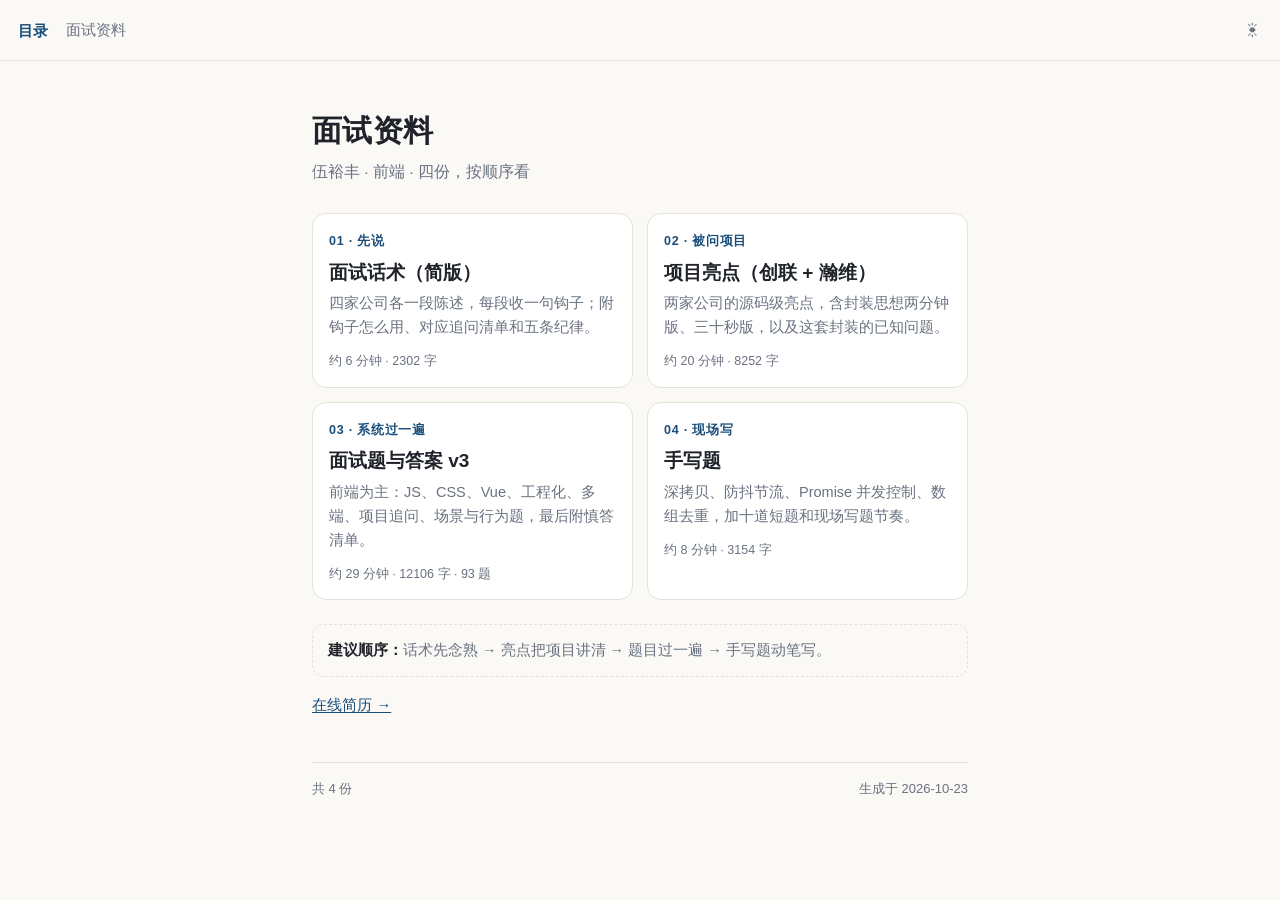
<file: index.html>
<!doctype html>
<html lang="zh-CN">
<head>
<meta charset="utf-8">
<meta name="viewport" content="width=device-width, initial-scale=1, viewport-fit=cover">
<meta name="format-detection" content="telephone=no">
<meta name="robots" content="noindex">
<meta name="theme-color" content="#faf9f6" media="(prefers-color-scheme: light)">
<meta name="theme-color" content="#14161a" media="(prefers-color-scheme: dark)">
<title>面试资料</title>
<link rel="icon" href="data:image/svg+xml,%3Csvg xmlns='http://www.w3.org/2000/svg' viewBox='0 0 64 64'%3E%3Crect width='64' height='64' rx='14' fill='%231a4e7a'/%3E%3Ctext x='32' y='43' font-size='32' text-anchor='middle' fill='white' font-family='sans-serif'%3E%E9%9D%A2%3C/text%3E%3C/svg%3E">
<link rel="stylesheet" href="assets/style.css">
</head>
<body class="is-index">
<div class="progress" id="progress"></div>
<header class="topbar">
  <a class="back" href="./index.html" aria-current="page">目录</a>
  <div class="topbar-title">面试资料</div>
  <button class="theme" id="themeBtn" type="button" aria-label="切换深浅色">◐</button>
</header>
<main class="wrap">
  <div class="hero">
    <h1>面试资料</h1>
    <p>伍裕丰 · 前端 · 四份，按顺序看</p>
  </div>
  <div class="cards">
    <a class="card" href="./huashu.html">
      <span class="k">01 · 先说</span>
      <h2>面试话术（简版）</h2>
      <p>四家公司各一段陈述，每段收一句钩子；附钩子怎么用、对应追问清单和五条纪律。</p>
      <span class="meta">约 6 分钟 · 2302 字</span>
    </a>
    <a class="card" href="./liangdian.html">
      <span class="k">02 · 被问项目</span>
      <h2>项目亮点（创联 + 瀚维）</h2>
      <p>两家公司的源码级亮点，含封装思想两分钟版、三十秒版，以及这套封装的已知问题。</p>
      <span class="meta">约 20 分钟 · 8252 字</span>
    </a>
    <a class="card" href="./timu.html">
      <span class="k">03 · 系统过一遍</span>
      <h2>面试题与答案 v3</h2>
      <p>前端为主：JS、CSS、Vue、工程化、多端、项目追问、场景与行为题，最后附慎答清单。</p>
      <span class="meta">约 29 分钟 · 12106 字 · 93 题</span>
    </a>
    <a class="card" href="./shouxie.html">
      <span class="k">04 · 现场写</span>
      <h2>手写题</h2>
      <p>深拷贝、防抖节流、Promise 并发控制、数组去重，加十道短题和现场写题节奏。</p>
      <span class="meta">约 8 分钟 · 3154 字</span>
    </a>
  </div>
  <p class="order"><b>建议顺序：</b>话术先念熟 → 亮点把项目讲清 → 题目过一遍 → 手写题动笔写。</p>
  <p class="resume-link"><a href="./resume/">在线简历 →</a></p>
  <footer class="foot">
    <span>共 4 份</span>
    <span>生成于 2026-10-23</span>
  </footer>
</main>
<button class="totop" id="toTop" type="button" aria-label="回到顶部">↑</button>
<script src="assets/app.js"></script>
</body>
</html>
</file>
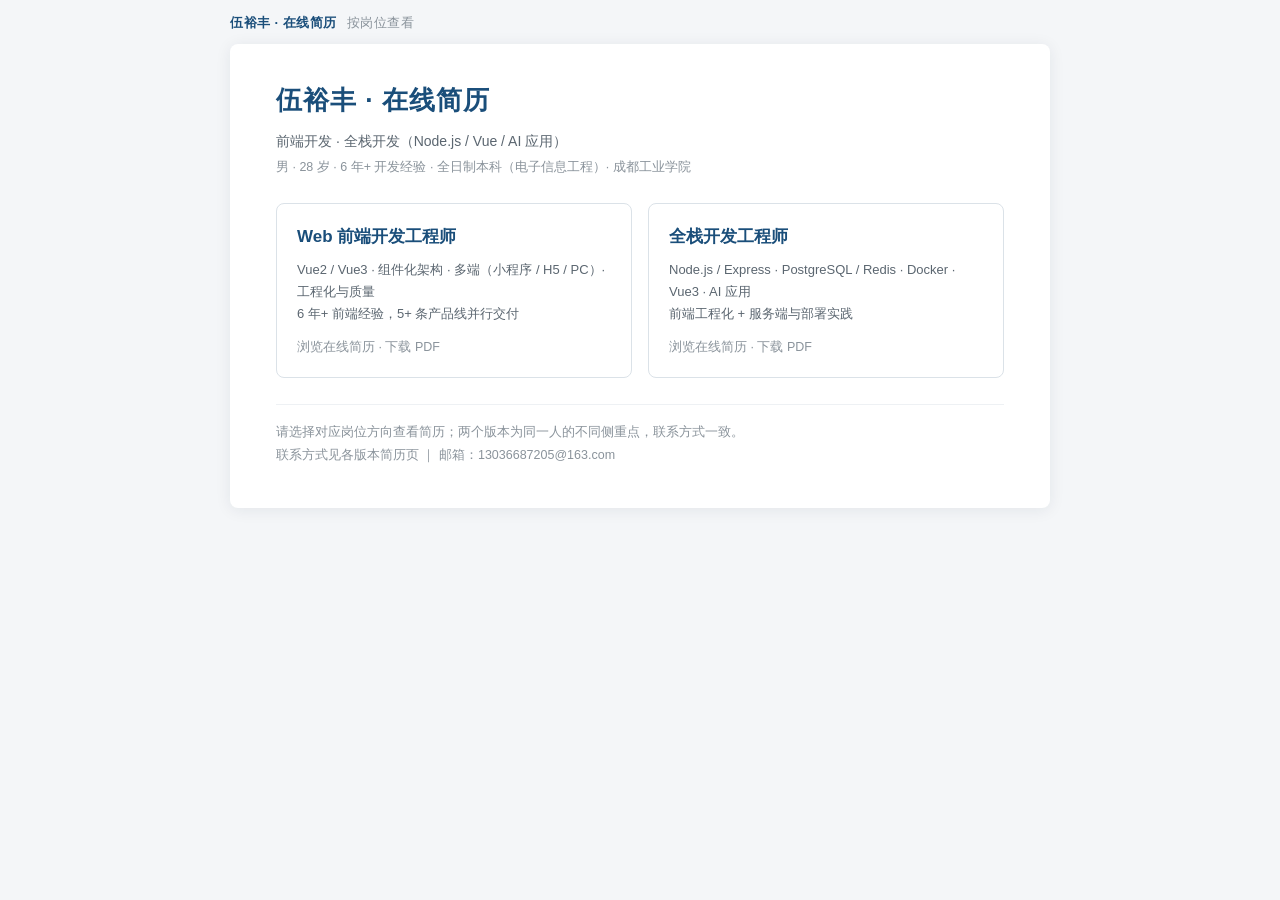
<file: resume/index.html>
<!DOCTYPE html>
<html lang="zh-CN">
<head>
<meta charset="UTF-8">
<meta name="viewport" content="width=device-width, initial-scale=1">
<title>伍裕丰 - 在线简历（选择岗位方向）</title>
<style>

  * { margin: 0; padding: 0; box-sizing: border-box; }
  @page { size: A4; margin: 0; }
  html { -webkit-print-color-adjust: exact; print-color-adjust: exact; }
  body {
    font-family: "Microsoft YaHei", "PingFang SC", "Noto Sans CJK SC", sans-serif;
    color: #2b2b2b;
    font-size: 9pt;
    line-height: 1.58;
    padding: 9mm 12mm 7mm 12mm;
  }
  .header { border-bottom: 2.2px solid #1a4e7a; padding-bottom: 6px; margin-bottom: 9px; }
  .name { font-size: 20pt; font-weight: 700; color: #1a4e7a; letter-spacing: 2px; }
  .sub { display: flex; flex-wrap: wrap; gap: 2px 14px; margin-top: 3px; font-size: 8.5pt; color: #444; }
  .intent { display: inline-block; background: #1a4e7a; color: #fff; padding: 1px 8px; border-radius: 2px; font-size: 8pt; margin-top: 4px; }

  .sec { margin-top: 8px; }
  .sec-title {
    font-size: 10.5pt; font-weight: 700; color: #1a4e7a;
    border-left: 4px solid #1a4e7a; padding-left: 6px; margin-bottom: 5px;
  }
  .skills { display: block; }
  .skill-item { width: 100%; padding: 2px 0; }
  .skill-item b { color: #1a4e7a; }

  .job { margin-bottom: 7px; }
  .job-head { display: flex; justify-content: space-between; align-items: baseline; }
  .job-title { font-size: 9.5pt; font-weight: 700; }
  .job-title .co { color: #1a4e7a; }
  .job-title .role { color: #666; font-weight: 400; font-size: 8.5pt; }
  .job-time { font-size: 8pt; color: #666; white-space: nowrap; }
  .job ul { margin-left: 14px; }
  .job li { margin: 2px 0; }

  .proj { margin-bottom: 7px; page-break-inside: avoid; }
  .proj-head { display: flex; justify-content: space-between; align-items: baseline; }
  .proj-title { font-size: 9.5pt; font-weight: 700; }
  .proj-time { font-size: 8pt; color: #666; white-space: nowrap; }
  .proj-tech { font-size: 8pt; color: #555; margin: 0.5px 0; }
  .proj-tech b { color: #1a4e7a; }
  .proj ul { margin-left: 14px; }
  .proj li { margin: 2px 0; }

  .edu { display: flex; justify-content: space-between; }
  .eval li { margin: 2px 0; }
  .eval { margin-left: 14px; }

  /* ===== 屏幕层（2026-10 由 DSH 添加；打印层保持原样） ===== */
  @media screen {
    body { font-size: 15px; line-height: 1.72; padding: 0 0 48px; background: #f4f6f8; color: #2b2b2b; }
    .toolbar {
      display: flex; justify-content: space-between; align-items: center; gap: 12px; flex-wrap: wrap;
      max-width: 820px; margin: 0 auto; padding: 12px 0 10px; font-size: 13px; color: #5b6670;
    }
    .toolbar .t-name { font-weight: 700; color: #1a4e7a; letter-spacing: .5px; }
    .toolbar .t-note { color: #8a939b; font-weight: 400; margin-left: 6px; }
    .toolbar a {
      display: inline-block; padding: 6px 13px; margin-left: 8px; border-radius: 4px; text-decoration: none;
      border: 1px solid #d3d9de; background: #fff; color: #1a4e7a; white-space: nowrap;
    }
    .toolbar a.primary { background: #1a4e7a; border-color: #1a4e7a; color: #fff; }
    .page {
      width: 100%; max-width: 820px; box-sizing: border-box; margin: 0 auto; padding: 34px 46px 40px;
      background: #fff; border-radius: 8px; box-shadow: 0 2px 16px rgba(24, 43, 61, .08);
    }
    .page .name { font-size: 30px; }
    .page .sec-title { font-size: 16.5px; margin-bottom: 8px; }
    .page .job-title, .page .proj-title { font-size: 15px; }
    .page .sub, .page .job-time, .page .proj-time, .page .proj-tech { font-size: 13px; }
    .page .intent { font-size: 12.5px; padding: 2px 10px; }
    .page .sec { margin-top: 18px; }
    .page .job, .page .proj { margin-bottom: 14px; }
    .page .job li, .page .proj li, .page .eval li { margin: 4px 0; }
    .page .job ul, .page .proj ul, .page .eval { margin-left: 20px; }
    .toolbar a:hover { border-color: #1a4e7a; }
  }
  @media screen and (max-width: 640px) {
    body { padding: 0 0 32px; }
    .toolbar { padding: 10px 14px 8px; }
    /* 宽度用 calc 扣掉左右边距，而不是靠 margin —— margin 不计入 width:100%，会横向溢出 10px（2026-10-09 实测抓到） */
    .page { width: calc(100% - 20px); max-width: none; margin: 0 auto; padding: 20px 16px 26px; border-radius: 6px; }
    .page .name { font-size: 24px; }
    .page .sec-title { font-size: 16px; }
    .page { font-size: 14.5px; }
    .page .sub { gap: 2px 10px; }
    /* 窄屏把「标题 + 时间」拆成上下两行：左右对挤会把公司名/职位捏碎（2026-10-09 移动端实测抓到） */
    .page .job-head, .page .proj-head, .page .edu { display: block; }
    .page .job-time, .page .proj-time { display: block; margin-top: 1px; }
    .page .job-title .role { display: block; font-size: 12.5px; margin-top: 1px; }
  }
  @media print {
    .toolbar { display: none !important; }
    .page { max-width: none; margin: 0; padding: 0; box-shadow: none; border-radius: 0; }
  }

  /* ===== 多岗位支持（2026-10-09 追加）===== */
  /* 注：曾试过在 @media print 里改 body padding 来把前端版从 3 页压回 2 页 —— 实测无效
     （原样式里的 body padding 仍胜出，浏览器算出来还是 9mm/12mm/7mm），已删除该规则。
     最终办法是**减内容**（技能栏 8→7 条、自我评价 5→4 条），文件末尾有说明。 */
  @media screen {
    .toolbar .nav a { border-color: transparent; background: transparent; color: #5b6670; padding: 6px 8px; }
    .toolbar .nav a:hover { color: #1a4e7a; text-decoration: underline; }
    .pick { max-width: 820px; margin: 0 auto; background: #fff; border-radius: 8px; padding: 34px 46px 40px; box-shadow: 0 2px 16px rgba(24,43,61,.08); }
    .pick h1 { font-size: 26px; color: #1a4e7a; letter-spacing: 1px; }
    .pick .lead { color: #5b6670; font-size: 14px; margin-top: 6px; }
    .pick .meta { color: #8a939b; font-size: 12.5px; margin-top: 4px; }
    .pick .cards { display: grid; grid-template-columns: 1fr 1fr; gap: 16px; margin: 24px 0 6px; }
    .pick .card { display: block; border: 1px solid #dbe2e8; border-radius: 8px; padding: 18px 20px 18px; text-decoration: none; color: inherit; transition: border-color .15s, box-shadow .15s; }
    .pick .card:hover { border-color: #1a4e7a; box-shadow: 0 4px 14px rgba(26,78,122,.12); }
    .pick .card .role { font-size: 17px; font-weight: 700; color: #1a4e7a; }
    .pick .card .hint { font-size: 13px; color: #5b6670; margin-top: 8px; line-height: 1.7; }
    .pick .card .files { font-size: 12.5px; color: #8a939b; margin-top: 12px; }
    .pick .foot { border-top: 1px solid #eef1f4; margin-top: 26px; padding-top: 16px; font-size: 12.5px; color: #8a939b; line-height: 1.9; }
  }
  @media screen and (max-width: 640px) {
    .pick { width: calc(100% - 20px); margin: 0 auto; padding: 20px 16px 26px; border-radius: 6px; }
    .pick h1 { font-size: 21px; }
    .pick .cards { grid-template-columns: 1fr; gap: 12px; }
  }
  @media print { .pick .cards { display: none; } }
</style>
</head>
<body>

<div class="toolbar">
  <div><span class="t-name">伍裕丰 · 在线简历 <span class="t-note">按岗位查看</span></span></div>
  <div class="nav"></div>
</div>

<div class="pick">
  <h1>伍裕丰 · 在线简历</h1>
  <div class="lead">前端开发 · 全栈开发（Node.js / Vue / AI 应用）</div>
  <div class="meta">男 · 28 岁 · 6 年+ 开发经验 · 全日制本科（电子信息工程）· 成都工业学院</div>

  <div class="cards">
    <a class="card" href="frontend/">
      <div class="role">Web 前端开发工程师</div>
      <div class="hint">Vue2 / Vue3 · 组件化架构 · 多端（小程序 / H5 / PC）· 工程化与质量<br>6 年+ 前端经验，5+ 条产品线并行交付</div>
      <div class="files">浏览在线简历 · 下载 PDF</div>
    </a>
    <a class="card" href="fullstack/">
      <div class="role">全栈开发工程师</div>
      <div class="hint">Node.js / Express · PostgreSQL / Redis · Docker · Vue3 · AI 应用<br>前端工程化 + 服务端与部署实践</div>
      <div class="files">浏览在线简历 · 下载 PDF</div>
    </a>
  </div>

  <div class="foot">
    请选择对应岗位方向查看简历；两个版本为同一人的不同侧重点，联系方式一致。<br>
    联系方式见各版本简历页 ｜ 邮箱：13036687205@163.com
  </div>
</div>

</body>
</html>
</file>
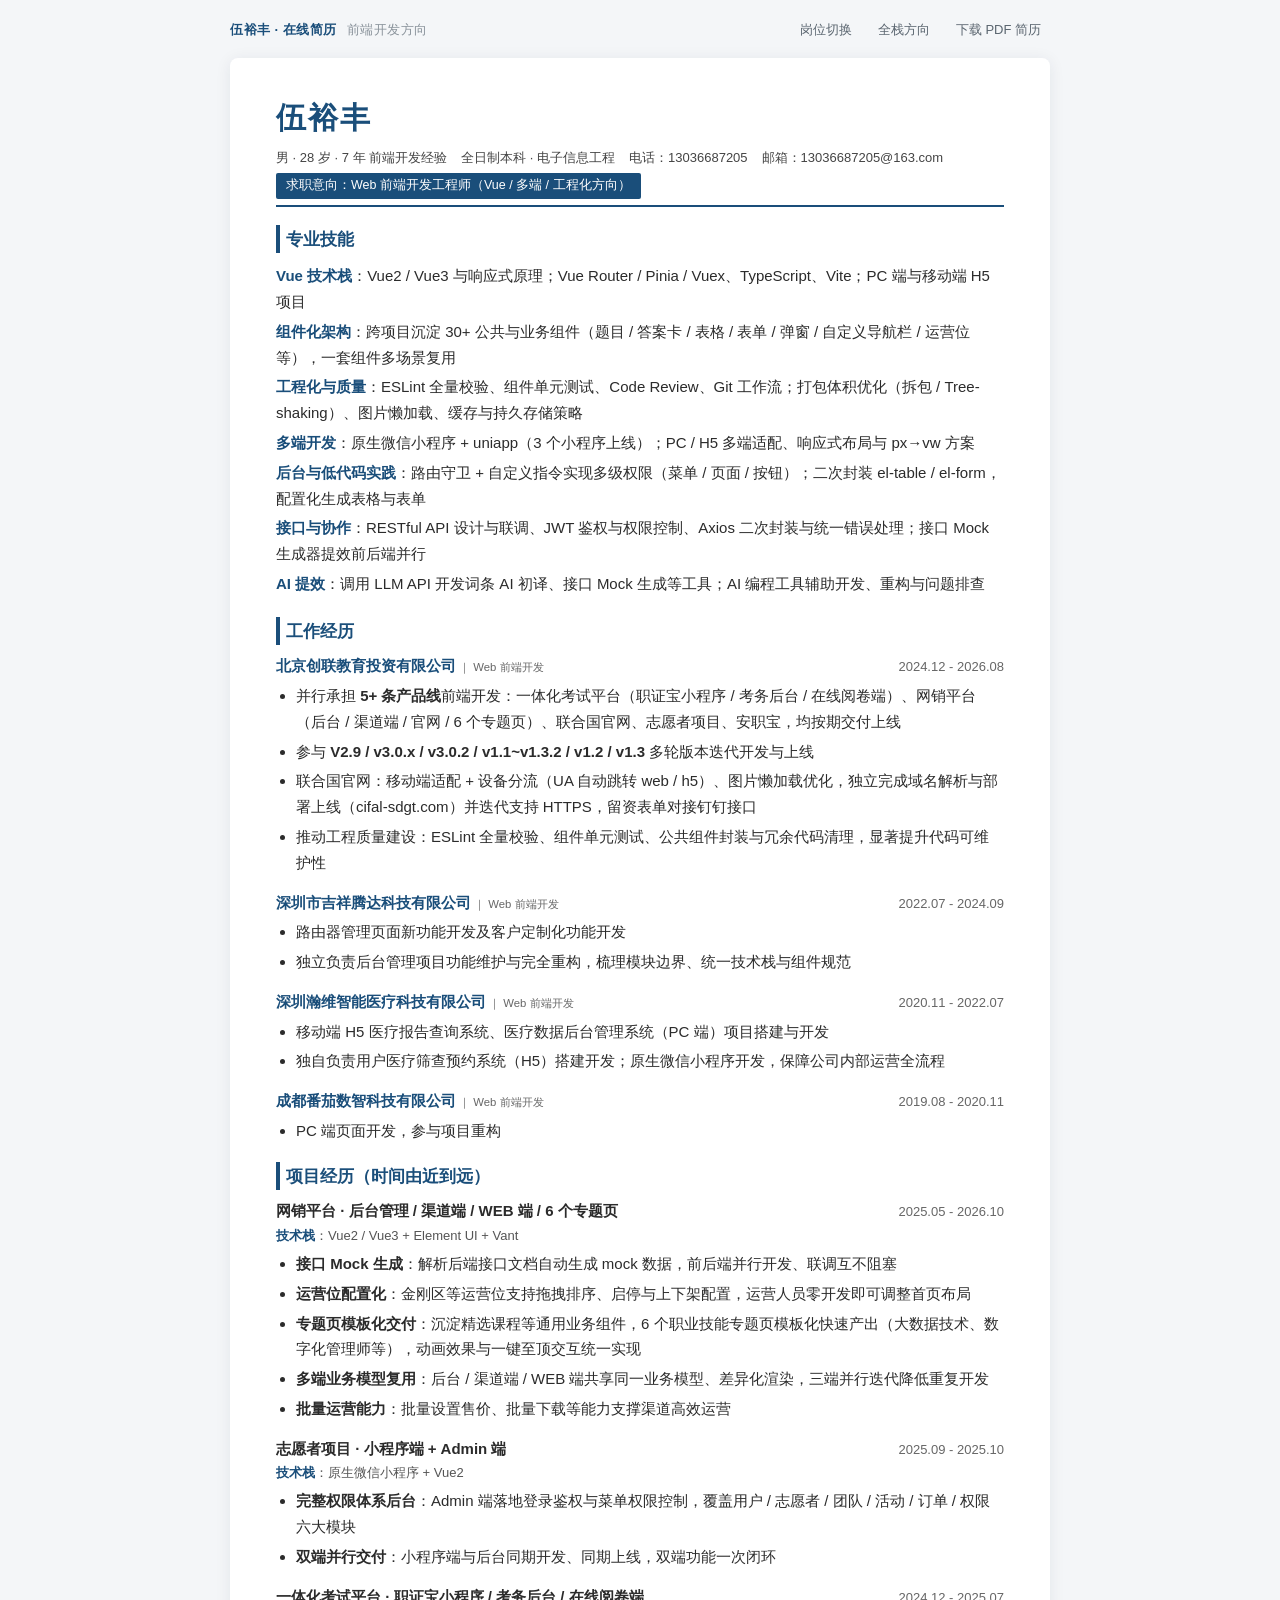
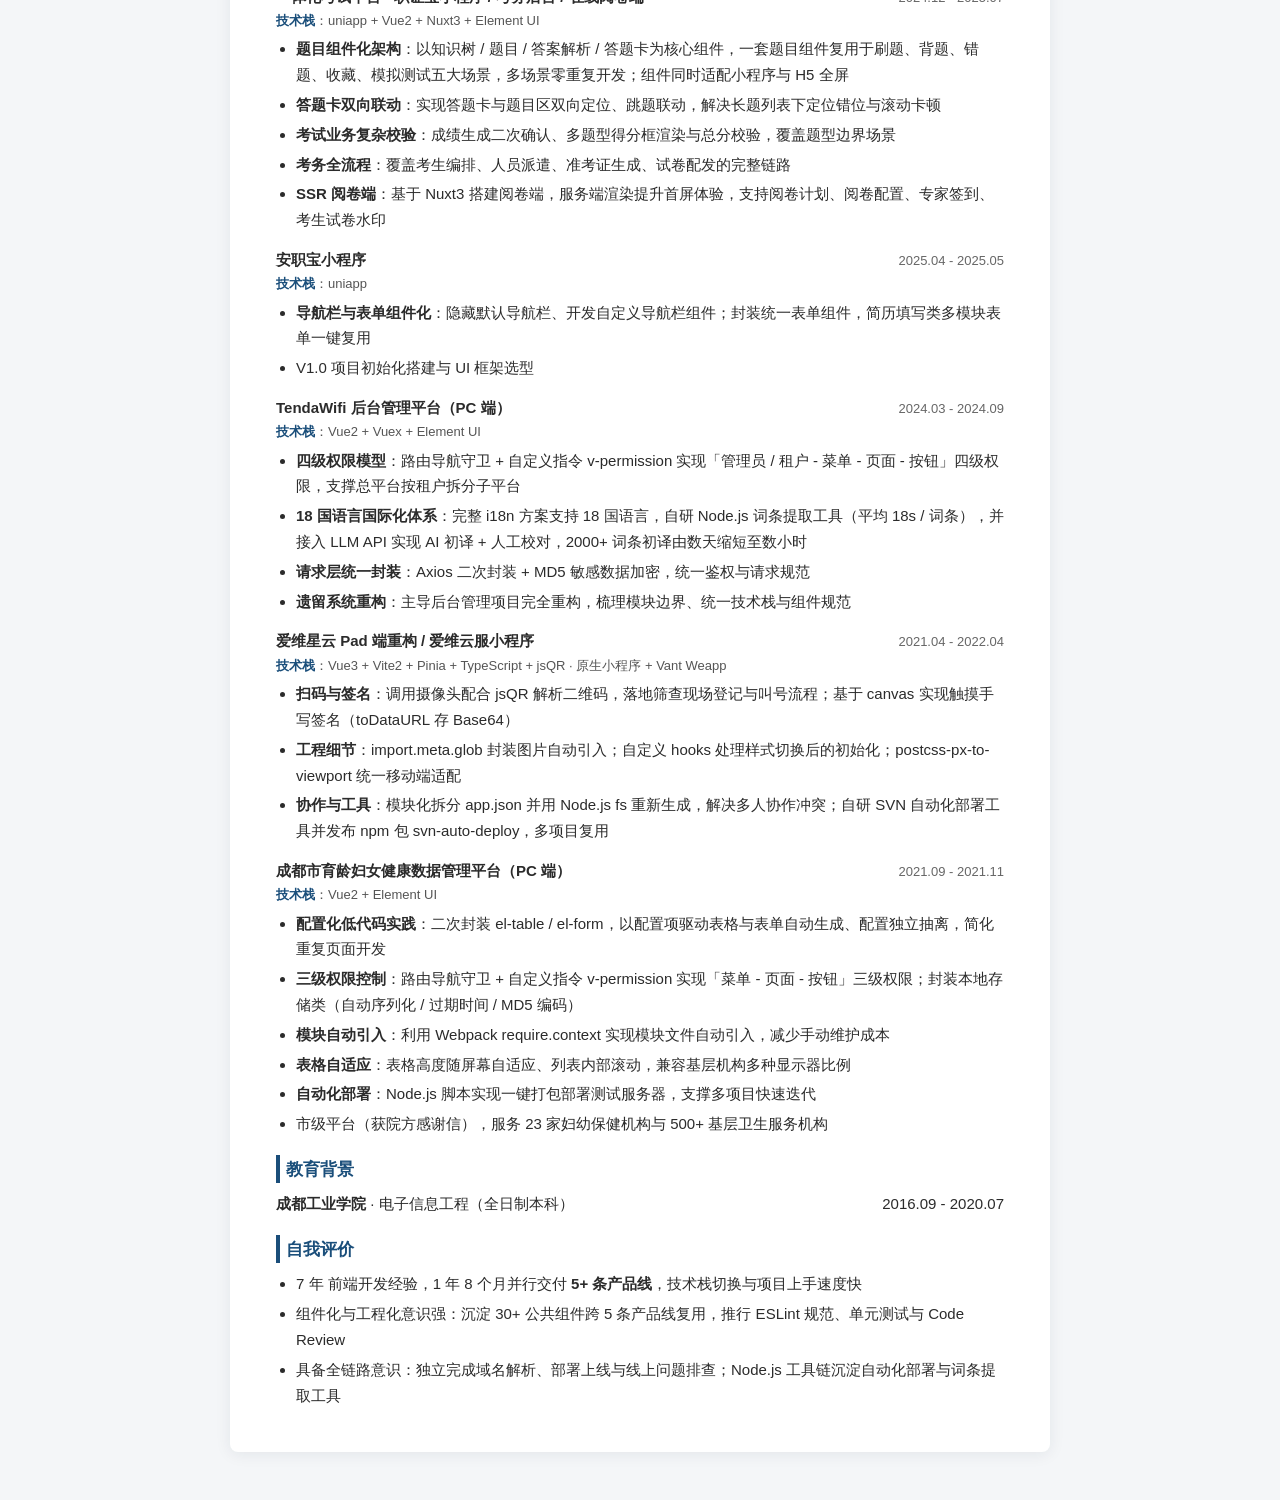
<file: resume/frontend/index.html>
<!DOCTYPE html>
<html lang="zh-CN">
<head>
<meta charset="UTF-8">
<meta name="viewport" content="width=device-width, initial-scale=1">
<title>伍裕丰 - Web 前端开发工程师</title>
<style>

  * { margin: 0; padding: 0; box-sizing: border-box; }
  @page { size: A4; margin: 0; }
  html { -webkit-print-color-adjust: exact; print-color-adjust: exact; }
  body {
    font-family: "Microsoft YaHei", "PingFang SC", "Noto Sans CJK SC", sans-serif;
    color: #2b2b2b;
    font-size: 9pt;
    line-height: 1.58;
    padding: 9mm 12mm 7mm 12mm;
  }
  .header { border-bottom: 2.2px solid #1a4e7a; padding-bottom: 6px; margin-bottom: 9px; }
  .name { font-size: 20pt; font-weight: 700; color: #1a4e7a; letter-spacing: 2px; }
  .sub { display: flex; flex-wrap: wrap; gap: 2px 14px; margin-top: 3px; font-size: 8.5pt; color: #444; }
  .intent { display: inline-block; background: #1a4e7a; color: #fff; padding: 1px 8px; border-radius: 2px; font-size: 8pt; margin-top: 4px; }

  .sec { margin-top: 8px; }
  .sec-title {
    font-size: 10.5pt; font-weight: 700; color: #1a4e7a;
    border-left: 4px solid #1a4e7a; padding-left: 6px; margin-bottom: 5px;
  }
  .skills { display: block; }
  .skill-item { width: 100%; padding: 2px 0; }
  .skill-item b { color: #1a4e7a; }

  .job { margin-bottom: 7px; }
  .job-head { display: flex; justify-content: space-between; align-items: baseline; }
  .job-title { font-size: 9.5pt; font-weight: 700; }
  .job-title .co { color: #1a4e7a; }
  .job-title .role { color: #666; font-weight: 400; font-size: 8.5pt; }
  .job-time { font-size: 8pt; color: #666; white-space: nowrap; }
  .job ul { margin-left: 14px; }
  .job li { margin: 2px 0; }

  .proj { margin-bottom: 7px; page-break-inside: avoid; }
  .proj-head { display: flex; justify-content: space-between; align-items: baseline; }
  .proj-title { font-size: 9.5pt; font-weight: 700; }
  .proj-time { font-size: 8pt; color: #666; white-space: nowrap; }
  .proj-tech { font-size: 8pt; color: #555; margin: 0.5px 0; }
  .proj-tech b { color: #1a4e7a; }
  .proj ul { margin-left: 14px; }
  .proj li { margin: 2px 0; }

  .edu { display: flex; justify-content: space-between; }
  .eval li { margin: 2px 0; }
  .eval { margin-left: 14px; }

  /* ===== 屏幕层（2026-10 由 DSH 添加；打印层保持原样） ===== */
  @media screen {
    body { font-size: 15px; line-height: 1.72; padding: 0 0 48px; background: #f4f6f8; color: #2b2b2b; }
    .toolbar {
      display: flex; justify-content: space-between; align-items: center; gap: 12px; flex-wrap: wrap;
      max-width: 820px; margin: 0 auto; padding: 12px 0 10px; font-size: 13px; color: #5b6670;
    }
    .toolbar .t-name { font-weight: 700; color: #1a4e7a; letter-spacing: .5px; }
    .toolbar .t-note { color: #8a939b; font-weight: 400; margin-left: 6px; }
    .toolbar a {
      display: inline-block; padding: 6px 13px; margin-left: 8px; border-radius: 4px; text-decoration: none;
      border: 1px solid #d3d9de; background: #fff; color: #1a4e7a; white-space: nowrap;
    }
    .toolbar a.primary { background: #1a4e7a; border-color: #1a4e7a; color: #fff; }
    .page {
      width: 100%; max-width: 820px; box-sizing: border-box; margin: 0 auto; padding: 34px 46px 40px;
      background: #fff; border-radius: 8px; box-shadow: 0 2px 16px rgba(24, 43, 61, .08);
    }
    .page .name { font-size: 30px; }
    .page .sec-title { font-size: 16.5px; margin-bottom: 8px; }
    .page .job-title, .page .proj-title { font-size: 15px; }
    .page .sub, .page .job-time, .page .proj-time, .page .proj-tech { font-size: 13px; }
    .page .intent { font-size: 12.5px; padding: 2px 10px; }
    .page .sec { margin-top: 18px; }
    .page .job, .page .proj { margin-bottom: 14px; }
    .page .job li, .page .proj li, .page .eval li { margin: 4px 0; }
    .page .job ul, .page .proj ul, .page .eval { margin-left: 20px; }
    .toolbar a:hover { border-color: #1a4e7a; }
  }
  @media screen and (max-width: 640px) {
    body { padding: 0 0 32px; }
    .toolbar { padding: 10px 14px 8px; }
    /* 宽度用 calc 扣掉左右边距，而不是靠 margin —— margin 不计入 width:100%，会横向溢出 10px（2026-10-09 实测抓到） */
    .page { width: calc(100% - 20px); max-width: none; margin: 0 auto; padding: 20px 16px 26px; border-radius: 6px; }
    .page .name { font-size: 24px; }
    .page .sec-title { font-size: 16px; }
    .page { font-size: 14.5px; }
    .page .sub { gap: 2px 10px; }
    /* 窄屏把「标题 + 时间」拆成上下两行：左右对挤会把公司名/职位捏碎（2026-10-09 移动端实测抓到） */
    .page .job-head, .page .proj-head, .page .edu { display: block; }
    .page .job-time, .page .proj-time { display: block; margin-top: 1px; }
    .page .job-title .role { display: block; font-size: 12.5px; margin-top: 1px; }
  }
  @media print {
    .toolbar { display: none !important; }
    .page { max-width: none; margin: 0; padding: 0; box-shadow: none; border-radius: 0; }
  }

  /* ===== 多岗位支持（2026-10-09 追加）===== */
  /* 注：曾试过在 @media print 里改 body padding 来把前端版从 3 页压回 2 页 —— 实测无效
     （原样式里的 body padding 仍胜出，浏览器算出来还是 9mm/12mm/7mm），已删除该规则。
     最终办法是**减内容**（技能栏 8→7 条、自我评价 5→4 条），文件末尾有说明。 */
  @media screen {
    .toolbar .nav a { border-color: transparent; background: transparent; color: #5b6670; padding: 6px 8px; }
    .toolbar .nav a:hover { color: #1a4e7a; text-decoration: underline; }
    .pick { max-width: 820px; margin: 0 auto; background: #fff; border-radius: 8px; padding: 34px 46px 40px; box-shadow: 0 2px 16px rgba(24,43,61,.08); }
    .pick h1 { font-size: 26px; color: #1a4e7a; letter-spacing: 1px; }
    .pick .lead { color: #5b6670; font-size: 14px; margin-top: 6px; }
    .pick .meta { color: #8a939b; font-size: 12.5px; margin-top: 4px; }
    .pick .cards { display: grid; grid-template-columns: 1fr 1fr; gap: 16px; margin: 24px 0 6px; }
    .pick .card { display: block; border: 1px solid #dbe2e8; border-radius: 8px; padding: 18px 20px 18px; text-decoration: none; color: inherit; transition: border-color .15s, box-shadow .15s; }
    .pick .card:hover { border-color: #1a4e7a; box-shadow: 0 4px 14px rgba(26,78,122,.12); }
    .pick .card .role { font-size: 17px; font-weight: 700; color: #1a4e7a; }
    .pick .card .hint { font-size: 13px; color: #5b6670; margin-top: 8px; line-height: 1.7; }
    .pick .card .files { font-size: 12.5px; color: #8a939b; margin-top: 12px; }
    .pick .foot { border-top: 1px solid #eef1f4; margin-top: 26px; padding-top: 16px; font-size: 12.5px; color: #8a939b; line-height: 1.9; }
  }
  @media screen and (max-width: 640px) {
    .pick { width: calc(100% - 20px); margin: 0 auto; padding: 20px 16px 26px; border-radius: 6px; }
    .pick h1 { font-size: 21px; }
    .pick .cards { grid-template-columns: 1fr; gap: 12px; }
  }
  @media print { .pick .cards { display: none; } }
</style>
</head>
<body>

<div class="toolbar">
  <div><span class="t-name">伍裕丰 · 在线简历 <span class="t-note">前端开发方向</span></span></div>
  <div class="nav"><a href="../">岗位切换</a><a href="../fullstack/">全栈方向</a><a class="primary" href="resume.pdf" download>下载 PDF 简历</a></div>
</div>

<div class="page">
<div class="header">
  <div class="name">伍裕丰</div>
  <div class="sub">
    <span>男 · 28 岁 · 7 年 前端开发经验</span>
    <span>全日制本科 · 电子信息工程</span>
    <span>电话：13036687205</span>
    <span>邮箱：13036687205@163.com</span>
  </div>
  <div class="intent">求职意向：Web 前端开发工程师（Vue / 多端 / 工程化方向）</div>
</div>

<div class="sec">
  <div class="sec-title">专业技能</div>
  <div class="skills">
    <div class="skill-item"><b>Vue 技术栈</b>：Vue2 / Vue3 与响应式原理；Vue Router / Pinia / Vuex、TypeScript、Vite；PC 端与移动端 H5 项目</div>
    <div class="skill-item"><b>组件化架构</b>：跨项目沉淀 30+ 公共与业务组件（题目 / 答案卡 / 表格 / 表单 / 弹窗 / 自定义导航栏 / 运营位等），一套组件多场景复用</div>
    <div class="skill-item"><b>工程化与质量</b>：ESLint 全量校验、组件单元测试、Code Review、Git 工作流；打包体积优化（拆包 / Tree-shaking）、图片懒加载、缓存与持久存储策略</div>
    <div class="skill-item"><b>多端开发</b>：原生微信小程序 + uniapp（3 个小程序上线）；PC / H5 多端适配、响应式布局与 px→vw 方案</div>
    <div class="skill-item"><b>后台与低代码实践</b>：路由守卫 + 自定义指令实现多级权限（菜单 / 页面 / 按钮）；二次封装 el-table / el-form，配置化生成表格与表单</div>
    <div class="skill-item"><b>接口与协作</b>：RESTful API 设计与联调、JWT 鉴权与权限控制、Axios 二次封装与统一错误处理；接口 Mock 生成器提效前后端并行</div>
    <div class="skill-item"><b>AI 提效</b>：调用 LLM API 开发词条 AI 初译、接口 Mock 生成等工具；AI 编程工具辅助开发、重构与问题排查</div>
  </div>
</div>

<div class="sec">
  <div class="sec-title">工作经历</div>

  <div class="job">
    <div class="job-head">
      <div class="job-title"><span class="co">北京创联教育投资有限公司</span><span class="role"> ｜ Web 前端开发</span></div>
      <div class="job-time">2024.12 - 2026.08</div>
    </div>
    <ul>
      <li>并行承担 <b>5+ 条产品线</b>前端开发：一体化考试平台（职证宝小程序 / 考务后台 / 在线阅卷端）、网销平台（后台 / 渠道端 / 官网 / 6 个专题页）、联合国官网、志愿者项目、安职宝，均按期交付上线</li>
      <li>参与 <b>V2.9 / v3.0.x / v3.0.2 / v1.1~v1.3.2 / v1.2 / v1.3</b> 多轮版本迭代开发与上线</li>
      <li>联合国官网：移动端适配 + 设备分流（UA 自动跳转 web / h5）、图片懒加载优化，独立完成域名解析与部署上线（cifal-sdgt.com）并迭代支持 HTTPS，留资表单对接钉钉接口</li>
      <li>推动工程质量建设：ESLint 全量校验、组件单元测试、公共组件封装与冗余代码清理，显著提升代码可维护性</li>
    </ul>
  </div>

  <div class="job">
    <div class="job-head">
      <div class="job-title"><span class="co">深圳市吉祥腾达科技有限公司</span><span class="role"> ｜ Web 前端开发</span></div>
      <div class="job-time">2022.07 - 2024.09</div>
    </div>
    <ul>
      <li>路由器管理页面新功能开发及客户定制化功能开发</li>
      <li>独立负责后台管理项目功能维护与完全重构，梳理模块边界、统一技术栈与组件规范</li>
    </ul>
  </div>

  <div class="job">
    <div class="job-head">
      <div class="job-title"><span class="co">深圳瀚维智能医疗科技有限公司</span><span class="role"> ｜ Web 前端开发</span></div>
      <div class="job-time">2020.11 - 2022.07</div>
    </div>
    <ul>
      <li>移动端 H5 医疗报告查询系统、医疗数据后台管理系统（PC 端）项目搭建与开发</li>
      <li>独自负责用户医疗筛查预约系统（H5）搭建开发；原生微信小程序开发，保障公司内部运营全流程</li>
    </ul>
  </div>

  <div class="job">
    <div class="job-head">
      <div class="job-title"><span class="co">成都番茄数智科技有限公司</span><span class="role"> ｜ Web 前端开发</span></div>
      <div class="job-time">2019.08 - 2020.11</div>
    </div>
    <ul>
      <li>PC 端页面开发，参与项目重构</li>
    </ul>
  </div>
</div>

<div class="sec">
  <div class="sec-title">项目经历（时间由近到远）</div>

<div class="proj">
    <div class="proj-head">
      <div class="proj-title">网销平台 · 后台管理 / 渠道端 / WEB 端 / 6 个专题页</div>
      <div class="proj-time">2025.05 - 2026.10</div>
    </div>
    <div class="proj-tech"><b>技术栈</b>：Vue2 / Vue3 + Element UI + Vant</div>
    <ul>
      <li><b>接口 Mock 生成</b>：解析后端接口文档自动生成 mock 数据，前后端并行开发、联调互不阻塞</li>
      <li><b>运营位配置化</b>：金刚区等运营位支持拖拽排序、启停与上下架配置，运营人员零开发即可调整首页布局</li>
      <li><b>专题页模板化交付</b>：沉淀精选课程等通用业务组件，6 个职业技能专题页模板化快速产出（大数据技术、数字化管理师等），动画效果与一键至顶交互统一实现</li>
      <li><b>多端业务模型复用</b>：后台 / 渠道端 / WEB 端共享同一业务模型、差异化渲染，三端并行迭代降低重复开发</li>
      <li><b>批量运营能力</b>：批量设置售价、批量下载等能力支撑渠道高效运营</li>
    </ul>
  </div>

<div class="proj">
    <div class="proj-head">
      <div class="proj-title">志愿者项目 · 小程序端 + Admin 端</div>
      <div class="proj-time">2025.09 - 2025.10</div>
    </div>
    <div class="proj-tech"><b>技术栈</b>：原生微信小程序 + Vue2</div>
    <ul>
      <li><b>完整权限体系后台</b>：Admin 端落地登录鉴权与菜单权限控制，覆盖用户 / 志愿者 / 团队 / 活动 / 订单 / 权限六大模块</li>
      <li><b>双端并行交付</b>：小程序端与后台同期开发、同期上线，双端功能一次闭环</li>
    </ul>
  </div>

<div class="proj">
    <div class="proj-head">
      <div class="proj-title">一体化考试平台 · 职证宝小程序 / 考务后台 / 在线阅卷端</div>
      <div class="proj-time">2024.12 - 2025.07</div>
    </div>
    <div class="proj-tech"><b>技术栈</b>：uniapp + Vue2 + Nuxt3 + Element UI</div>
    <ul>
      <li><b>题目组件化架构</b>：以知识树 / 题目 / 答案解析 / 答题卡为核心组件，一套题目组件复用于刷题、背题、错题、收藏、模拟测试五大场景，多场景零重复开发；组件同时适配小程序与 H5 全屏</li>
      <li><b>答题卡双向联动</b>：实现答题卡与题目区双向定位、跳题联动，解决长题列表下定位错位与滚动卡顿</li>
      <li><b>考试业务复杂校验</b>：成绩生成二次确认、多题型得分框渲染与总分校验，覆盖题型边界场景</li>
      <li><b>考务全流程</b>：覆盖考生编排、人员派遣、准考证生成、试卷配发的完整链路</li>
      <li><b>SSR 阅卷端</b>：基于 Nuxt3 搭建阅卷端，服务端渲染提升首屏体验，支持阅卷计划、阅卷配置、专家签到、考生试卷水印</li>
    </ul>
  </div>

<div class="proj">
    <div class="proj-head">
      <div class="proj-title">安职宝小程序</div>
      <div class="proj-time">2025.04 - 2025.05</div>
    </div>
    <div class="proj-tech"><b>技术栈</b>：uniapp</div>
    <ul>
      <li><b>导航栏与表单组件化</b>：隐藏默认导航栏、开发自定义导航栏组件；封装统一表单组件，简历填写类多模块表单一键复用</li>
      <li>V1.0 项目初始化搭建与 UI 框架选型</li>
    </ul>
  </div>

<div class="proj">
    <div class="proj-head">
      <div class="proj-title">TendaWifi 后台管理平台（PC 端）</div>
      <div class="proj-time">2024.03 - 2024.09</div>
    </div>
    <div class="proj-tech"><b>技术栈</b>：Vue2 + Vuex + Element UI</div>
    <ul>
      <li><b>四级权限模型</b>：路由导航守卫 + 自定义指令 v-permission 实现「管理员 / 租户 - 菜单 - 页面 - 按钮」四级权限，支撑总平台按租户拆分子平台</li>
      <li><b>18 国语言国际化体系</b>：完整 i18n 方案支持 18 国语言，自研 Node.js 词条提取工具（平均 18s / 词条），并接入 LLM API 实现 AI 初译 + 人工校对，2000+ 词条初译由数天缩短至数小时</li>
      <li><b>请求层统一封装</b>：Axios 二次封装 + MD5 敏感数据加密，统一鉴权与请求规范</li>
      <li><b>遗留系统重构</b>：主导后台管理项目完全重构，梳理模块边界、统一技术栈与组件规范</li>
    </ul>
  </div>

<div class="proj">
    <div class="proj-head">
      <div class="proj-title">爱维星云 Pad 端重构 / 爱维云服小程序</div>
      <div class="proj-time">2021.04 - 2022.04</div>
    </div>
    <div class="proj-tech"><b>技术栈</b>：Vue3 + Vite2 + Pinia + TypeScript + jsQR · 原生小程序 + Vant Weapp</div>
    <ul>
      <li><b>扫码与签名</b>：调用摄像头配合 jsQR 解析二维码，落地筛查现场登记与叫号流程；基于 canvas 实现触摸手写签名（toDataURL 存 Base64）</li>
      <li><b>工程细节</b>：import.meta.glob 封装图片自动引入；自定义 hooks 处理样式切换后的初始化；postcss-px-to-viewport 统一移动端适配</li>
      <li><b>协作与工具</b>：模块化拆分 app.json 并用 Node.js fs 重新生成，解决多人协作冲突；自研 SVN 自动化部署工具并发布 npm 包 svn-auto-deploy，多项目复用</li>
    </ul>
  </div>

<div class="proj">
    <div class="proj-head">
      <div class="proj-title">成都市育龄妇女健康数据管理平台（PC 端）</div>
      <div class="proj-time">2021.09 - 2021.11</div>
    </div>
    <div class="proj-tech"><b>技术栈</b>：Vue2 + Element UI</div>
    <ul>
      <li><b>配置化低代码实践</b>：二次封装 el-table / el-form，以配置项驱动表格与表单自动生成、配置独立抽离，简化重复页面开发</li>
      <li><b>三级权限控制</b>：路由导航守卫 + 自定义指令 v-permission 实现「菜单 - 页面 - 按钮」三级权限；封装本地存储类（自动序列化 / 过期时间 / MD5 编码）</li>
      <li><b>模块自动引入</b>：利用 Webpack require.context 实现模块文件自动引入，减少手动维护成本</li>
      <li><b>表格自适应</b>：表格高度随屏幕自适应、列表内部滚动，兼容基层机构多种显示器比例</li>
      <li><b>自动化部署</b>：Node.js 脚本实现一键打包部署测试服务器，支撑多项目快速迭代</li>
      <li>市级平台（获院方感谢信），服务 23 家妇幼保健机构与 500+ 基层卫生服务机构</li>
    </ul>
  </div>
</div>

<div class="sec">
  <div class="sec-title">教育背景</div>
  <div class="edu">
    <div><b>成都工业学院</b> · 电子信息工程（全日制本科）</div>
    <div>2016.09 - 2020.07</div>
  </div>
</div>

<div class="sec">
  <div class="sec-title">自我评价</div>
  <ul class="eval">
    <li>7 年 前端开发经验，1 年 8 个月并行交付 <b>5+ 条产品线</b>，技术栈切换与项目上手速度快</li>
    <li>组件化与工程化意识强：沉淀 30+ 公共组件跨 5 条产品线复用，推行 ESLint 规范、单元测试与 Code Review</li>
    <li>具备全链路意识：独立完成域名解析、部署上线与线上问题排查；Node.js 工具链沉淀自动化部署与词条提取工具</li>
  </ul>
</div>
</div>

</body>
</html>
</file>
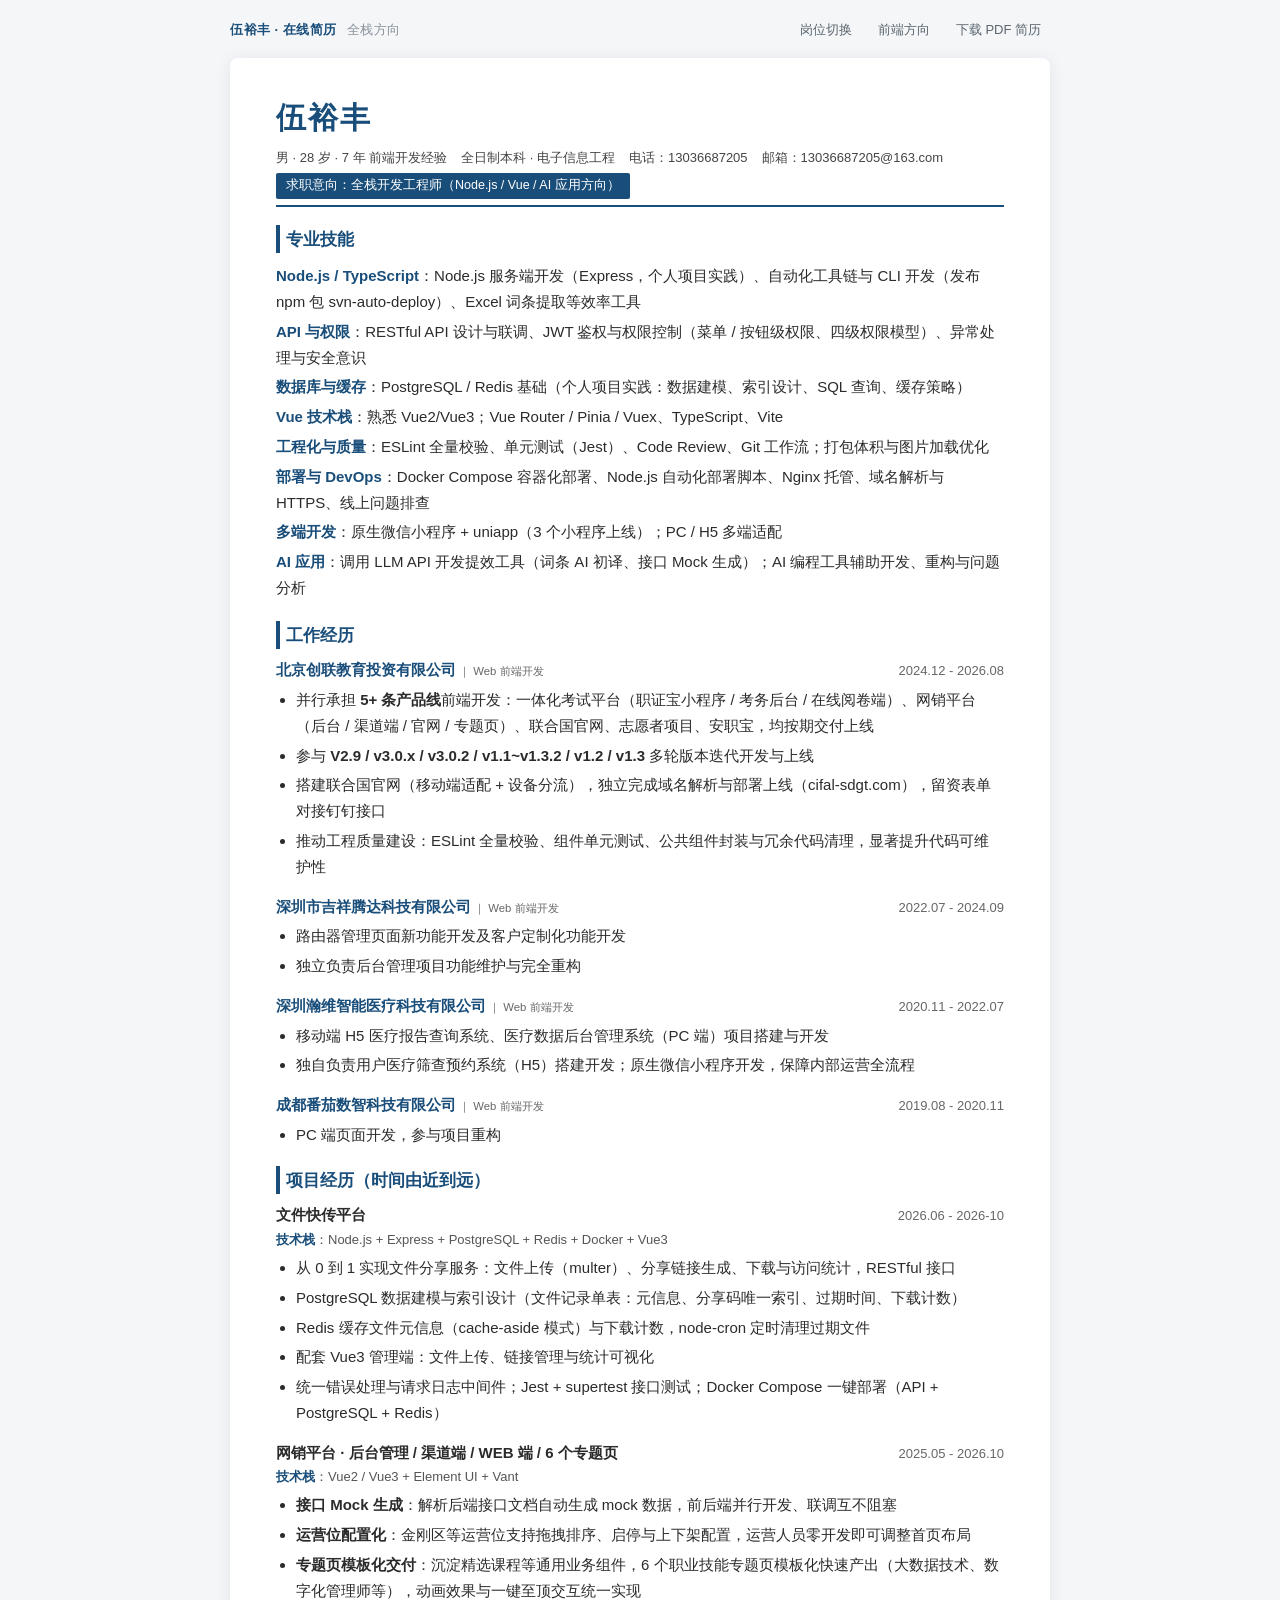
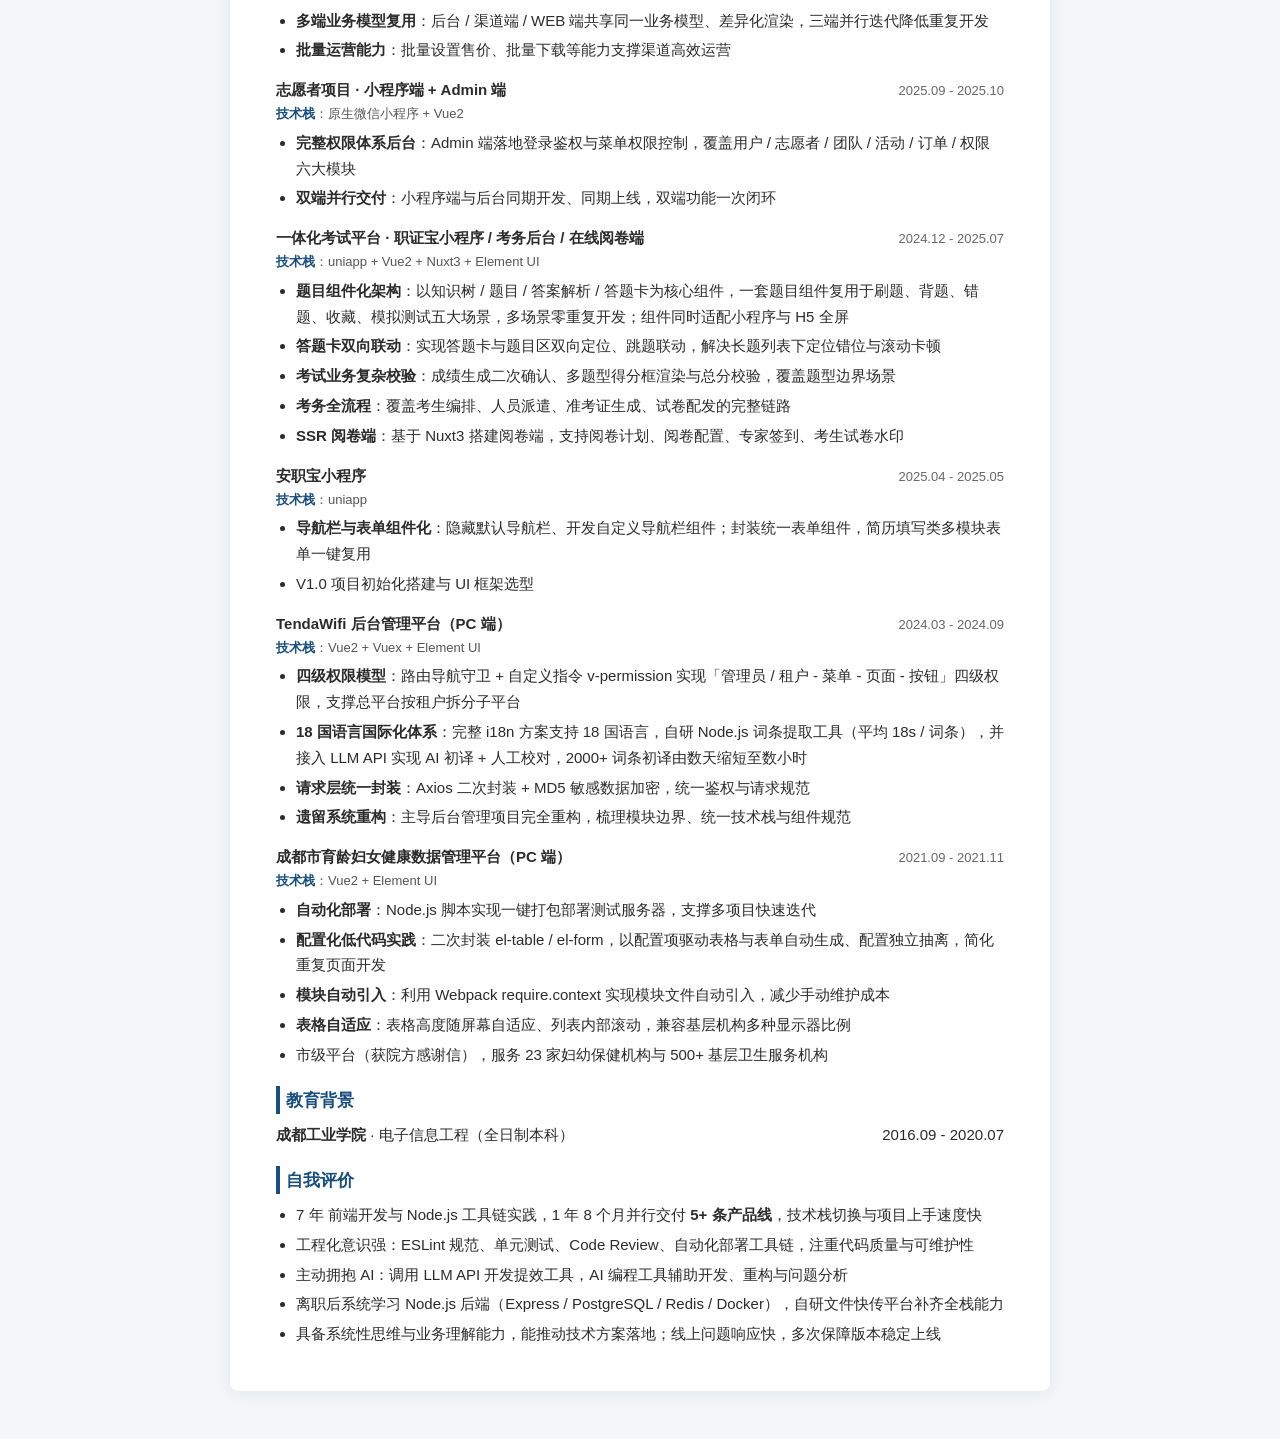
<file: resume/fullstack/index.html>
<!DOCTYPE html>
<html lang="zh-CN">
<head>
<meta charset="UTF-8">
<meta name="viewport" content="width=device-width, initial-scale=1">
<title>伍裕丰 - 全栈开发工程师（Node.js / Vue / AI 应用）</title>
<style>

  * { margin: 0; padding: 0; box-sizing: border-box; }
  @page { size: A4; margin: 0; }
  html { -webkit-print-color-adjust: exact; print-color-adjust: exact; }
  body {
    font-family: "Microsoft YaHei", "PingFang SC", "Noto Sans CJK SC", sans-serif;
    color: #2b2b2b;
    font-size: 9pt;
    line-height: 1.58;
    padding: 9mm 12mm 7mm 12mm;
  }
  .header { border-bottom: 2.2px solid #1a4e7a; padding-bottom: 6px; margin-bottom: 9px; }
  .name { font-size: 20pt; font-weight: 700; color: #1a4e7a; letter-spacing: 2px; }
  .sub { display: flex; flex-wrap: wrap; gap: 2px 14px; margin-top: 3px; font-size: 8.5pt; color: #444; }
  .intent { display: inline-block; background: #1a4e7a; color: #fff; padding: 1px 8px; border-radius: 2px; font-size: 8pt; margin-top: 4px; }

  .sec { margin-top: 8px; }
  .sec-title {
    font-size: 10.5pt; font-weight: 700; color: #1a4e7a;
    border-left: 4px solid #1a4e7a; padding-left: 6px; margin-bottom: 5px;
  }
  .skills { display: block; }
  .skill-item { width: 100%; padding: 2px 0; }
  .skill-item b { color: #1a4e7a; }

  .job { margin-bottom: 7px; }
  .job-head { display: flex; justify-content: space-between; align-items: baseline; }
  .job-title { font-size: 9.5pt; font-weight: 700; }
  .job-title .co { color: #1a4e7a; }
  .job-title .role { color: #666; font-weight: 400; font-size: 8.5pt; }
  .job-time { font-size: 8pt; color: #666; white-space: nowrap; }
  .job ul { margin-left: 14px; }
  .job li { margin: 2px 0; }

  .proj { margin-bottom: 7px; page-break-inside: avoid; }
  .proj-head { display: flex; justify-content: space-between; align-items: baseline; }
  .proj-title { font-size: 9.5pt; font-weight: 700; }
  .proj-time { font-size: 8pt; color: #666; white-space: nowrap; }
  .proj-tech { font-size: 8pt; color: #555; margin: 0.5px 0; }
  .proj-tech b { color: #1a4e7a; }
  .proj ul { margin-left: 14px; }
  .proj li { margin: 2px 0; }

  .edu { display: flex; justify-content: space-between; }
  .eval li { margin: 2px 0; }
  .eval { margin-left: 14px; }

  /* ===== 屏幕层（2026-10 由 DSH 添加；打印层保持原样） ===== */
  @media screen {
    body { font-size: 15px; line-height: 1.72; padding: 0 0 48px; background: #f4f6f8; color: #2b2b2b; }
    .toolbar {
      display: flex; justify-content: space-between; align-items: center; gap: 12px; flex-wrap: wrap;
      max-width: 820px; margin: 0 auto; padding: 12px 0 10px; font-size: 13px; color: #5b6670;
    }
    .toolbar .t-name { font-weight: 700; color: #1a4e7a; letter-spacing: .5px; }
    .toolbar .t-note { color: #8a939b; font-weight: 400; margin-left: 6px; }
    .toolbar a {
      display: inline-block; padding: 6px 13px; margin-left: 8px; border-radius: 4px; text-decoration: none;
      border: 1px solid #d3d9de; background: #fff; color: #1a4e7a; white-space: nowrap;
    }
    .toolbar a.primary { background: #1a4e7a; border-color: #1a4e7a; color: #fff; }
    .page {
      width: 100%; max-width: 820px; box-sizing: border-box; margin: 0 auto; padding: 34px 46px 40px;
      background: #fff; border-radius: 8px; box-shadow: 0 2px 16px rgba(24, 43, 61, .08);
    }
    .page .name { font-size: 30px; }
    .page .sec-title { font-size: 16.5px; margin-bottom: 8px; }
    .page .job-title, .page .proj-title { font-size: 15px; }
    .page .sub, .page .job-time, .page .proj-time, .page .proj-tech { font-size: 13px; }
    .page .intent { font-size: 12.5px; padding: 2px 10px; }
    .page .sec { margin-top: 18px; }
    .page .job, .page .proj { margin-bottom: 14px; }
    .page .job li, .page .proj li, .page .eval li { margin: 4px 0; }
    .page .job ul, .page .proj ul, .page .eval { margin-left: 20px; }
    .toolbar a:hover { border-color: #1a4e7a; }
  }
  @media screen and (max-width: 640px) {
    body { padding: 0 0 32px; }
    .toolbar { padding: 10px 14px 8px; }
    /* 宽度用 calc 扣掉左右边距，而不是靠 margin —— margin 不计入 width:100%，会横向溢出 10px（2026-10-09 实测抓到） */
    .page { width: calc(100% - 20px); max-width: none; margin: 0 auto; padding: 20px 16px 26px; border-radius: 6px; }
    .page .name { font-size: 24px; }
    .page .sec-title { font-size: 16px; }
    .page { font-size: 14.5px; }
    .page .sub { gap: 2px 10px; }
    /* 窄屏把「标题 + 时间」拆成上下两行：左右对挤会把公司名/职位捏碎（2026-10-09 移动端实测抓到） */
    .page .job-head, .page .proj-head, .page .edu { display: block; }
    .page .job-time, .page .proj-time { display: block; margin-top: 1px; }
    .page .job-title .role { display: block; font-size: 12.5px; margin-top: 1px; }
  }
  @media print {
    .toolbar { display: none !important; }
    .page { max-width: none; margin: 0; padding: 0; box-shadow: none; border-radius: 0; }
  }

  /* ===== 多岗位支持（2026-10-09 追加）===== */
  /* 注：曾试过在 @media print 里改 body padding 来把前端版从 3 页压回 2 页 —— 实测无效
     （原样式里的 body padding 仍胜出，浏览器算出来还是 9mm/12mm/7mm），已删除该规则。
     最终办法是**减内容**（技能栏 8→7 条、自我评价 5→4 条），文件末尾有说明。 */
  @media screen {
    .toolbar .nav a { border-color: transparent; background: transparent; color: #5b6670; padding: 6px 8px; }
    .toolbar .nav a:hover { color: #1a4e7a; text-decoration: underline; }
    .pick { max-width: 820px; margin: 0 auto; background: #fff; border-radius: 8px; padding: 34px 46px 40px; box-shadow: 0 2px 16px rgba(24,43,61,.08); }
    .pick h1 { font-size: 26px; color: #1a4e7a; letter-spacing: 1px; }
    .pick .lead { color: #5b6670; font-size: 14px; margin-top: 6px; }
    .pick .meta { color: #8a939b; font-size: 12.5px; margin-top: 4px; }
    .pick .cards { display: grid; grid-template-columns: 1fr 1fr; gap: 16px; margin: 24px 0 6px; }
    .pick .card { display: block; border: 1px solid #dbe2e8; border-radius: 8px; padding: 18px 20px 18px; text-decoration: none; color: inherit; transition: border-color .15s, box-shadow .15s; }
    .pick .card:hover { border-color: #1a4e7a; box-shadow: 0 4px 14px rgba(26,78,122,.12); }
    .pick .card .role { font-size: 17px; font-weight: 700; color: #1a4e7a; }
    .pick .card .hint { font-size: 13px; color: #5b6670; margin-top: 8px; line-height: 1.7; }
    .pick .card .files { font-size: 12.5px; color: #8a939b; margin-top: 12px; }
    .pick .foot { border-top: 1px solid #eef1f4; margin-top: 26px; padding-top: 16px; font-size: 12.5px; color: #8a939b; line-height: 1.9; }
  }
  @media screen and (max-width: 640px) {
    .pick { width: calc(100% - 20px); margin: 0 auto; padding: 20px 16px 26px; border-radius: 6px; }
    .pick h1 { font-size: 21px; }
    .pick .cards { grid-template-columns: 1fr; gap: 12px; }
  }
  @media print { .pick .cards { display: none; } }
</style>
</head>
<body>

<div class="toolbar">
  <div><span class="t-name">伍裕丰 · 在线简历 <span class="t-note">全栈方向</span></span></div>
  <div class="nav"><a href="../">岗位切换</a><a href="../frontend/">前端方向</a><a class="primary" href="resume.pdf" download>下载 PDF 简历</a></div>
</div>

<div class="page">
<div class="header">
  <div class="name">伍裕丰</div>
  <div class="sub">
    <span>男 · 28 岁 · 7 年 前端开发经验</span>
    <span>全日制本科 · 电子信息工程</span>
    <span>电话：13036687205</span>
    <span>邮箱：13036687205@163.com</span>
  </div>
  <div class="intent">求职意向：全栈开发工程师（Node.js / Vue / AI 应用方向）</div>
</div>

<div class="sec">
  <div class="sec-title">专业技能</div>
  <div class="skills">
    <div class="skill-item"><b>Node.js / TypeScript</b>：Node.js 服务端开发（Express，个人项目实践）、自动化工具链与 CLI 开发（发布 npm 包 svn-auto-deploy）、Excel 词条提取等效率工具</div>
    <div class="skill-item"><b>API 与权限</b>：RESTful API 设计与联调、JWT 鉴权与权限控制（菜单 / 按钮级权限、四级权限模型）、异常处理与安全意识</div>
    <div class="skill-item"><b>数据库与缓存</b>：PostgreSQL / Redis 基础（个人项目实践：数据建模、索引设计、SQL 查询、缓存策略）</div>
    <div class="skill-item"><b>Vue 技术栈</b>：熟悉 Vue2/Vue3；Vue Router / Pinia / Vuex、TypeScript、Vite</div>
    <div class="skill-item"><b>工程化与质量</b>：ESLint 全量校验、单元测试（Jest）、Code Review、Git 工作流；打包体积与图片加载优化</div>
    <div class="skill-item"><b>部署与 DevOps</b>：Docker Compose 容器化部署、Node.js 自动化部署脚本、Nginx 托管、域名解析与 HTTPS、线上问题排查</div>
    <div class="skill-item"><b>多端开发</b>：原生微信小程序 + uniapp（3 个小程序上线）；PC / H5 多端适配</div>
    <div class="skill-item"><b>AI 应用</b>：调用 LLM API 开发提效工具（词条 AI 初译、接口 Mock 生成）；AI 编程工具辅助开发、重构与问题分析</div>
  </div>
</div>

<div class="sec">
  <div class="sec-title">工作经历</div>

  <div class="job">
    <div class="job-head">
      <div class="job-title"><span class="co">北京创联教育投资有限公司</span><span class="role"> ｜ Web 前端开发</span></div>
      <div class="job-time">2024.12 - 2026.08</div>
    </div>
    <ul>
      <li>并行承担 <b>5+ 条产品线</b>前端开发：一体化考试平台（职证宝小程序 / 考务后台 / 在线阅卷端）、网销平台（后台 / 渠道端 / 官网 / 专题页）、联合国官网、志愿者项目、安职宝，均按期交付上线</li>
      <li>参与 <b>V2.9 / v3.0.x / v3.0.2 / v1.1~v1.3.2 / v1.2 / v1.3</b> 多轮版本迭代开发与上线</li>
      <li>搭建联合国官网（移动端适配 + 设备分流），独立完成域名解析与部署上线（cifal-sdgt.com），留资表单对接钉钉接口</li>
      <li>推动工程质量建设：ESLint 全量校验、组件单元测试、公共组件封装与冗余代码清理，显著提升代码可维护性</li>
    </ul>
  </div>

  <div class="job">
    <div class="job-head">
      <div class="job-title"><span class="co">深圳市吉祥腾达科技有限公司</span><span class="role"> ｜ Web 前端开发</span></div>
      <div class="job-time">2022.07 - 2024.09</div>
    </div>
    <ul>
      <li>路由器管理页面新功能开发及客户定制化功能开发</li>
      <li>独立负责后台管理项目功能维护与完全重构</li>
    </ul>
  </div>

  <div class="job">
    <div class="job-head">
      <div class="job-title"><span class="co">深圳瀚维智能医疗科技有限公司</span><span class="role"> ｜ Web 前端开发</span></div>
      <div class="job-time">2020.11 - 2022.07</div>
    </div>
    <ul>
      <li>移动端 H5 医疗报告查询系统、医疗数据后台管理系统（PC 端）项目搭建与开发</li>
      <li>独自负责用户医疗筛查预约系统（H5）搭建开发；原生微信小程序开发，保障内部运营全流程</li>
    </ul>
  </div>

  <div class="job">
    <div class="job-head">
      <div class="job-title"><span class="co">成都番茄数智科技有限公司</span><span class="role"> ｜ Web 前端开发</span></div>
      <div class="job-time">2019.08 - 2020.11</div>
    </div>
    <ul>
      <li>PC 端页面开发，参与项目重构</li>
    </ul>
  </div>
</div>

<div class="sec">
  <div class="sec-title">项目经历（时间由近到远）</div>

  <div class="proj">
    <div class="proj-head">
      <div class="proj-title">文件快传平台</div>
      <div class="proj-time">2026.06 - 2026-10</div>
    </div>
    <div class="proj-tech"><b>技术栈</b>：Node.js + Express + PostgreSQL + Redis + Docker + Vue3</div>
    <ul>
      <li>从 0 到 1 实现文件分享服务：文件上传（multer）、分享链接生成、下载与访问统计，RESTful 接口</li>
      <li>PostgreSQL 数据建模与索引设计（文件记录单表：元信息、分享码唯一索引、过期时间、下载计数）</li>
      <li>Redis 缓存文件元信息（cache-aside 模式）与下载计数，node-cron 定时清理过期文件</li>
      <li>配套 Vue3 管理端：文件上传、链接管理与统计可视化</li>
      <li>统一错误处理与请求日志中间件；Jest + supertest 接口测试；Docker Compose 一键部署（API + PostgreSQL + Redis）</li>
    </ul>
  </div>

  <div class="proj">
    <div class="proj-head">
      <div class="proj-title">网销平台 · 后台管理 / 渠道端 / WEB 端 / 6 个专题页</div>
      <div class="proj-time">2025.05 - 2026.10</div>
    </div>
    <div class="proj-tech"><b>技术栈</b>：Vue2 / Vue3 + Element UI + Vant</div>
    <ul>
      <li><b>接口 Mock 生成</b>：解析后端接口文档自动生成 mock 数据，前后端并行开发、联调互不阻塞</li>
      <li><b>运营位配置化</b>：金刚区等运营位支持拖拽排序、启停与上下架配置，运营人员零开发即可调整首页布局</li>
      <li><b>专题页模板化交付</b>：沉淀精选课程等通用业务组件，6 个职业技能专题页模板化快速产出（大数据技术、数字化管理师等），动画效果与一键至顶交互统一实现</li>
      <li><b>多端业务模型复用</b>：后台 / 渠道端 / WEB 端共享同一业务模型、差异化渲染，三端并行迭代降低重复开发</li>
      <li><b>批量运营能力</b>：批量设置售价、批量下载等能力支撑渠道高效运营</li>
    </ul>
  </div>

  <div class="proj">
    <div class="proj-head">
      <div class="proj-title">志愿者项目 · 小程序端 + Admin 端</div>
      <div class="proj-time">2025.09 - 2025.10</div>
    </div>
    <div class="proj-tech"><b>技术栈</b>：原生微信小程序 + Vue2</div>
    <ul>
      <li><b>完整权限体系后台</b>：Admin 端落地登录鉴权与菜单权限控制，覆盖用户 / 志愿者 / 团队 / 活动 / 订单 / 权限六大模块</li>
      <li><b>双端并行交付</b>：小程序端与后台同期开发、同期上线，双端功能一次闭环</li>
    </ul>
  </div>

  <div class="proj">
    <div class="proj-head">
      <div class="proj-title">一体化考试平台 · 职证宝小程序 / 考务后台 / 在线阅卷端</div>
      <div class="proj-time">2024.12 - 2025.07</div>
    </div>
    <div class="proj-tech"><b>技术栈</b>：uniapp + Vue2 + Nuxt3 + Element UI</div>
    <ul>
      <li><b>题目组件化架构</b>：以知识树 / 题目 / 答案解析 / 答题卡为核心组件，一套题目组件复用于刷题、背题、错题、收藏、模拟测试五大场景，多场景零重复开发；组件同时适配小程序与 H5 全屏</li>
      <li><b>答题卡双向联动</b>：实现答题卡与题目区双向定位、跳题联动，解决长题列表下定位错位与滚动卡顿</li>
      <li><b>考试业务复杂校验</b>：成绩生成二次确认、多题型得分框渲染与总分校验，覆盖题型边界场景</li>
      <li><b>考务全流程</b>：覆盖考生编排、人员派遣、准考证生成、试卷配发的完整链路</li>
      <li><b>SSR 阅卷端</b>：基于 Nuxt3 搭建阅卷端，支持阅卷计划、阅卷配置、专家签到、考生试卷水印</li>
    </ul>
  </div>

  <div class="proj">
    <div class="proj-head">
      <div class="proj-title">安职宝小程序</div>
      <div class="proj-time">2025.04 - 2025.05</div>
    </div>
    <div class="proj-tech"><b>技术栈</b>：uniapp</div>
    <ul>
      <li><b>导航栏与表单组件化</b>：隐藏默认导航栏、开发自定义导航栏组件；封装统一表单组件，简历填写类多模块表单一键复用</li>
      <li>V1.0 项目初始化搭建与 UI 框架选型</li>
    </ul>
  </div>

  <div class="proj">
    <div class="proj-head">
      <div class="proj-title">TendaWifi 后台管理平台（PC 端）</div>
      <div class="proj-time">2024.03 - 2024.09</div>
    </div>
    <div class="proj-tech"><b>技术栈</b>：Vue2 + Vuex + Element UI</div>
    <ul>
      <li><b>四级权限模型</b>：路由导航守卫 + 自定义指令 v-permission 实现「管理员 / 租户 - 菜单 - 页面 - 按钮」四级权限，支撑总平台按租户拆分子平台</li>
      <li><b>18 国语言国际化体系</b>：完整 i18n 方案支持 18 国语言，自研 Node.js 词条提取工具（平均 18s / 词条），并接入 LLM API 实现 AI 初译 + 人工校对，2000+ 词条初译由数天缩短至数小时</li>
      <li><b>请求层统一封装</b>：Axios 二次封装 + MD5 敏感数据加密，统一鉴权与请求规范</li>
      <li><b>遗留系统重构</b>：主导后台管理项目完全重构，梳理模块边界、统一技术栈与组件规范</li>
    </ul>
  </div>

  <div class="proj">
    <div class="proj-head">
      <div class="proj-title">成都市育龄妇女健康数据管理平台（PC 端）</div>
      <div class="proj-time">2021.09 - 2021.11</div>
    </div>
    <div class="proj-tech"><b>技术栈</b>：Vue2 + Element UI</div>
    <ul>
      <li><b>自动化部署</b>：Node.js 脚本实现一键打包部署测试服务器，支撑多项目快速迭代</li>
      <li><b>配置化低代码实践</b>：二次封装 el-table / el-form，以配置项驱动表格与表单自动生成、配置独立抽离，简化重复页面开发</li>
      <li><b>模块自动引入</b>：利用 Webpack require.context 实现模块文件自动引入，减少手动维护成本</li>
      <li><b>表格自适应</b>：表格高度随屏幕自适应、列表内部滚动，兼容基层机构多种显示器比例</li>
      <li>市级平台（获院方感谢信），服务 23 家妇幼保健机构与 500+ 基层卫生服务机构</li>
    </ul>
  </div>
</div>

<div class="sec">
  <div class="sec-title">教育背景</div>
  <div class="edu">
    <div><b>成都工业学院</b> · 电子信息工程（全日制本科）</div>
    <div>2016.09 - 2020.07</div>
  </div>
</div>

<div class="sec">
  <div class="sec-title">自我评价</div>
  <ul class="eval">
    <li>7 年 前端开发与 Node.js 工具链实践，1 年 8 个月并行交付 <b>5+ 条产品线</b>，技术栈切换与项目上手速度快</li>
    <li>工程化意识强：ESLint 规范、单元测试、Code Review、自动化部署工具链，注重代码质量与可维护性</li>
    <li>主动拥抱 AI：调用 LLM API 开发提效工具，AI 编程工具辅助开发、重构与问题分析</li>
    <li>离职后系统学习 Node.js 后端（Express / PostgreSQL / Redis / Docker），自研文件快传平台补齐全栈能力</li>
    <li>具备系统性思维与业务理解能力，能推动技术方案落地；线上问题响应快，多次保障版本稳定上线</li>
  </ul>
</div>
</div>

</body>
</html>
</file>
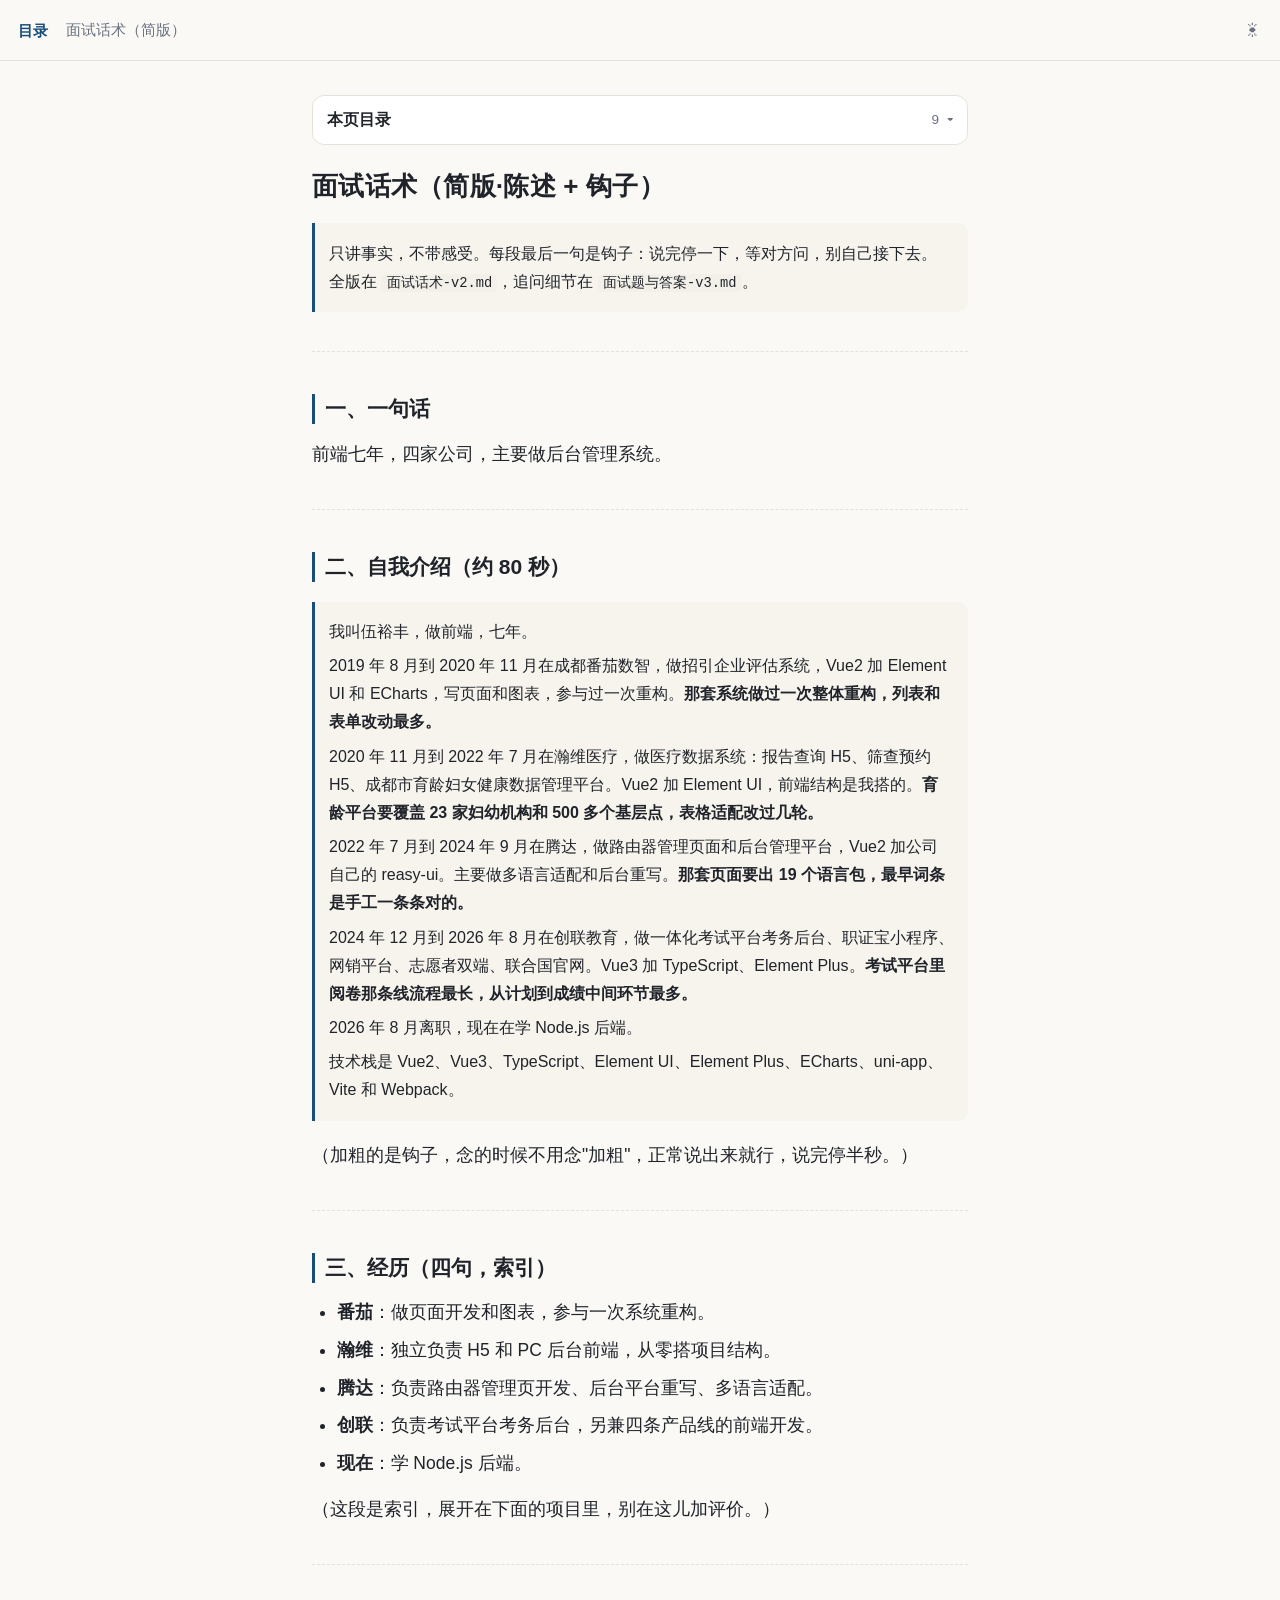
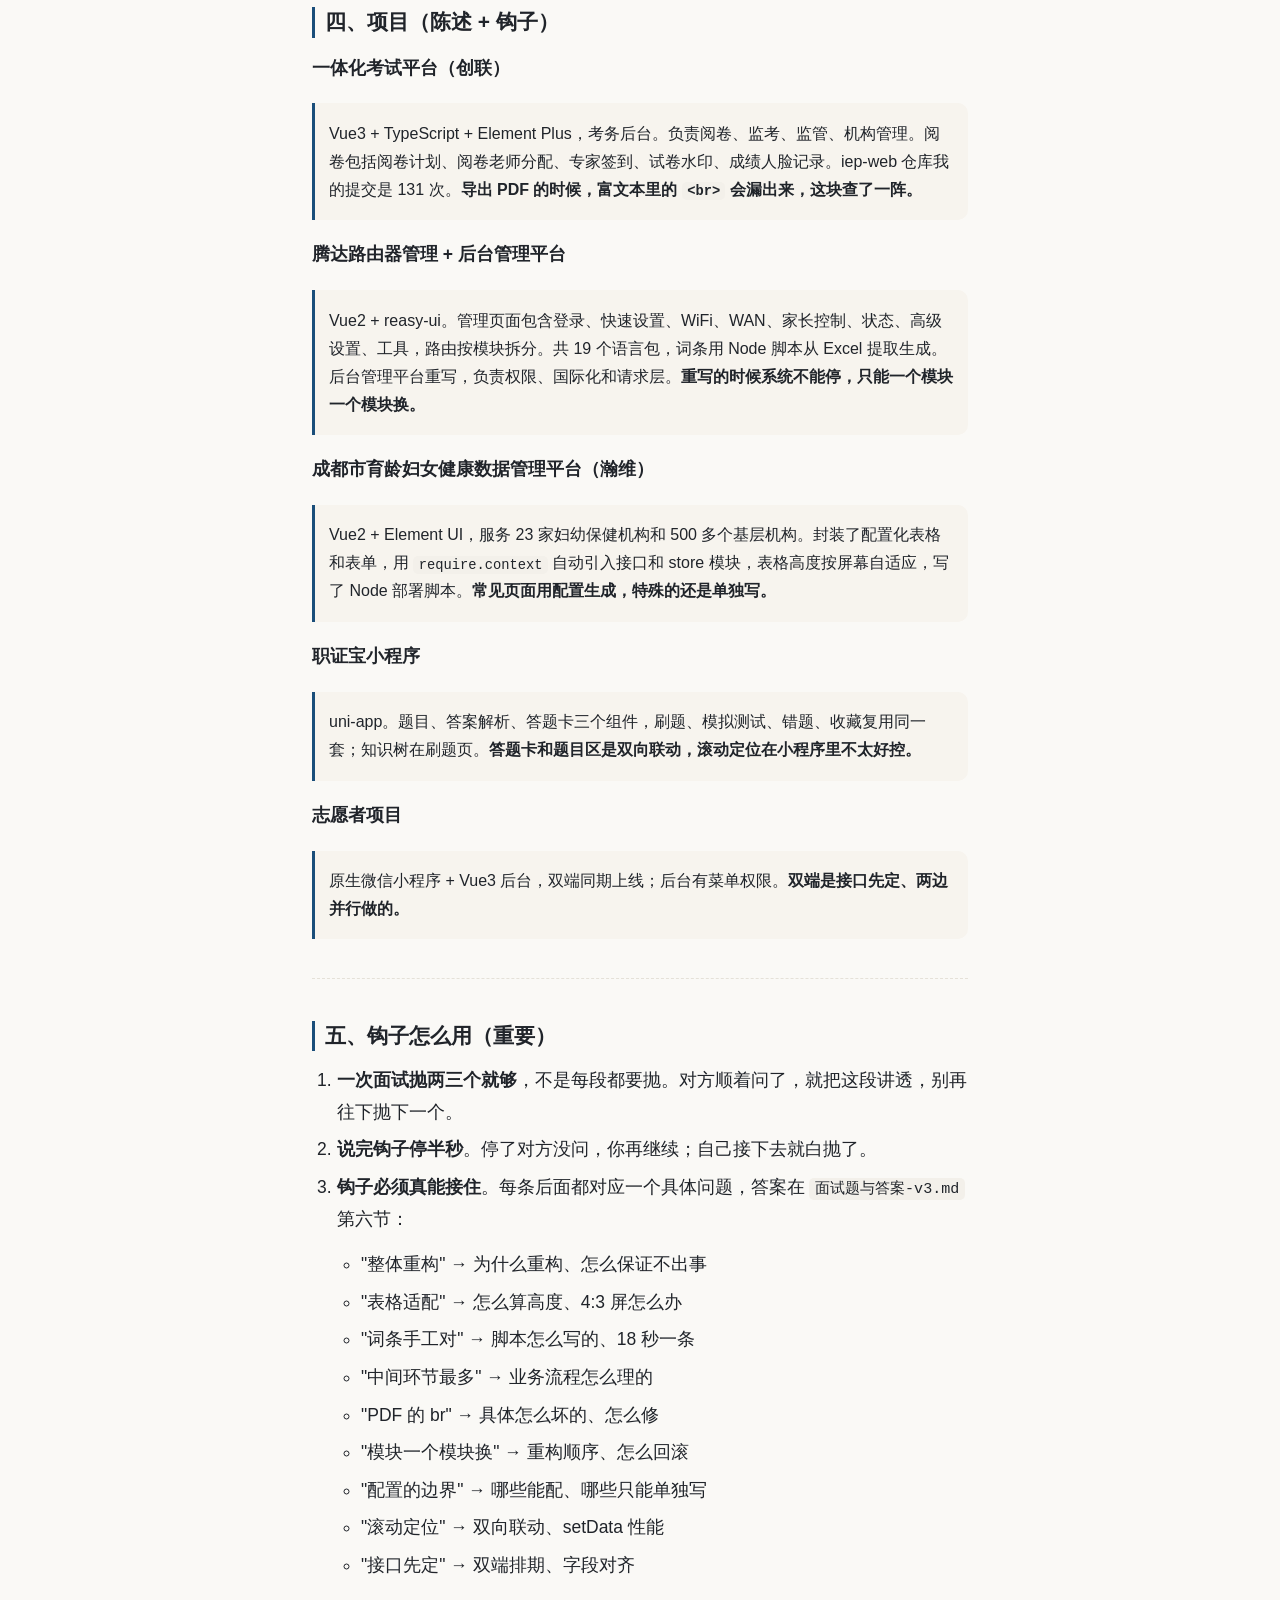
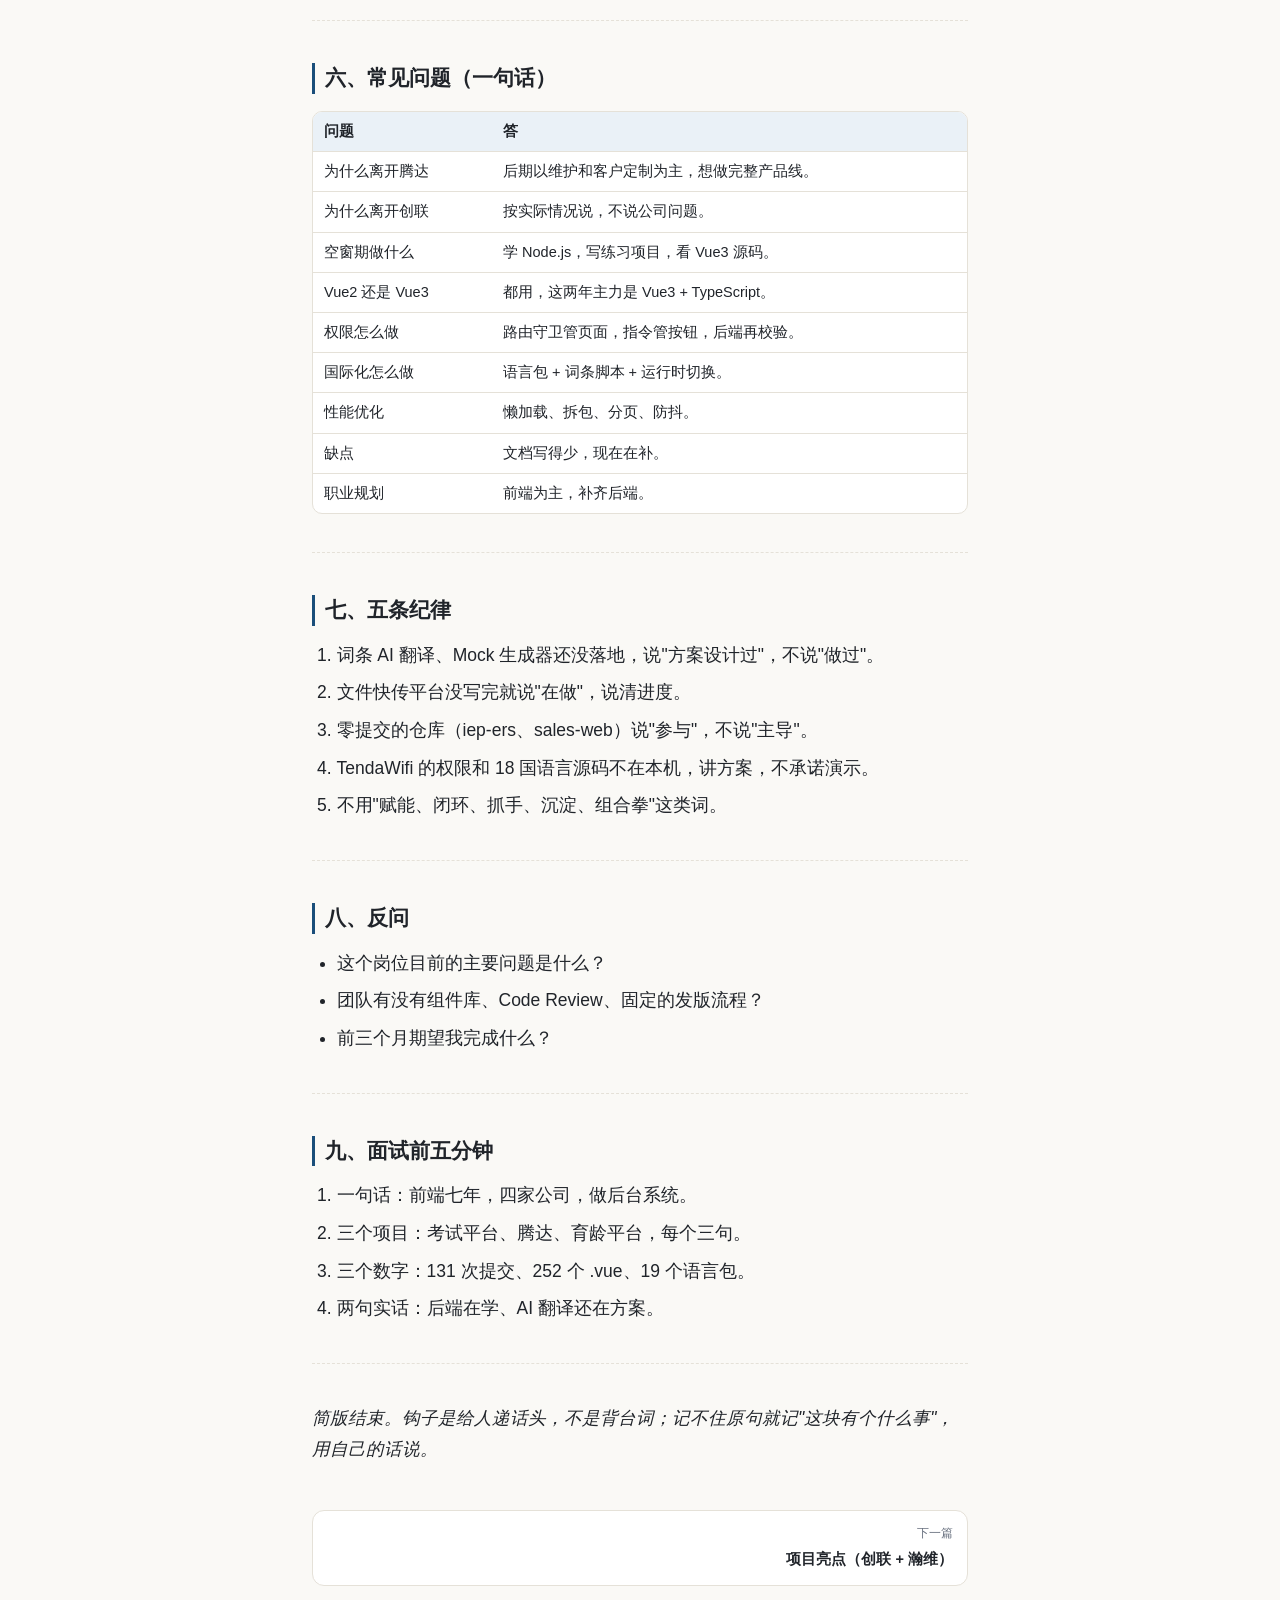
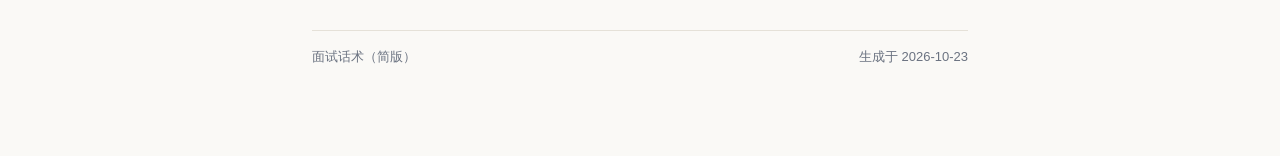
<file: huashu.html>
<!doctype html>
<html lang="zh-CN">
<head>
<meta charset="utf-8">
<meta name="viewport" content="width=device-width, initial-scale=1, viewport-fit=cover">
<meta name="format-detection" content="telephone=no">
<meta name="robots" content="noindex">
<meta name="theme-color" content="#faf9f6" media="(prefers-color-scheme: light)">
<meta name="theme-color" content="#14161a" media="(prefers-color-scheme: dark)">
<title>面试话术（简版） · 面试资料</title>
<link rel="icon" href="data:image/svg+xml,%3Csvg xmlns='http://www.w3.org/2000/svg' viewBox='0 0 64 64'%3E%3Crect width='64' height='64' rx='14' fill='%231a4e7a'/%3E%3Ctext x='32' y='43' font-size='32' text-anchor='middle' fill='white' font-family='sans-serif'%3E%E9%9D%A2%3C/text%3E%3C/svg%3E">
<link rel="stylesheet" href="assets/style.css">
</head>
<body>
<div class="progress" id="progress"></div>
<header class="topbar">
  <a class="back" href="./index.html">目录</a>
  <div class="topbar-title">面试话术（简版）</div>
  <button class="theme" id="themeBtn" type="button" aria-label="切换深浅色">◐</button>
</header>
<main class="wrap">
  <details class="toc">
    <summary>本页目录<span class="count">9</span></summary>
    <ol>
      <li><a href="#s1">一、一句话</a></li>
      <li><a href="#s2">二、自我介绍（约 80 秒）</a></li>
      <li><a href="#s3">三、经历（四句，索引）</a></li>
      <li><a href="#s4">四、项目（陈述 + 钩子）</a></li>
      <li><a href="#s5">五、钩子怎么用（重要）</a></li>
      <li><a href="#s6">六、常见问题（一句话）</a></li>
      <li><a href="#s7">七、五条纪律</a></li>
      <li><a href="#s8">八、反问</a></li>
      <li><a href="#s9">九、面试前五分钟</a></li>
    </ol>
  </details>
<article class="doc">
<h1>面试话术（简版·陈述 + 钩子）</h1>
<blockquote>
<p>只讲事实，不带感受。每段最后一句是钩子：说完停一下，等对方问，别自己接下去。
全版在 <code>面试话术-v2.md</code>，追问细节在 <code>面试题与答案-v3.md</code>。</p>
</blockquote>
<hr />
<h2 id="s1">一、一句话</h2>
<p>前端七年，四家公司，主要做后台管理系统。</p>
<hr />
<h2 id="s2">二、自我介绍（约 80 秒）</h2>
<blockquote>
<p>我叫伍裕丰，做前端，七年。</p>
<p>2019 年 8 月到 2020 年 11 月在成都番茄数智，做招引企业评估系统，Vue2 加 Element UI 和 ECharts，写页面和图表，参与过一次重构。<strong>那套系统做过一次整体重构，列表和表单改动最多。</strong></p>
<p>2020 年 11 月到 2022 年 7 月在瀚维医疗，做医疗数据系统：报告查询 H5、筛查预约 H5、成都市育龄妇女健康数据管理平台。Vue2 加 Element UI，前端结构是我搭的。<strong>育龄平台要覆盖 23 家妇幼机构和 500 多个基层点，表格适配改过几轮。</strong></p>
<p>2022 年 7 月到 2024 年 9 月在腾达，做路由器管理页面和后台管理平台，Vue2 加公司自己的 reasy-ui。主要做多语言适配和后台重写。<strong>那套页面要出 19 个语言包，最早词条是手工一条条对的。</strong></p>
<p>2024 年 12 月到 2026 年 8 月在创联教育，做一体化考试平台考务后台、职证宝小程序、网销平台、志愿者双端、联合国官网。Vue3 加 TypeScript、Element Plus。<strong>考试平台里阅卷那条线流程最长，从计划到成绩中间环节最多。</strong></p>
<p>2026 年 8 月离职，现在在学 Node.js 后端。</p>
<p>技术栈是 Vue2、Vue3、TypeScript、Element UI、Element Plus、ECharts、uni-app、Vite 和 Webpack。</p>
</blockquote>
<p>（加粗的是钩子，念的时候不用念&quot;加粗&quot;，正常说出来就行，说完停半秒。）</p>
<hr />
<h2 id="s3">三、经历（四句，索引）</h2>
<ul>
<li><strong>番茄</strong>：做页面开发和图表，参与一次系统重构。</li>
<li><strong>瀚维</strong>：独立负责 H5 和 PC 后台前端，从零搭项目结构。</li>
<li><strong>腾达</strong>：负责路由器管理页开发、后台平台重写、多语言适配。</li>
<li><strong>创联</strong>：负责考试平台考务后台，另兼四条产品线的前端开发。</li>
<li><strong>现在</strong>：学 Node.js 后端。</li>
</ul>
<p>（这段是索引，展开在下面的项目里，别在这儿加评价。）</p>
<hr />
<h2 id="s4">四、项目（陈述 + 钩子）</h2>
<p><strong>一体化考试平台（创联）</strong></p>
<blockquote>
<p>Vue3 + TypeScript + Element Plus，考务后台。负责阅卷、监考、监管、机构管理。阅卷包括阅卷计划、阅卷老师分配、专家签到、试卷水印、成绩人脸记录。iep-web 仓库我的提交是 131 次。<strong>导出 PDF 的时候，富文本里的 <code>&lt;br&gt;</code> 会漏出来，这块查了一阵。</strong></p>
</blockquote>
<p><strong>腾达路由器管理 + 后台管理平台</strong></p>
<blockquote>
<p>Vue2 + reasy-ui。管理页面包含登录、快速设置、WiFi、WAN、家长控制、状态、高级设置、工具，路由按模块拆分。共 19 个语言包，词条用 Node 脚本从 Excel 提取生成。后台管理平台重写，负责权限、国际化和请求层。<strong>重写的时候系统不能停，只能一个模块一个模块换。</strong></p>
</blockquote>
<p><strong>成都市育龄妇女健康数据管理平台（瀚维）</strong></p>
<blockquote>
<p>Vue2 + Element UI，服务 23 家妇幼保健机构和 500 多个基层机构。封装了配置化表格和表单，用 <code>require.context</code> 自动引入接口和 store 模块，表格高度按屏幕自适应，写了 Node 部署脚本。<strong>常见页面用配置生成，特殊的还是单独写。</strong></p>
</blockquote>
<p><strong>职证宝小程序</strong></p>
<blockquote>
<p>uni-app。题目、答案解析、答题卡三个组件，刷题、模拟测试、错题、收藏复用同一套；知识树在刷题页。<strong>答题卡和题目区是双向联动，滚动定位在小程序里不太好控。</strong></p>
</blockquote>
<p><strong>志愿者项目</strong></p>
<blockquote>
<p>原生微信小程序 + Vue3 后台，双端同期上线；后台有菜单权限。<strong>双端是接口先定、两边并行做的。</strong></p>
</blockquote>
<hr />
<h2 id="s5">五、钩子怎么用（重要）</h2>
<ol>
<li><strong>一次面试抛两三个就够</strong>，不是每段都要抛。对方顺着问了，就把这段讲透，别再往下抛下一个。</li>
<li><strong>说完钩子停半秒</strong>。停了对方没问，你再继续；自己接下去就白抛了。</li>
<li><strong>钩子必须真能接住</strong>。每条后面都对应一个具体问题，答案在 <code>面试题与答案-v3.md</code> 第六节：
<ul>
<li>&quot;整体重构&quot; → 为什么重构、怎么保证不出事</li>
<li>&quot;表格适配&quot; → 怎么算高度、4:3 屏怎么办</li>
<li>&quot;词条手工对&quot; → 脚本怎么写的、18 秒一条</li>
<li>&quot;中间环节最多&quot; → 业务流程怎么理的</li>
<li>&quot;PDF 的 br&quot; → 具体怎么坏的、怎么修</li>
<li>&quot;模块一个模块换&quot; → 重构顺序、怎么回滚</li>
<li>&quot;配置的边界&quot; → 哪些能配、哪些只能单独写</li>
<li>&quot;滚动定位&quot; → 双向联动、setData 性能</li>
<li>&quot;接口先定&quot; → 双端排期、字段对齐</li>
</ul>
</li>
</ol>
<hr />
<h2 id="s6">六、常见问题（一句话）</h2>
<div class="tw wide"><table>
<thead>
<tr>
<th>问题</th>
<th>答</th>
</tr>
</thead>
<tbody>
<tr>
<td>为什么离开腾达</td>
<td>后期以维护和客户定制为主，想做完整产品线。</td>
</tr>
<tr>
<td>为什么离开创联</td>
<td>按实际情况说，不说公司问题。</td>
</tr>
<tr>
<td>空窗期做什么</td>
<td>学 Node.js，写练习项目，看 Vue3 源码。</td>
</tr>
<tr>
<td>Vue2 还是 Vue3</td>
<td>都用，这两年主力是 Vue3 + TypeScript。</td>
</tr>
<tr>
<td>权限怎么做</td>
<td>路由守卫管页面，指令管按钮，后端再校验。</td>
</tr>
<tr>
<td>国际化怎么做</td>
<td>语言包 + 词条脚本 + 运行时切换。</td>
</tr>
<tr>
<td>性能优化</td>
<td>懒加载、拆包、分页、防抖。</td>
</tr>
<tr>
<td>缺点</td>
<td>文档写得少，现在在补。</td>
</tr>
<tr>
<td>职业规划</td>
<td>前端为主，补齐后端。</td>
</tr>
</tbody>
</table></div>
<hr />
<h2 id="s7">七、五条纪律</h2>
<ol>
<li>词条 AI 翻译、Mock 生成器还没落地，说&quot;方案设计过&quot;，不说&quot;做过&quot;。</li>
<li>文件快传平台没写完就说&quot;在做&quot;，说清进度。</li>
<li>零提交的仓库（iep-ers、sales-web）说&quot;参与&quot;，不说&quot;主导&quot;。</li>
<li>TendaWifi 的权限和 18 国语言源码不在本机，讲方案，不承诺演示。</li>
<li>不用&quot;赋能、闭环、抓手、沉淀、组合拳&quot;这类词。</li>
</ol>
<hr />
<h2 id="s8">八、反问</h2>
<ul>
<li>这个岗位目前的主要问题是什么？</li>
<li>团队有没有组件库、Code Review、固定的发版流程？</li>
<li>前三个月期望我完成什么？</li>
</ul>
<hr />
<h2 id="s9">九、面试前五分钟</h2>
<ol>
<li>一句话：前端七年，四家公司，做后台系统。</li>
<li>三个项目：考试平台、腾达、育龄平台，每个三句。</li>
<li>三个数字：131 次提交、252 个 .vue、19 个语言包。</li>
<li>两句实话：后端在学、AI 翻译还在方案。</li>
</ol>
<hr />
<p><em>简版结束。钩子是给人递话头，不是背台词；记不住原句就记&quot;这块有个什么事&quot;，用自己的话说。</em></p>

</article>
<nav class="pn-nav"><a class="pn next" href="./liangdian.html"><span>下一篇</span><b>项目亮点（创联 + 瀚维）</b></a></nav>
<footer class="foot">
  <span>面试话术（简版）</span>
  <span>生成于 2026-10-23</span>
</footer>
</main>

<button class="totop" id="toTop" type="button" aria-label="回到顶部">↑</button>
<script src="assets/app.js"></script>
</body>
</html>
</file>
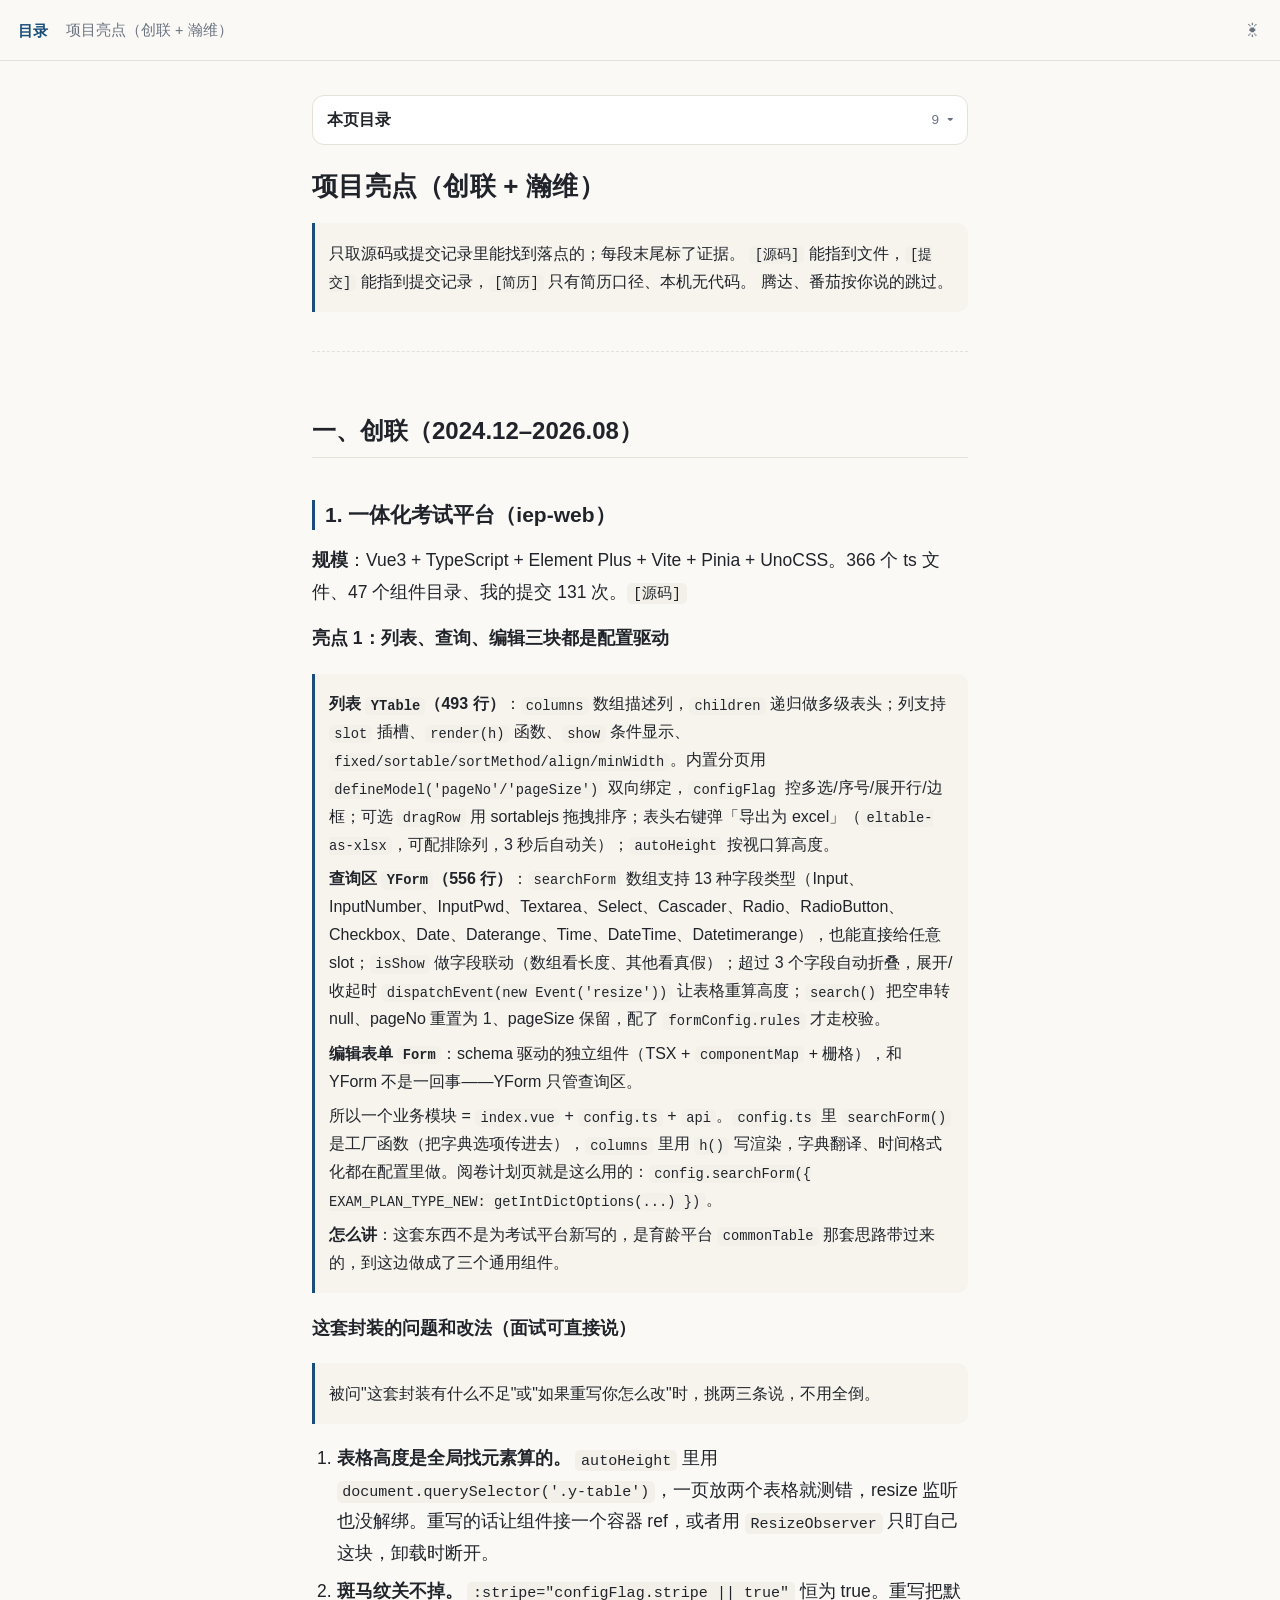
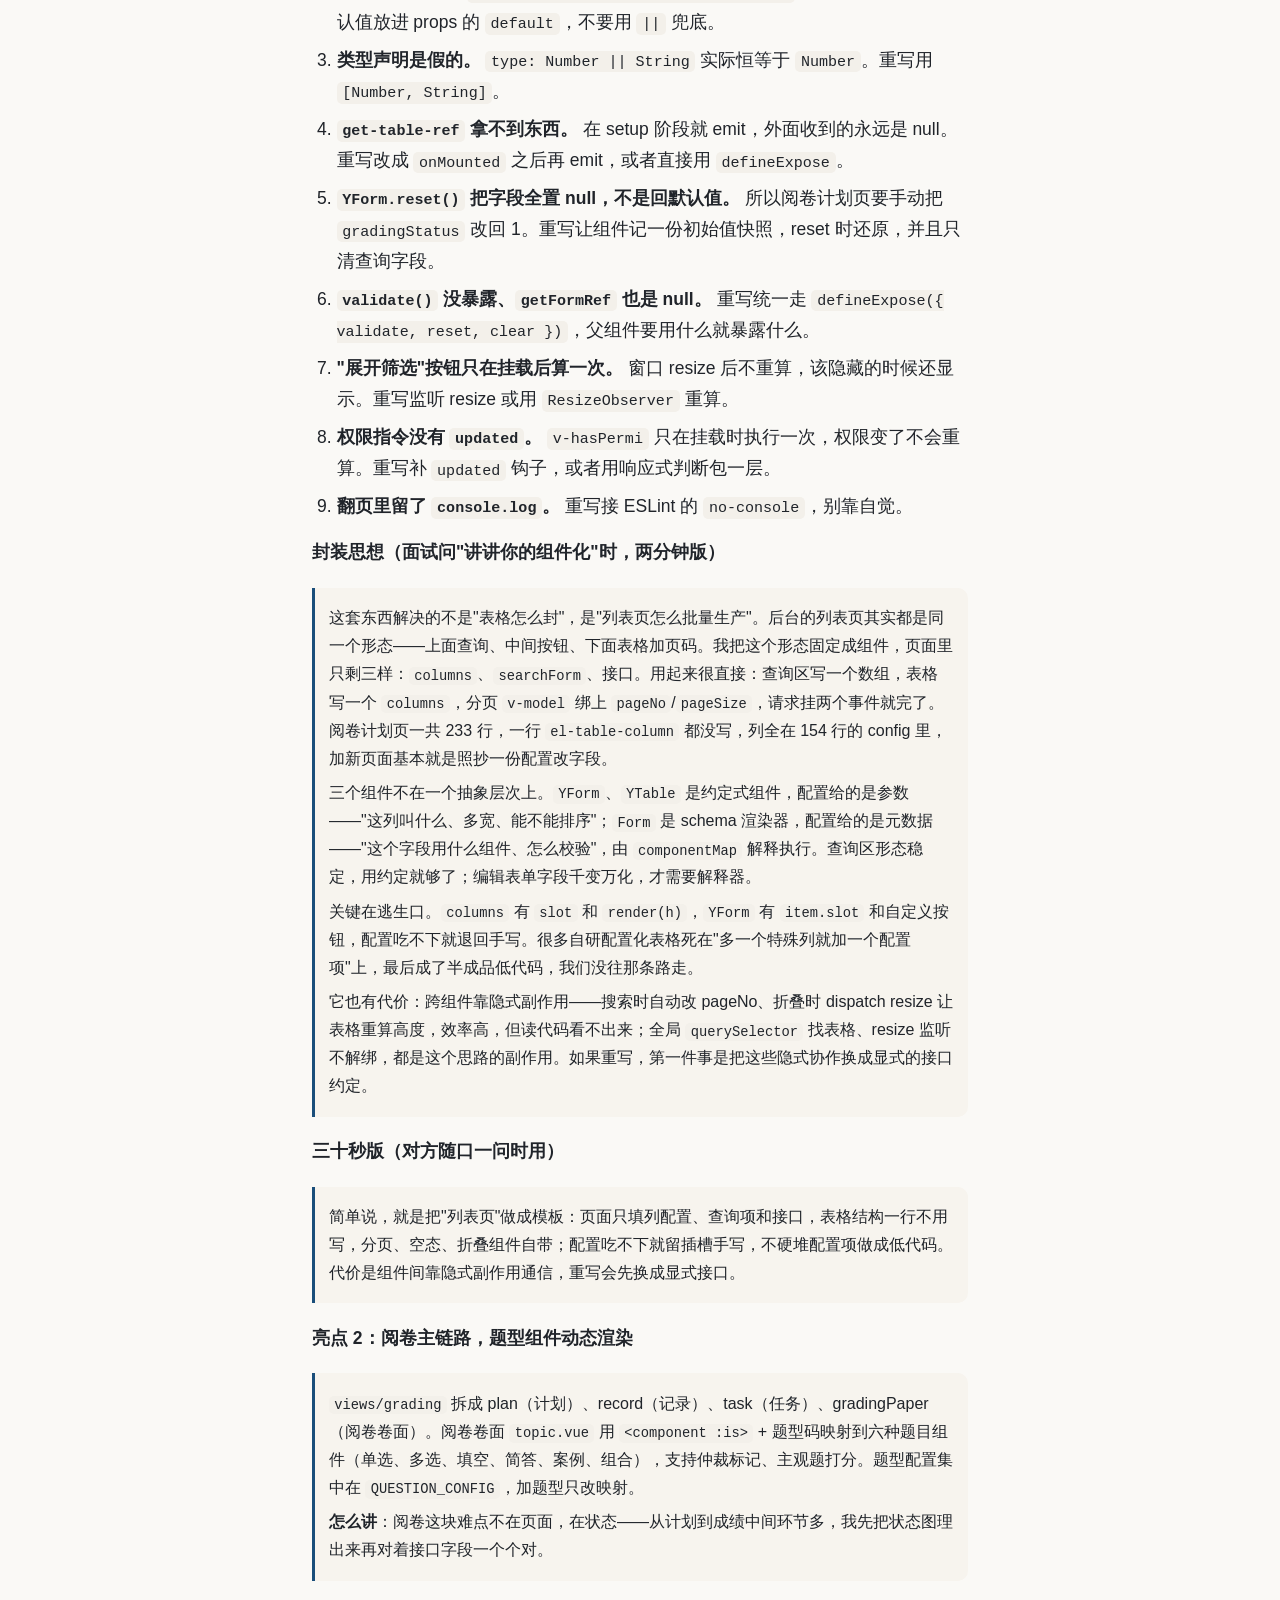
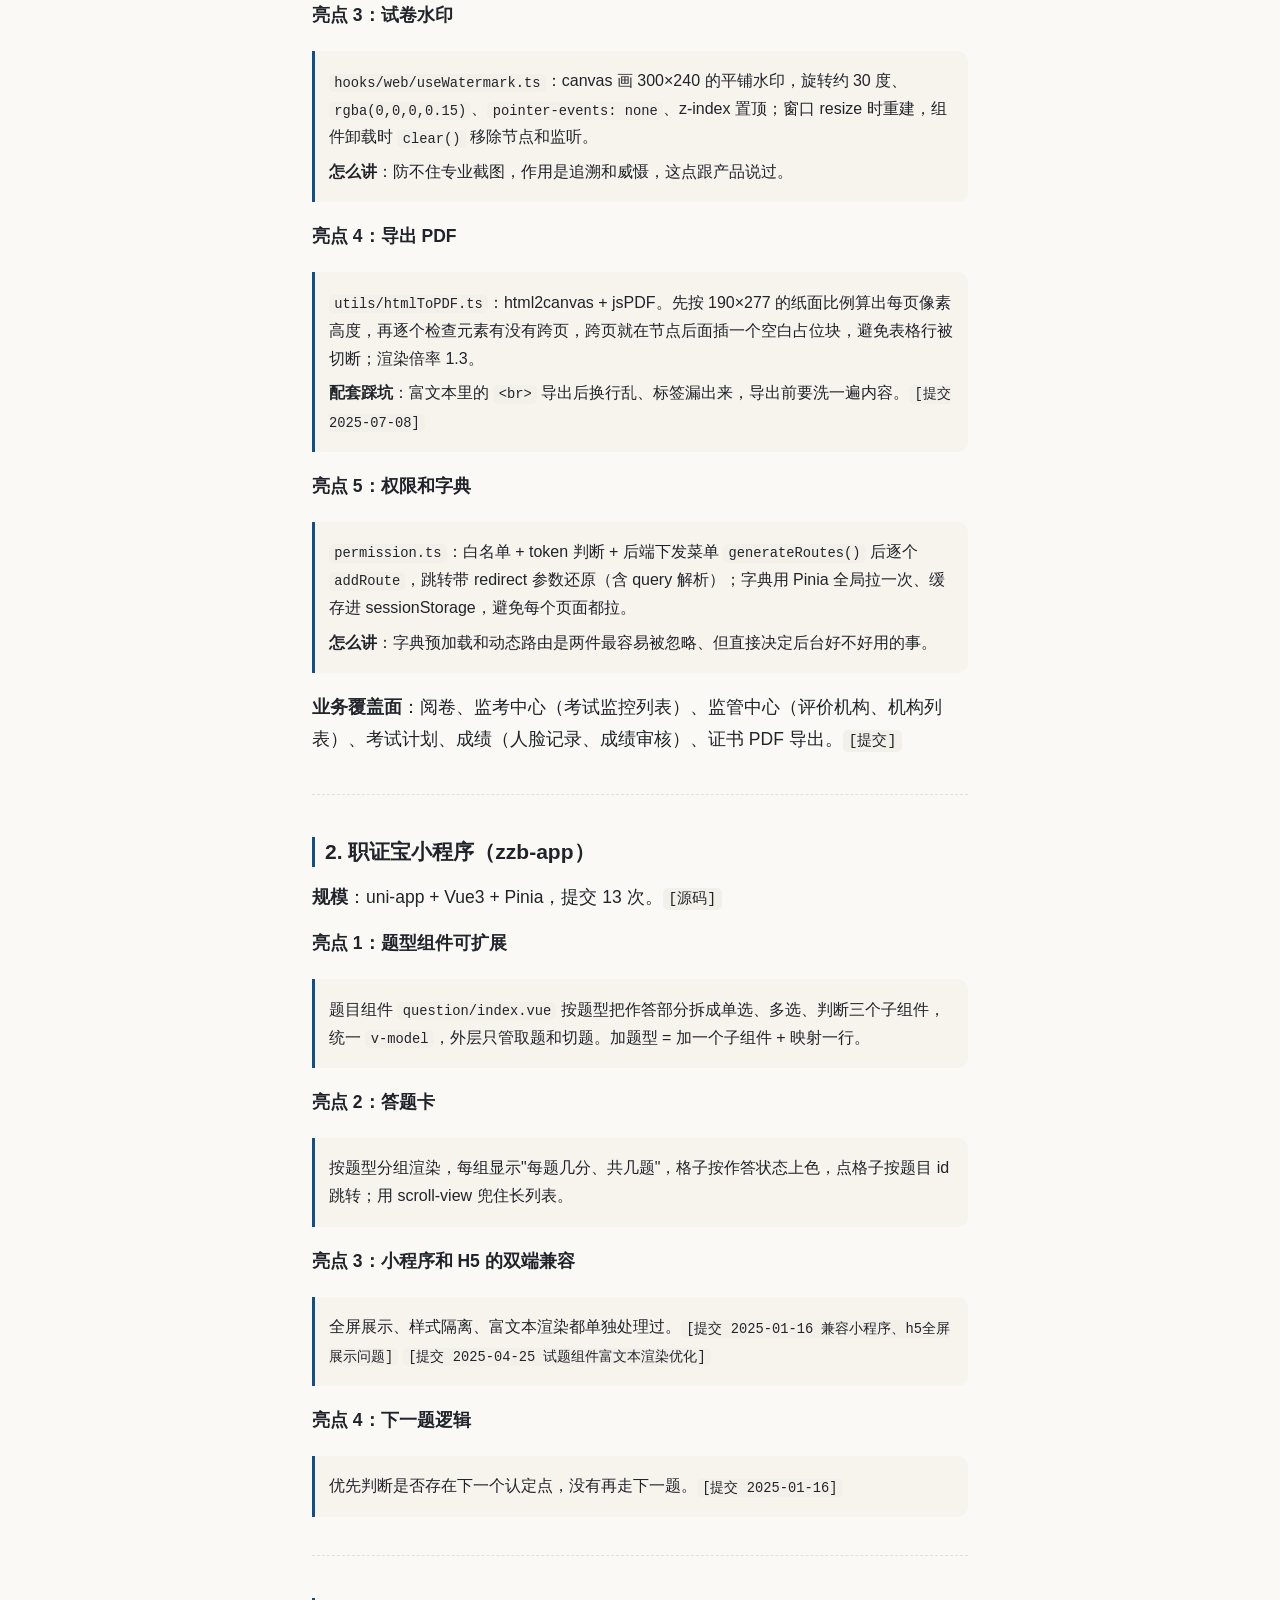
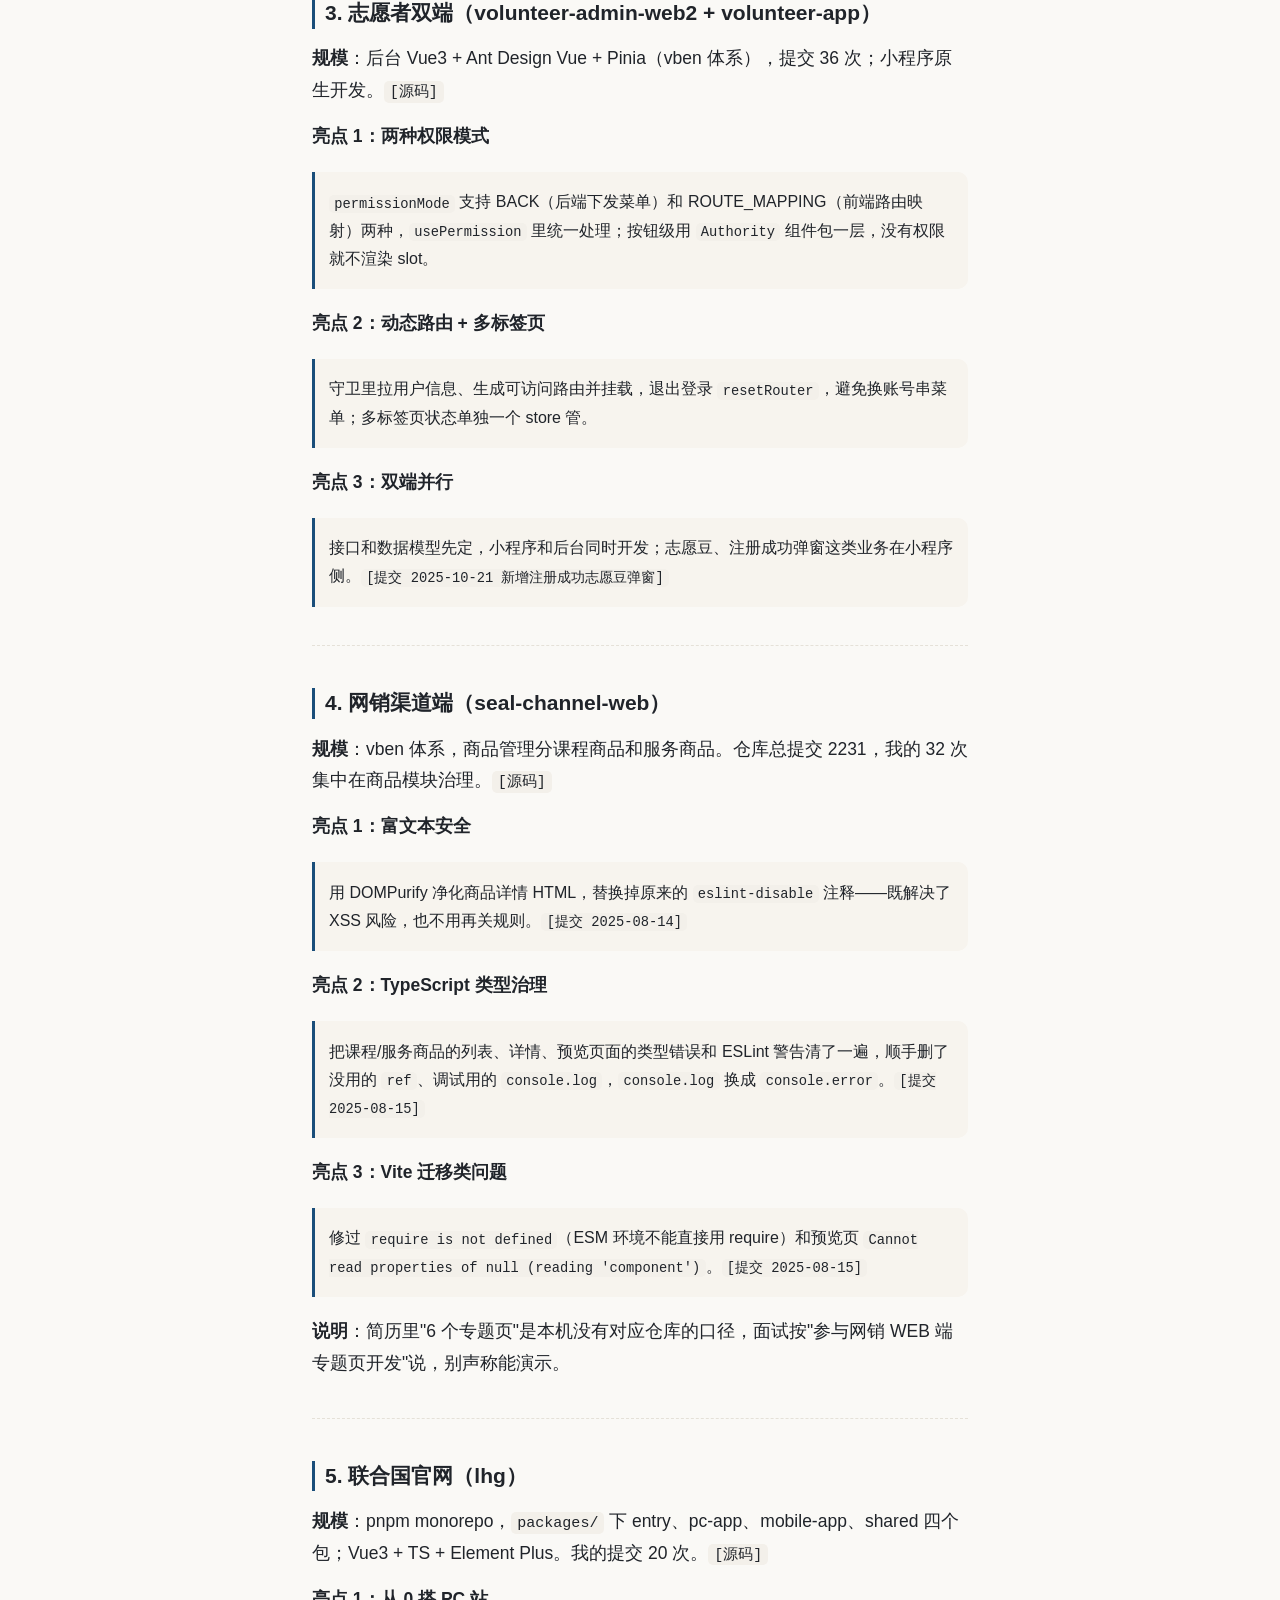
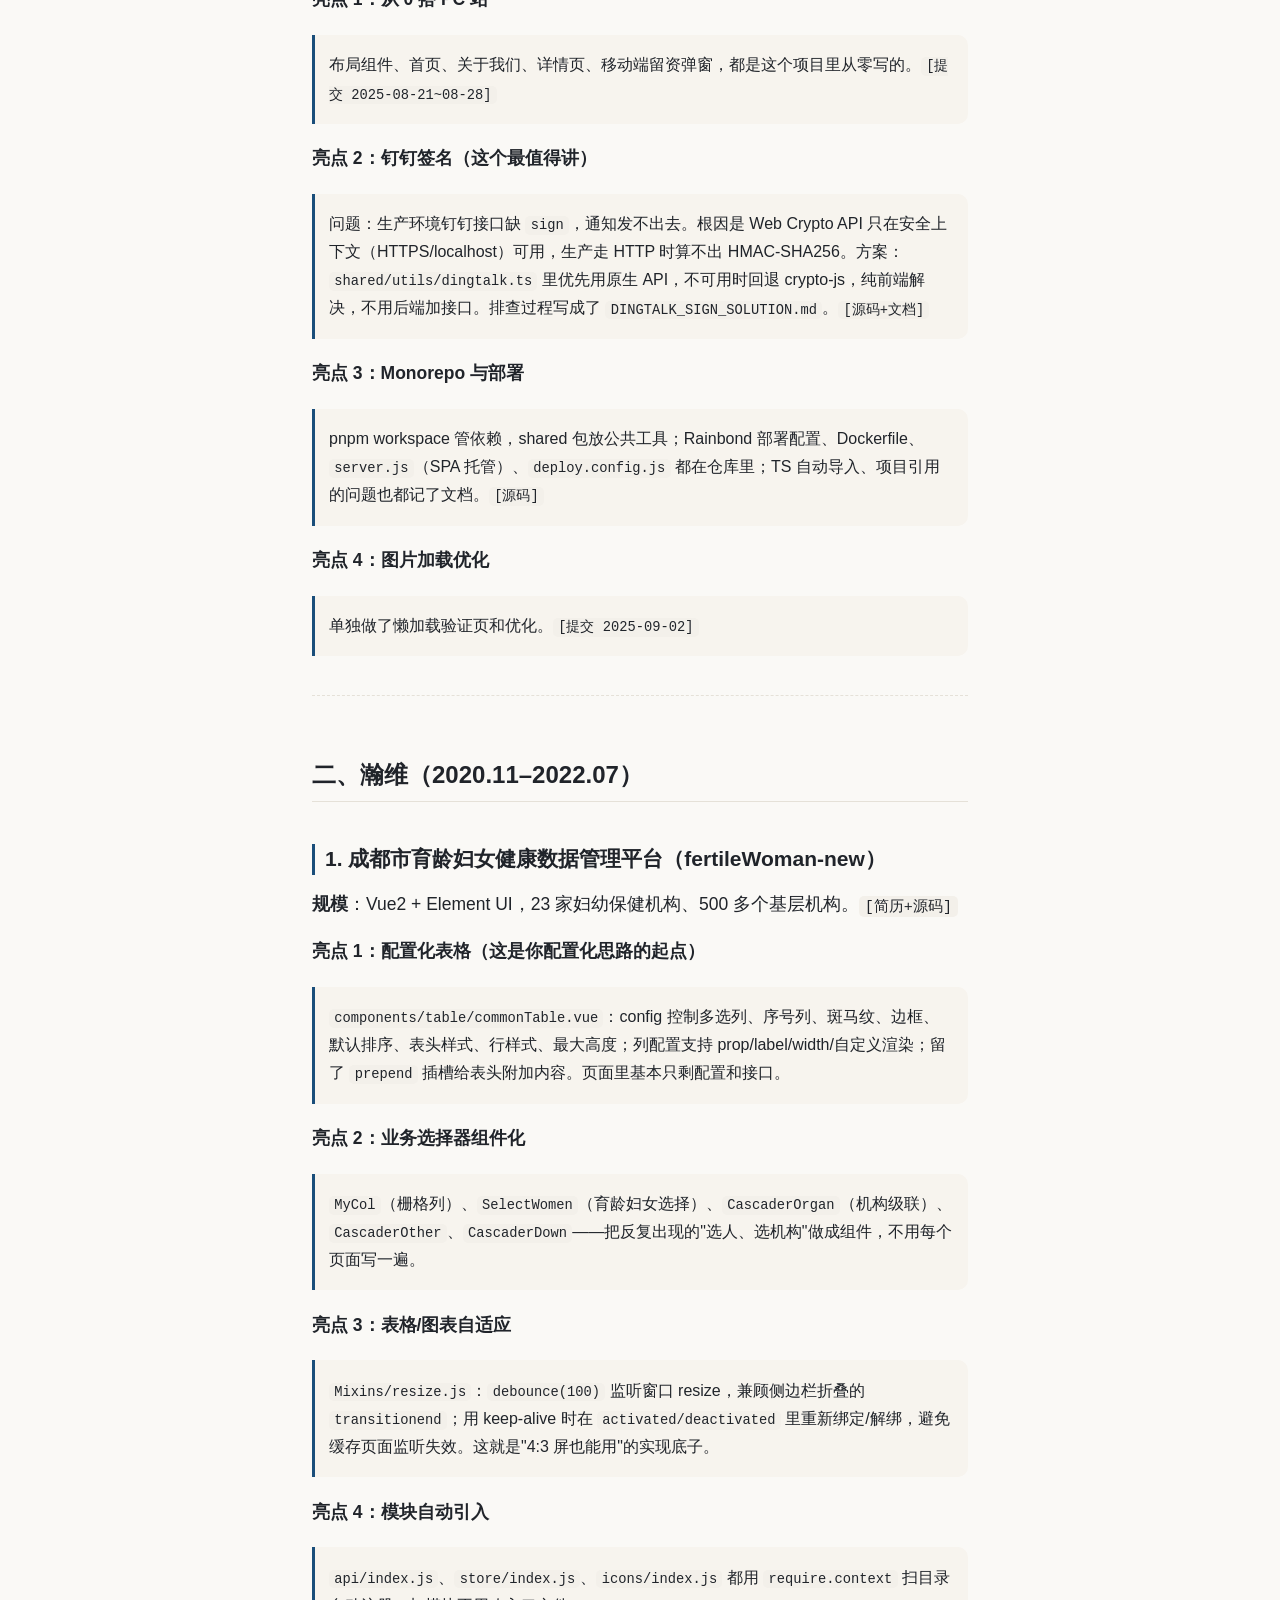
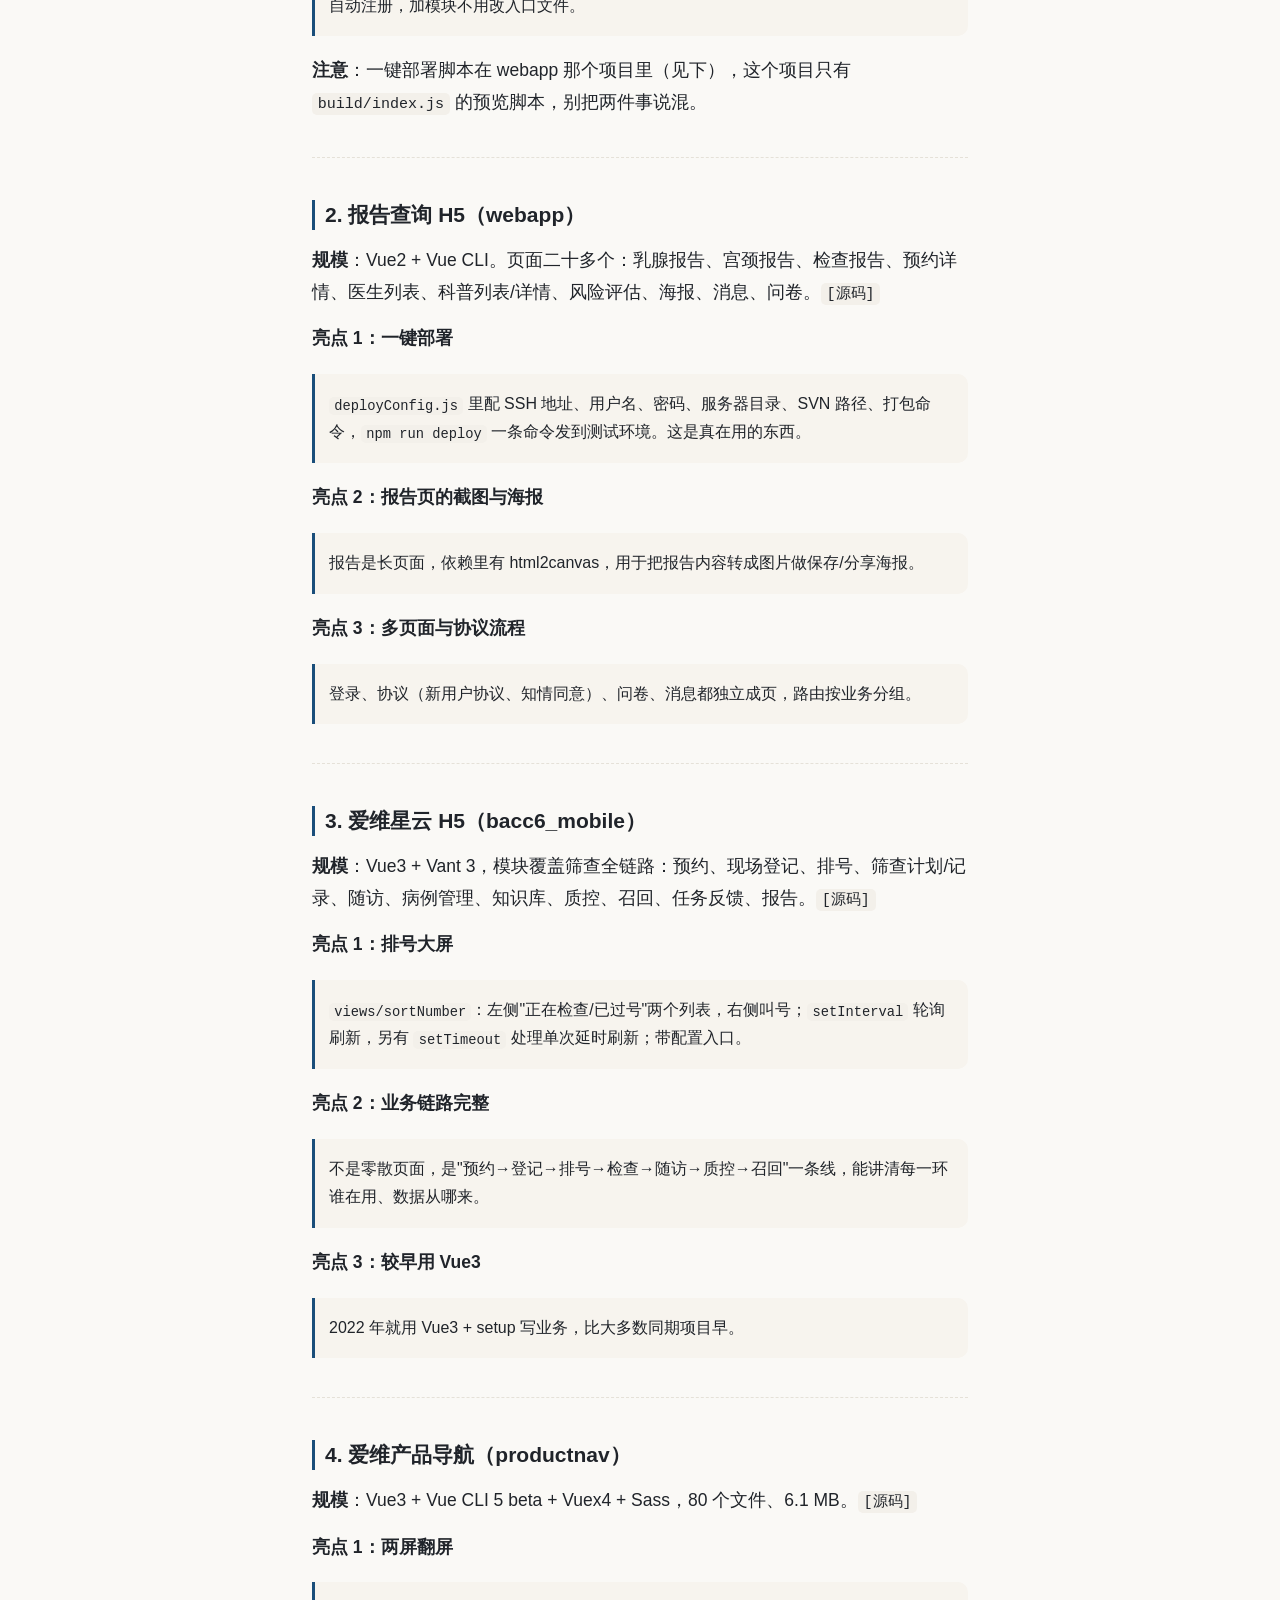
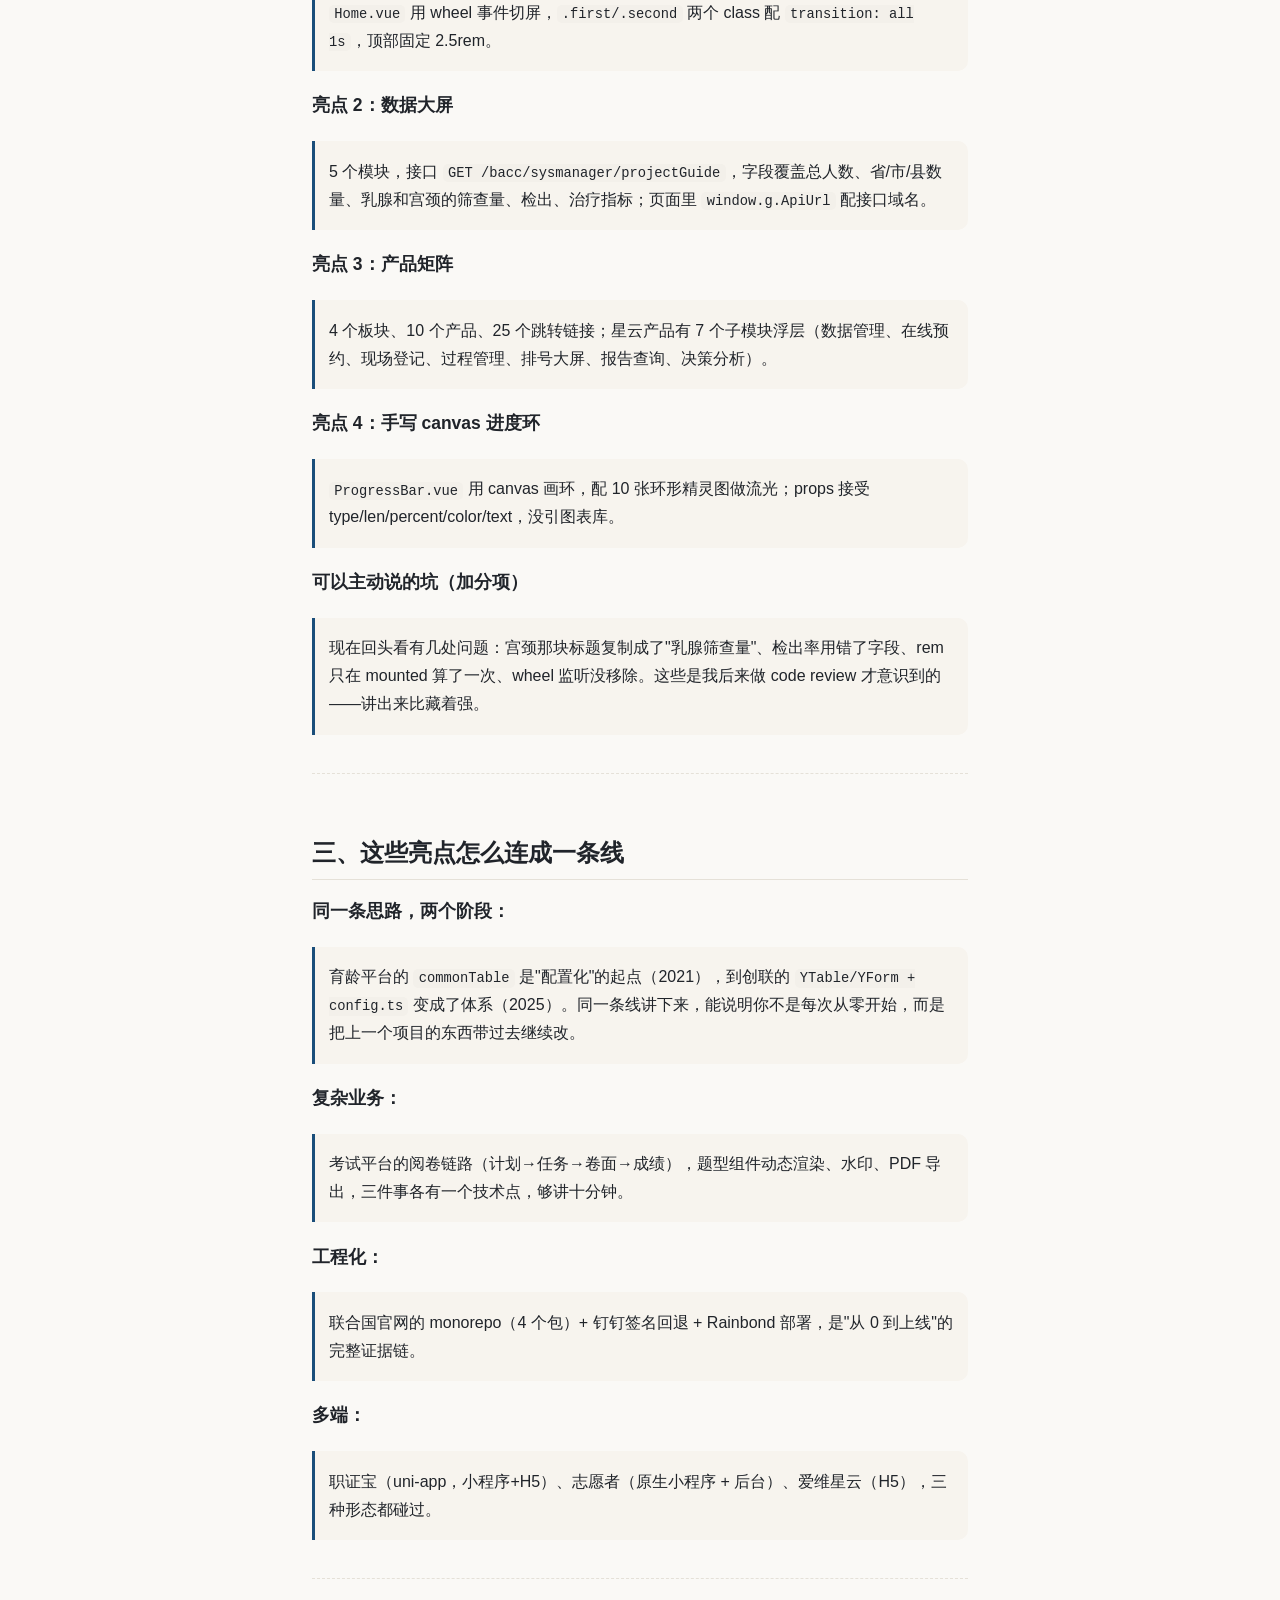
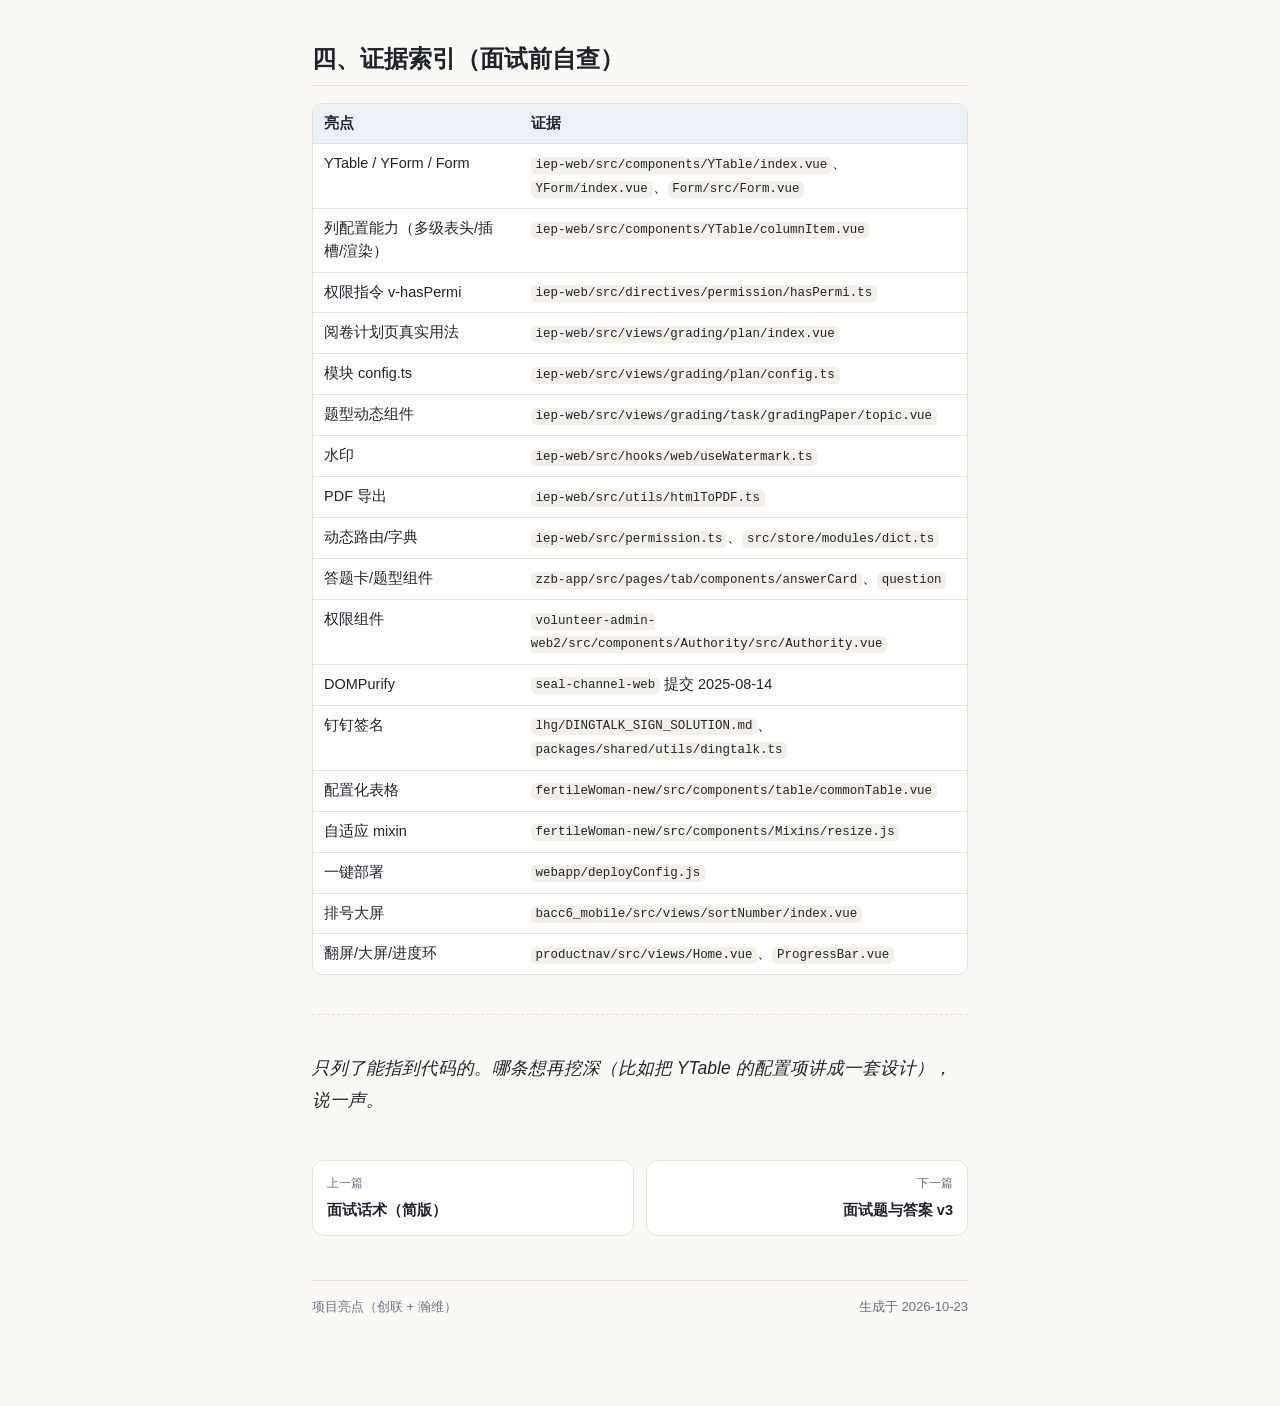
<file: liangdian.html>
<!doctype html>
<html lang="zh-CN">
<head>
<meta charset="utf-8">
<meta name="viewport" content="width=device-width, initial-scale=1, viewport-fit=cover">
<meta name="format-detection" content="telephone=no">
<meta name="robots" content="noindex">
<meta name="theme-color" content="#faf9f6" media="(prefers-color-scheme: light)">
<meta name="theme-color" content="#14161a" media="(prefers-color-scheme: dark)">
<title>项目亮点（创联 + 瀚维） · 面试资料</title>
<link rel="icon" href="data:image/svg+xml,%3Csvg xmlns='http://www.w3.org/2000/svg' viewBox='0 0 64 64'%3E%3Crect width='64' height='64' rx='14' fill='%231a4e7a'/%3E%3Ctext x='32' y='43' font-size='32' text-anchor='middle' fill='white' font-family='sans-serif'%3E%E9%9D%A2%3C/text%3E%3C/svg%3E">
<link rel="stylesheet" href="assets/style.css">
</head>
<body>
<div class="progress" id="progress"></div>
<header class="topbar">
  <a class="back" href="./index.html">目录</a>
  <div class="topbar-title">项目亮点（创联 + 瀚维）</div>
  <button class="theme" id="themeBtn" type="button" aria-label="切换深浅色">◐</button>
</header>
<main class="wrap">
  <details class="toc">
    <summary>本页目录<span class="count">9</span></summary>
    <ol>
      <li><a href="#s1">1. 一体化考试平台（iep-web）</a></li>
      <li><a href="#s2">2. 职证宝小程序（zzb-app）</a></li>
      <li><a href="#s3">3. 志愿者双端（volunteer-admin-web2 + volunteer-app）</a></li>
      <li><a href="#s4">4. 网销渠道端（seal-channel-web）</a></li>
      <li><a href="#s5">5. 联合国官网（lhg）</a></li>
      <li><a href="#s6">1. 成都市育龄妇女健康数据管理平台（fertileWoman-new）</a></li>
      <li><a href="#s7">2. 报告查询 H5（webapp）</a></li>
      <li><a href="#s8">3. 爱维星云 H5（bacc6_mobile）</a></li>
      <li><a href="#s9">4. 爱维产品导航（productnav）</a></li>
    </ol>
  </details>
<article class="doc">
<h1>项目亮点（创联 + 瀚维）</h1>
<blockquote>
<p>只取源码或提交记录里能找到落点的；每段末尾标了证据。
<code>[源码]</code> 能指到文件，<code>[提交]</code> 能指到提交记录，<code>[简历]</code> 只有简历口径、本机无代码。
腾达、番茄按你说的跳过。</p>
</blockquote>
<hr />
<h2 class="part">一、创联（2024.12–2026.08）</h2>
<h2 id="s1">1. 一体化考试平台（iep-web）</h2>
<p><strong>规模</strong>：Vue3 + TypeScript + Element Plus + Vite + Pinia + UnoCSS。366 个 ts 文件、47 个组件目录、我的提交 131 次。<code>[源码]</code></p>
<p><strong>亮点 1：列表、查询、编辑三块都是配置驱动</strong></p>
<blockquote>
<p><strong>列表 <code>YTable</code>（493 行）</strong>：<code>columns</code> 数组描述列，<code>children</code> 递归做多级表头；列支持 <code>slot</code> 插槽、<code>render(h)</code> 函数、<code>show</code> 条件显示、<code>fixed/sortable/sortMethod/align/minWidth</code>。内置分页用 <code>defineModel('pageNo'/'pageSize')</code> 双向绑定，<code>configFlag</code> 控多选/序号/展开行/边框；可选 <code>dragRow</code> 用 sortablejs 拖拽排序；表头右键弹「导出为 excel」（<code>eltable-as-xlsx</code>，可配排除列，3 秒后自动关）；<code>autoHeight</code> 按视口算高度。</p>
<p><strong>查询区 <code>YForm</code>（556 行）</strong>：<code>searchForm</code> 数组支持 13 种字段类型（Input、InputNumber、InputPwd、Textarea、Select、Cascader、Radio、RadioButton、Checkbox、Date、Daterange、Time、DateTime、Datetimerange），也能直接给任意 slot；<code>isShow</code> 做字段联动（数组看长度、其他看真假）；超过 3 个字段自动折叠，展开/收起时 <code>dispatchEvent(new Event('resize'))</code> 让表格重算高度；<code>search()</code> 把空串转 null、pageNo 重置为 1、pageSize 保留，配了 <code>formConfig.rules</code> 才走校验。</p>
<p><strong>编辑表单 <code>Form</code></strong>：schema 驱动的独立组件（TSX + <code>componentMap</code> + 栅格），和 YForm 不是一回事——YForm 只管查询区。</p>
<p>所以一个业务模块 = <code>index.vue</code> + <code>config.ts</code> + <code>api</code>。<code>config.ts</code> 里 <code>searchForm()</code> 是工厂函数（把字典选项传进去），<code>columns</code> 里用 <code>h()</code> 写渲染，字典翻译、时间格式化都在配置里做。阅卷计划页就是这么用的：<code>config.searchForm({ EXAM_PLAN_TYPE_NEW: getIntDictOptions(...) })</code>。</p>
<p><strong>怎么讲</strong>：这套东西不是为考试平台新写的，是育龄平台 <code>commonTable</code> 那套思路带过来的，到这边做成了三个通用组件。</p>
</blockquote>
<p><strong>这套封装的问题和改法（面试可直接说）</strong></p>
<blockquote>
<p>被问&quot;这套封装有什么不足&quot;或&quot;如果重写你怎么改&quot;时，挑两三条说，不用全倒。</p>
</blockquote>
<ol>
<li>
<p><strong>表格高度是全局找元素算的。</strong> <code>autoHeight</code> 里用 <code>document.querySelector('.y-table')</code>，一页放两个表格就测错，resize 监听也没解绑。重写的话让组件接一个容器 ref，或者用 <code>ResizeObserver</code> 只盯自己这块，卸载时断开。</p>
</li>
<li>
<p><strong>斑马纹关不掉。</strong> <code>:stripe=&quot;configFlag.stripe || true&quot;</code> 恒为 true。重写把默认值放进 props 的 <code>default</code>，不要用 <code>||</code> 兜底。</p>
</li>
<li>
<p><strong>类型声明是假的。</strong> <code>type: Number || String</code> 实际恒等于 <code>Number</code>。重写用 <code>[Number, String]</code>。</p>
</li>
<li>
<p><strong><code>get-table-ref</code> 拿不到东西。</strong> 在 setup 阶段就 emit，外面收到的永远是 null。重写改成 <code>onMounted</code> 之后再 emit，或者直接用 <code>defineExpose</code>。</p>
</li>
<li>
<p><strong><code>YForm.reset()</code> 把字段全置 null，不是回默认值。</strong> 所以阅卷计划页要手动把 <code>gradingStatus</code> 改回 1。重写让组件记一份初始值快照，reset 时还原，并且只清查询字段。</p>
</li>
<li>
<p><strong><code>validate()</code> 没暴露、<code>getFormRef</code> 也是 null。</strong> 重写统一走 <code>defineExpose({ validate, reset, clear })</code>，父组件要用什么就暴露什么。</p>
</li>
<li>
<p><strong>&quot;展开筛选&quot;按钮只在挂载后算一次。</strong> 窗口 resize 后不重算，该隐藏的时候还显示。重写监听 resize 或用 <code>ResizeObserver</code> 重算。</p>
</li>
<li>
<p><strong>权限指令没有 <code>updated</code>。</strong> <code>v-hasPermi</code> 只在挂载时执行一次，权限变了不会重算。重写补 <code>updated</code> 钩子，或者用响应式判断包一层。</p>
</li>
<li>
<p><strong>翻页里留了 <code>console.log</code>。</strong> 重写接 ESLint 的 <code>no-console</code>，别靠自觉。</p>
</li>
</ol>
<p><strong>封装思想（面试问&quot;讲讲你的组件化&quot;时，两分钟版）</strong></p>
<blockquote>
<p>这套东西解决的不是&quot;表格怎么封&quot;，是&quot;列表页怎么批量生产&quot;。后台的列表页其实都是同一个形态——上面查询、中间按钮、下面表格加页码。我把这个形态固定成组件，页面里只剩三样：<code>columns</code>、<code>searchForm</code>、接口。用起来很直接：查询区写一个数组，表格写一个 <code>columns</code>，分页 <code>v-model</code> 绑上 <code>pageNo</code>/<code>pageSize</code>，请求挂两个事件就完了。阅卷计划页一共 233 行，一行 <code>el-table-column</code> 都没写，列全在 154 行的 config 里，加新页面基本就是照抄一份配置改字段。</p>
<p>三个组件不在一个抽象层次上。<code>YForm</code>、<code>YTable</code> 是约定式组件，配置给的是参数——&quot;这列叫什么、多宽、能不能排序&quot;；<code>Form</code> 是 schema 渲染器，配置给的是元数据——&quot;这个字段用什么组件、怎么校验&quot;，由 <code>componentMap</code> 解释执行。查询区形态稳定，用约定就够了；编辑表单字段千变万化，才需要解释器。</p>
<p>关键在逃生口。<code>columns</code> 有 <code>slot</code> 和 <code>render(h)</code>，<code>YForm</code> 有 <code>item.slot</code> 和自定义按钮，配置吃不下就退回手写。很多自研配置化表格死在&quot;多一个特殊列就加一个配置项&quot;上，最后成了半成品低代码，我们没往那条路走。</p>
<p>它也有代价：跨组件靠隐式副作用——搜索时自动改 pageNo、折叠时 dispatch resize 让表格重算高度，效率高，但读代码看不出来；全局 <code>querySelector</code> 找表格、resize 监听不解绑，都是这个思路的副作用。如果重写，第一件事是把这些隐式协作换成显式的接口约定。</p>
</blockquote>
<p><strong>三十秒版（对方随口一问时用）</strong></p>
<blockquote>
<p>简单说，就是把&quot;列表页&quot;做成模板：页面只填列配置、查询项和接口，表格结构一行不用写，分页、空态、折叠组件自带；配置吃不下就留插槽手写，不硬堆配置项做成低代码。代价是组件间靠隐式副作用通信，重写会先换成显式接口。</p>
</blockquote>
<p><strong>亮点 2：阅卷主链路，题型组件动态渲染</strong></p>
<blockquote>
<p><code>views/grading</code> 拆成 plan（计划）、record（记录）、task（任务）、gradingPaper（阅卷卷面）。阅卷卷面 <code>topic.vue</code> 用 <code>&lt;component :is&gt;</code> + 题型码映射到六种题目组件（单选、多选、填空、简答、案例、组合），支持仲裁标记、主观题打分。题型配置集中在 <code>QUESTION_CONFIG</code>，加题型只改映射。</p>
<p><strong>怎么讲</strong>：阅卷这块难点不在页面，在状态——从计划到成绩中间环节多，我先把状态图理出来再对着接口字段一个个对。</p>
</blockquote>
<p><strong>亮点 3：试卷水印</strong></p>
<blockquote>
<p><code>hooks/web/useWatermark.ts</code>：canvas 画 300×240 的平铺水印，旋转约 30 度、<code>rgba(0,0,0,0.15)</code>、<code>pointer-events: none</code>、z-index 置顶；窗口 resize 时重建，组件卸载时 <code>clear()</code> 移除节点和监听。</p>
<p><strong>怎么讲</strong>：防不住专业截图，作用是追溯和威慑，这点跟产品说过。</p>
</blockquote>
<p><strong>亮点 4：导出 PDF</strong></p>
<blockquote>
<p><code>utils/htmlToPDF.ts</code>：html2canvas + jsPDF。先按 190×277 的纸面比例算出每页像素高度，再逐个检查元素有没有跨页，跨页就在节点后面插一个空白占位块，避免表格行被切断；渲染倍率 1.3。</p>
<p><strong>配套踩坑</strong>：富文本里的 <code>&lt;br&gt;</code> 导出后换行乱、标签漏出来，导出前要洗一遍内容。<code>[提交 2025-07-08]</code></p>
</blockquote>
<p><strong>亮点 5：权限和字典</strong></p>
<blockquote>
<p><code>permission.ts</code>：白名单 + token 判断 + 后端下发菜单 <code>generateRoutes()</code> 后逐个 <code>addRoute</code>，跳转带 redirect 参数还原（含 query 解析）；字典用 Pinia 全局拉一次、缓存进 sessionStorage，避免每个页面都拉。</p>
<p><strong>怎么讲</strong>：字典预加载和动态路由是两件最容易被忽略、但直接决定后台好不好用的事。</p>
</blockquote>
<p><strong>业务覆盖面</strong>：阅卷、监考中心（考试监控列表）、监管中心（评价机构、机构列表）、考试计划、成绩（人脸记录、成绩审核）、证书 PDF 导出。<code>[提交]</code></p>
<hr />
<h2 id="s2">2. 职证宝小程序（zzb-app）</h2>
<p><strong>规模</strong>：uni-app + Vue3 + Pinia，提交 13 次。<code>[源码]</code></p>
<p><strong>亮点 1：题型组件可扩展</strong></p>
<blockquote>
<p>题目组件 <code>question/index.vue</code> 按题型把作答部分拆成单选、多选、判断三个子组件，统一 <code>v-model</code>，外层只管取题和切题。加题型 = 加一个子组件 + 映射一行。</p>
</blockquote>
<p><strong>亮点 2：答题卡</strong></p>
<blockquote>
<p>按题型分组渲染，每组显示&quot;每题几分、共几题&quot;，格子按作答状态上色，点格子按题目 id 跳转；用 scroll-view 兜住长列表。</p>
</blockquote>
<p><strong>亮点 3：小程序和 H5 的双端兼容</strong></p>
<blockquote>
<p>全屏展示、样式隔离、富文本渲染都单独处理过。<code>[提交 2025-01-16 兼容小程序、h5全屏展示问题]</code> <code>[提交 2025-04-25 试题组件富文本渲染优化]</code></p>
</blockquote>
<p><strong>亮点 4：下一题逻辑</strong></p>
<blockquote>
<p>优先判断是否存在下一个认定点，没有再走下一题。<code>[提交 2025-01-16]</code></p>
</blockquote>
<hr />
<h2 id="s3">3. 志愿者双端（volunteer-admin-web2 + volunteer-app）</h2>
<p><strong>规模</strong>：后台 Vue3 + Ant Design Vue + Pinia（vben 体系），提交 36 次；小程序原生开发。<code>[源码]</code></p>
<p><strong>亮点 1：两种权限模式</strong></p>
<blockquote>
<p><code>permissionMode</code> 支持 BACK（后端下发菜单）和 ROUTE_MAPPING（前端路由映射）两种，<code>usePermission</code> 里统一处理；按钮级用 <code>Authority</code> 组件包一层，没有权限就不渲染 slot。</p>
</blockquote>
<p><strong>亮点 2：动态路由 + 多标签页</strong></p>
<blockquote>
<p>守卫里拉用户信息、生成可访问路由并挂载，退出登录 <code>resetRouter</code>，避免换账号串菜单；多标签页状态单独一个 store 管。</p>
</blockquote>
<p><strong>亮点 3：双端并行</strong></p>
<blockquote>
<p>接口和数据模型先定，小程序和后台同时开发；志愿豆、注册成功弹窗这类业务在小程序侧。<code>[提交 2025-10-21 新增注册成功志愿豆弹窗]</code></p>
</blockquote>
<hr />
<h2 id="s4">4. 网销渠道端（seal-channel-web）</h2>
<p><strong>规模</strong>：vben 体系，商品管理分课程商品和服务商品。仓库总提交 2231，我的 32 次集中在商品模块治理。<code>[源码]</code></p>
<p><strong>亮点 1：富文本安全</strong></p>
<blockquote>
<p>用 DOMPurify 净化商品详情 HTML，替换掉原来的 <code>eslint-disable</code> 注释——既解决了 XSS 风险，也不用再关规则。<code>[提交 2025-08-14]</code></p>
</blockquote>
<p><strong>亮点 2：TypeScript 类型治理</strong></p>
<blockquote>
<p>把课程/服务商品的列表、详情、预览页面的类型错误和 ESLint 警告清了一遍，顺手删了没用的 <code>ref</code>、调试用的 <code>console.log</code>，<code>console.log</code> 换成 <code>console.error</code>。<code>[提交 2025-08-15]</code></p>
</blockquote>
<p><strong>亮点 3：Vite 迁移类问题</strong></p>
<blockquote>
<p>修过 <code>require is not defined</code>（ESM 环境不能直接用 require）和预览页 <code>Cannot read properties of null (reading 'component')</code>。<code>[提交 2025-08-15]</code></p>
</blockquote>
<p><strong>说明</strong>：简历里&quot;6 个专题页&quot;是本机没有对应仓库的口径，面试按&quot;参与网销 WEB 端专题页开发&quot;说，别声称能演示。</p>
<hr />
<h2 id="s5">5. 联合国官网（lhg）</h2>
<p><strong>规模</strong>：pnpm monorepo，<code>packages/</code> 下 entry、pc-app、mobile-app、shared 四个包；Vue3 + TS + Element Plus。我的提交 20 次。<code>[源码]</code></p>
<p><strong>亮点 1：从 0 搭 PC 站</strong></p>
<blockquote>
<p>布局组件、首页、关于我们、详情页、移动端留资弹窗，都是这个项目里从零写的。<code>[提交 2025-08-21~08-28]</code></p>
</blockquote>
<p><strong>亮点 2：钉钉签名（这个最值得讲）</strong></p>
<blockquote>
<p>问题：生产环境钉钉接口缺 <code>sign</code>，通知发不出去。根因是 Web Crypto API 只在安全上下文（HTTPS/localhost）可用，生产走 HTTP 时算不出 HMAC-SHA256。方案：<code>shared/utils/dingtalk.ts</code> 里优先用原生 API，不可用时回退 crypto-js，纯前端解决，不用后端加接口。排查过程写成了 <code>DINGTALK_SIGN_SOLUTION.md</code>。<code>[源码+文档]</code></p>
</blockquote>
<p><strong>亮点 3：Monorepo 与部署</strong></p>
<blockquote>
<p>pnpm workspace 管依赖，shared 包放公共工具；Rainbond 部署配置、Dockerfile、<code>server.js</code>（SPA 托管）、<code>deploy.config.js</code> 都在仓库里；TS 自动导入、项目引用的问题也都记了文档。<code>[源码]</code></p>
</blockquote>
<p><strong>亮点 4：图片加载优化</strong></p>
<blockquote>
<p>单独做了懒加载验证页和优化。<code>[提交 2025-09-02]</code></p>
</blockquote>
<hr />
<h2 class="part">二、瀚维（2020.11–2022.07）</h2>
<h2 id="s6">1. 成都市育龄妇女健康数据管理平台（fertileWoman-new）</h2>
<p><strong>规模</strong>：Vue2 + Element UI，23 家妇幼保健机构、500 多个基层机构。<code>[简历+源码]</code></p>
<p><strong>亮点 1：配置化表格（这是你配置化思路的起点）</strong></p>
<blockquote>
<p><code>components/table/commonTable.vue</code>：config 控制多选列、序号列、斑马纹、边框、默认排序、表头样式、行样式、最大高度；列配置支持 prop/label/width/自定义渲染；留了 <code>prepend</code> 插槽给表头附加内容。页面里基本只剩配置和接口。</p>
</blockquote>
<p><strong>亮点 2：业务选择器组件化</strong></p>
<blockquote>
<p><code>MyCol</code>（栅格列）、<code>SelectWomen</code>（育龄妇女选择）、<code>CascaderOrgan</code>（机构级联）、<code>CascaderOther</code>、<code>CascaderDown</code>——把反复出现的&quot;选人、选机构&quot;做成组件，不用每个页面写一遍。</p>
</blockquote>
<p><strong>亮点 3：表格/图表自适应</strong></p>
<blockquote>
<p><code>Mixins/resize.js</code>：<code>debounce(100)</code> 监听窗口 resize，兼顾侧边栏折叠的 <code>transitionend</code>；用 keep-alive 时在 <code>activated/deactivated</code> 里重新绑定/解绑，避免缓存页面监听失效。这就是&quot;4:3 屏也能用&quot;的实现底子。</p>
</blockquote>
<p><strong>亮点 4：模块自动引入</strong></p>
<blockquote>
<p><code>api/index.js</code>、<code>store/index.js</code>、<code>icons/index.js</code> 都用 <code>require.context</code> 扫目录自动注册，加模块不用改入口文件。</p>
</blockquote>
<p><strong>注意</strong>：一键部署脚本在 webapp 那个项目里（见下），这个项目只有 <code>build/index.js</code> 的预览脚本，别把两件事说混。</p>
<hr />
<h2 id="s7">2. 报告查询 H5（webapp）</h2>
<p><strong>规模</strong>：Vue2 + Vue CLI。页面二十多个：乳腺报告、宫颈报告、检查报告、预约详情、医生列表、科普列表/详情、风险评估、海报、消息、问卷。<code>[源码]</code></p>
<p><strong>亮点 1：一键部署</strong></p>
<blockquote>
<p><code>deployConfig.js</code> 里配 SSH 地址、用户名、密码、服务器目录、SVN 路径、打包命令，<code>npm run deploy</code> 一条命令发到测试环境。这是真在用的东西。</p>
</blockquote>
<p><strong>亮点 2：报告页的截图与海报</strong></p>
<blockquote>
<p>报告是长页面，依赖里有 html2canvas，用于把报告内容转成图片做保存/分享海报。</p>
</blockquote>
<p><strong>亮点 3：多页面与协议流程</strong></p>
<blockquote>
<p>登录、协议（新用户协议、知情同意）、问卷、消息都独立成页，路由按业务分组。</p>
</blockquote>
<hr />
<h2 id="s8">3. 爱维星云 H5（bacc6_mobile）</h2>
<p><strong>规模</strong>：Vue3 + Vant 3，模块覆盖筛查全链路：预约、现场登记、排号、筛查计划/记录、随访、病例管理、知识库、质控、召回、任务反馈、报告。<code>[源码]</code></p>
<p><strong>亮点 1：排号大屏</strong></p>
<blockquote>
<p><code>views/sortNumber</code>：左侧&quot;正在检查/已过号&quot;两个列表，右侧叫号；<code>setInterval</code> 轮询刷新，另有 <code>setTimeout</code> 处理单次延时刷新；带配置入口。</p>
</blockquote>
<p><strong>亮点 2：业务链路完整</strong></p>
<blockquote>
<p>不是零散页面，是&quot;预约→登记→排号→检查→随访→质控→召回&quot;一条线，能讲清每一环谁在用、数据从哪来。</p>
</blockquote>
<p><strong>亮点 3：较早用 Vue3</strong></p>
<blockquote>
<p>2022 年就用 Vue3 + setup 写业务，比大多数同期项目早。</p>
</blockquote>
<hr />
<h2 id="s9">4. 爱维产品导航（productnav）</h2>
<p><strong>规模</strong>：Vue3 + Vue CLI 5 beta + Vuex4 + Sass，80 个文件、6.1 MB。<code>[源码]</code></p>
<p><strong>亮点 1：两屏翻屏</strong></p>
<blockquote>
<p><code>Home.vue</code> 用 wheel 事件切屏，<code>.first/.second</code> 两个 class 配 <code>transition: all 1s</code>，顶部固定 2.5rem。</p>
</blockquote>
<p><strong>亮点 2：数据大屏</strong></p>
<blockquote>
<p>5 个模块，接口 <code>GET /bacc/sysmanager/projectGuide</code>，字段覆盖总人数、省/市/县数量、乳腺和宫颈的筛查量、检出、治疗指标；页面里 <code>window.g.ApiUrl</code> 配接口域名。</p>
</blockquote>
<p><strong>亮点 3：产品矩阵</strong></p>
<blockquote>
<p>4 个板块、10 个产品、25 个跳转链接；星云产品有 7 个子模块浮层（数据管理、在线预约、现场登记、过程管理、排号大屏、报告查询、决策分析）。</p>
</blockquote>
<p><strong>亮点 4：手写 canvas 进度环</strong></p>
<blockquote>
<p><code>ProgressBar.vue</code> 用 canvas 画环，配 10 张环形精灵图做流光；props 接受 type/len/percent/color/text，没引图表库。</p>
</blockquote>
<p><strong>可以主动说的坑（加分项）</strong></p>
<blockquote>
<p>现在回头看有几处问题：宫颈那块标题复制成了&quot;乳腺筛查量&quot;、检出率用错了字段、rem 只在 mounted 算了一次、wheel 监听没移除。这些是我后来做 code review 才意识到的——讲出来比藏着强。</p>
</blockquote>
<hr />
<h2 class="part">三、这些亮点怎么连成一条线</h2>
<p><strong>同一条思路，两个阶段：</strong></p>
<blockquote>
<p>育龄平台的 <code>commonTable</code> 是&quot;配置化&quot;的起点（2021），到创联的 <code>YTable/YForm + config.ts</code> 变成了体系（2025）。同一条线讲下来，能说明你不是每次从零开始，而是把上一个项目的东西带过去继续改。</p>
</blockquote>
<p><strong>复杂业务：</strong></p>
<blockquote>
<p>考试平台的阅卷链路（计划→任务→卷面→成绩），题型组件动态渲染、水印、PDF 导出，三件事各有一个技术点，够讲十分钟。</p>
</blockquote>
<p><strong>工程化：</strong></p>
<blockquote>
<p>联合国官网的 monorepo（4 个包）+ 钉钉签名回退 + Rainbond 部署，是&quot;从 0 到上线&quot;的完整证据链。</p>
</blockquote>
<p><strong>多端：</strong></p>
<blockquote>
<p>职证宝（uni-app，小程序+H5）、志愿者（原生小程序 + 后台）、爱维星云（H5），三种形态都碰过。</p>
</blockquote>
<hr />
<h2 class="part">四、证据索引（面试前自查）</h2>
<div class="tw wide"><table>
<thead>
<tr>
<th>亮点</th>
<th>证据</th>
</tr>
</thead>
<tbody>
<tr>
<td>YTable / YForm / Form</td>
<td><code>iep-web/src/components/YTable/index.vue</code>、<code>YForm/index.vue</code>、<code>Form/src/Form.vue</code></td>
</tr>
<tr>
<td>列配置能力（多级表头/插槽/渲染）</td>
<td><code>iep-web/src/components/YTable/columnItem.vue</code></td>
</tr>
<tr>
<td>权限指令 v-hasPermi</td>
<td><code>iep-web/src/directives/permission/hasPermi.ts</code></td>
</tr>
<tr>
<td>阅卷计划页真实用法</td>
<td><code>iep-web/src/views/grading/plan/index.vue</code></td>
</tr>
<tr>
<td>模块 config.ts</td>
<td><code>iep-web/src/views/grading/plan/config.ts</code></td>
</tr>
<tr>
<td>题型动态组件</td>
<td><code>iep-web/src/views/grading/task/gradingPaper/topic.vue</code></td>
</tr>
<tr>
<td>水印</td>
<td><code>iep-web/src/hooks/web/useWatermark.ts</code></td>
</tr>
<tr>
<td>PDF 导出</td>
<td><code>iep-web/src/utils/htmlToPDF.ts</code></td>
</tr>
<tr>
<td>动态路由/字典</td>
<td><code>iep-web/src/permission.ts</code>、<code>src/store/modules/dict.ts</code></td>
</tr>
<tr>
<td>答题卡/题型组件</td>
<td><code>zzb-app/src/pages/tab/components/answerCard</code>、<code>question</code></td>
</tr>
<tr>
<td>权限组件</td>
<td><code>volunteer-admin-web2/src/components/Authority/src/Authority.vue</code></td>
</tr>
<tr>
<td>DOMPurify</td>
<td><code>seal-channel-web</code> 提交 2025-08-14</td>
</tr>
<tr>
<td>钉钉签名</td>
<td><code>lhg/DINGTALK_SIGN_SOLUTION.md</code>、<code>packages/shared/utils/dingtalk.ts</code></td>
</tr>
<tr>
<td>配置化表格</td>
<td><code>fertileWoman-new/src/components/table/commonTable.vue</code></td>
</tr>
<tr>
<td>自适应 mixin</td>
<td><code>fertileWoman-new/src/components/Mixins/resize.js</code></td>
</tr>
<tr>
<td>一键部署</td>
<td><code>webapp/deployConfig.js</code></td>
</tr>
<tr>
<td>排号大屏</td>
<td><code>bacc6_mobile/src/views/sortNumber/index.vue</code></td>
</tr>
<tr>
<td>翻屏/大屏/进度环</td>
<td><code>productnav/src/views/Home.vue</code>、<code>ProgressBar.vue</code></td>
</tr>
</tbody>
</table></div>
<hr />
<p><em>只列了能指到代码的。哪条想再挖深（比如把 YTable 的配置项讲成一套设计），说一声。</em></p>

</article>
<nav class="pn-nav"><a class="pn" href="./huashu.html"><span>上一篇</span><b>面试话术（简版）</b></a><a class="pn next" href="./timu.html"><span>下一篇</span><b>面试题与答案 v3</b></a></nav>
<footer class="foot">
  <span>项目亮点（创联 + 瀚维）</span>
  <span>生成于 2026-10-23</span>
</footer>
</main>

<button class="totop" id="toTop" type="button" aria-label="回到顶部">↑</button>
<script src="assets/app.js"></script>
</body>
</html>
</file>
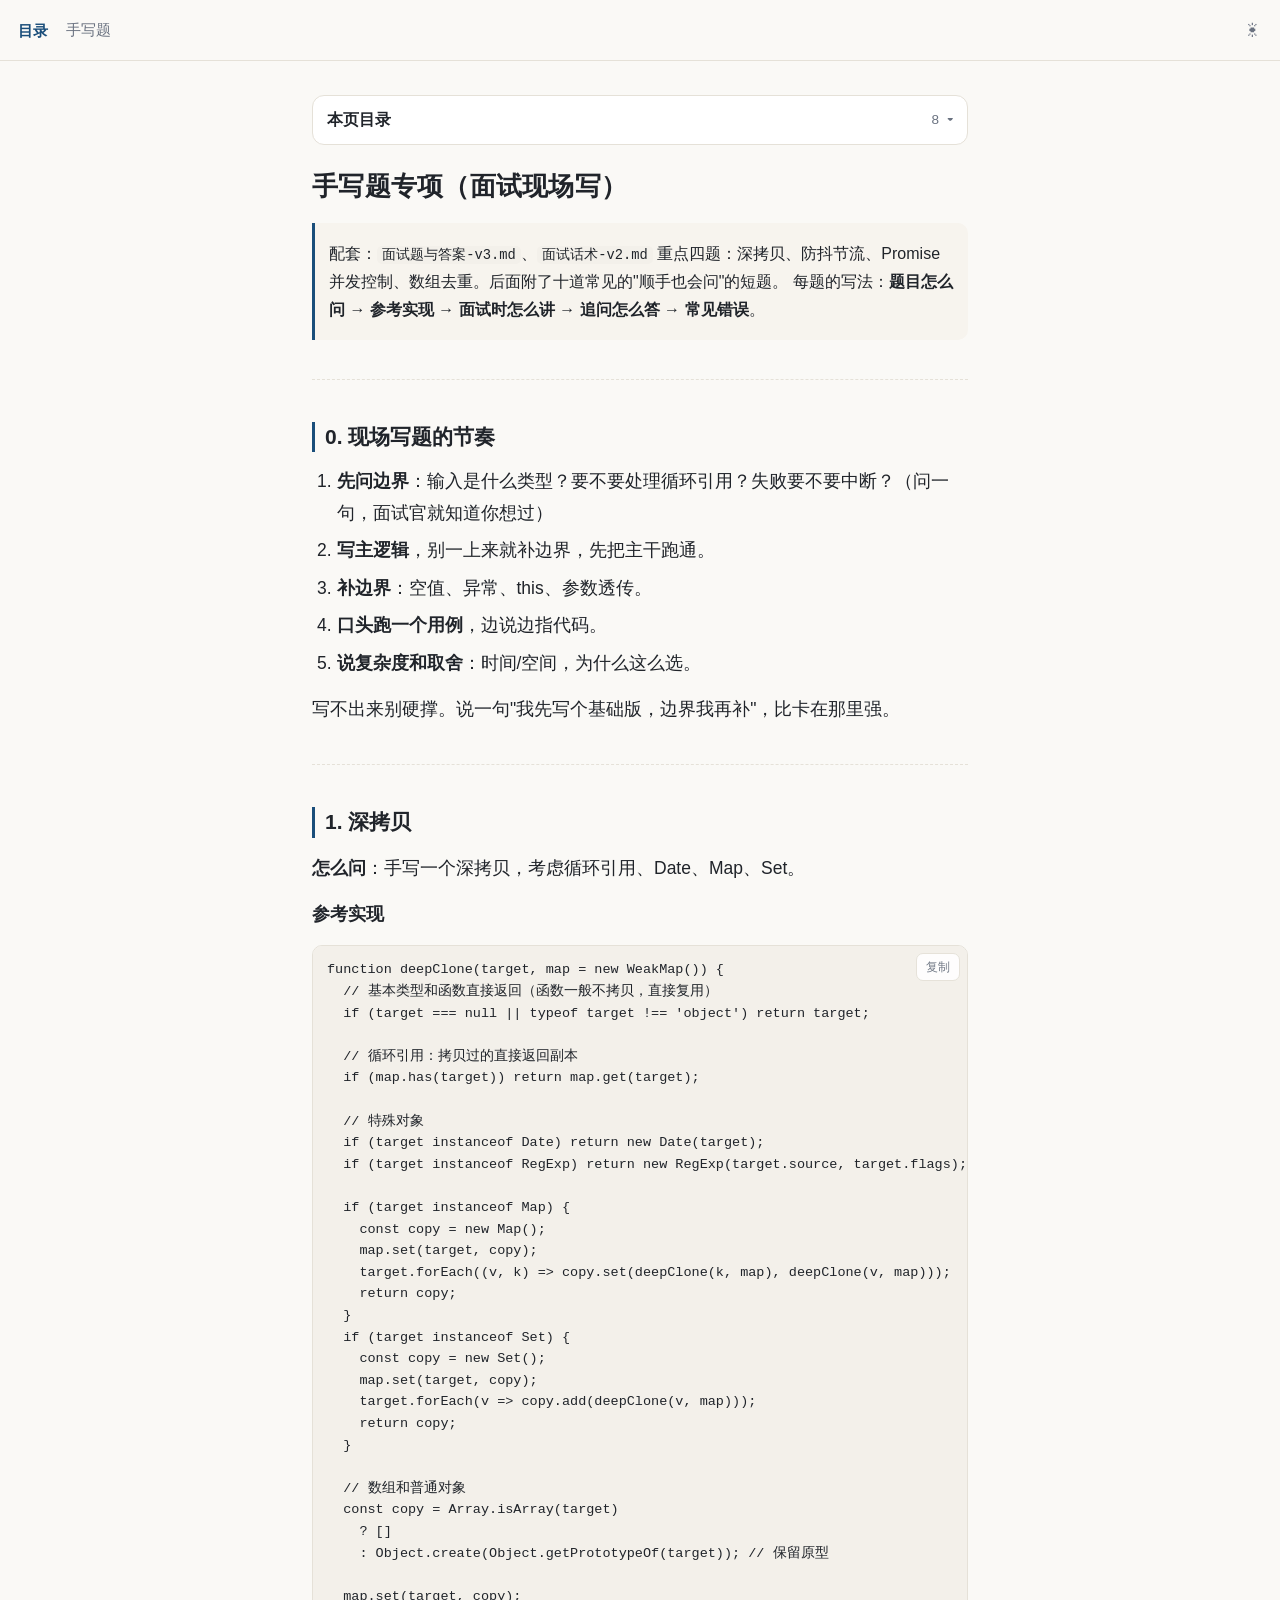
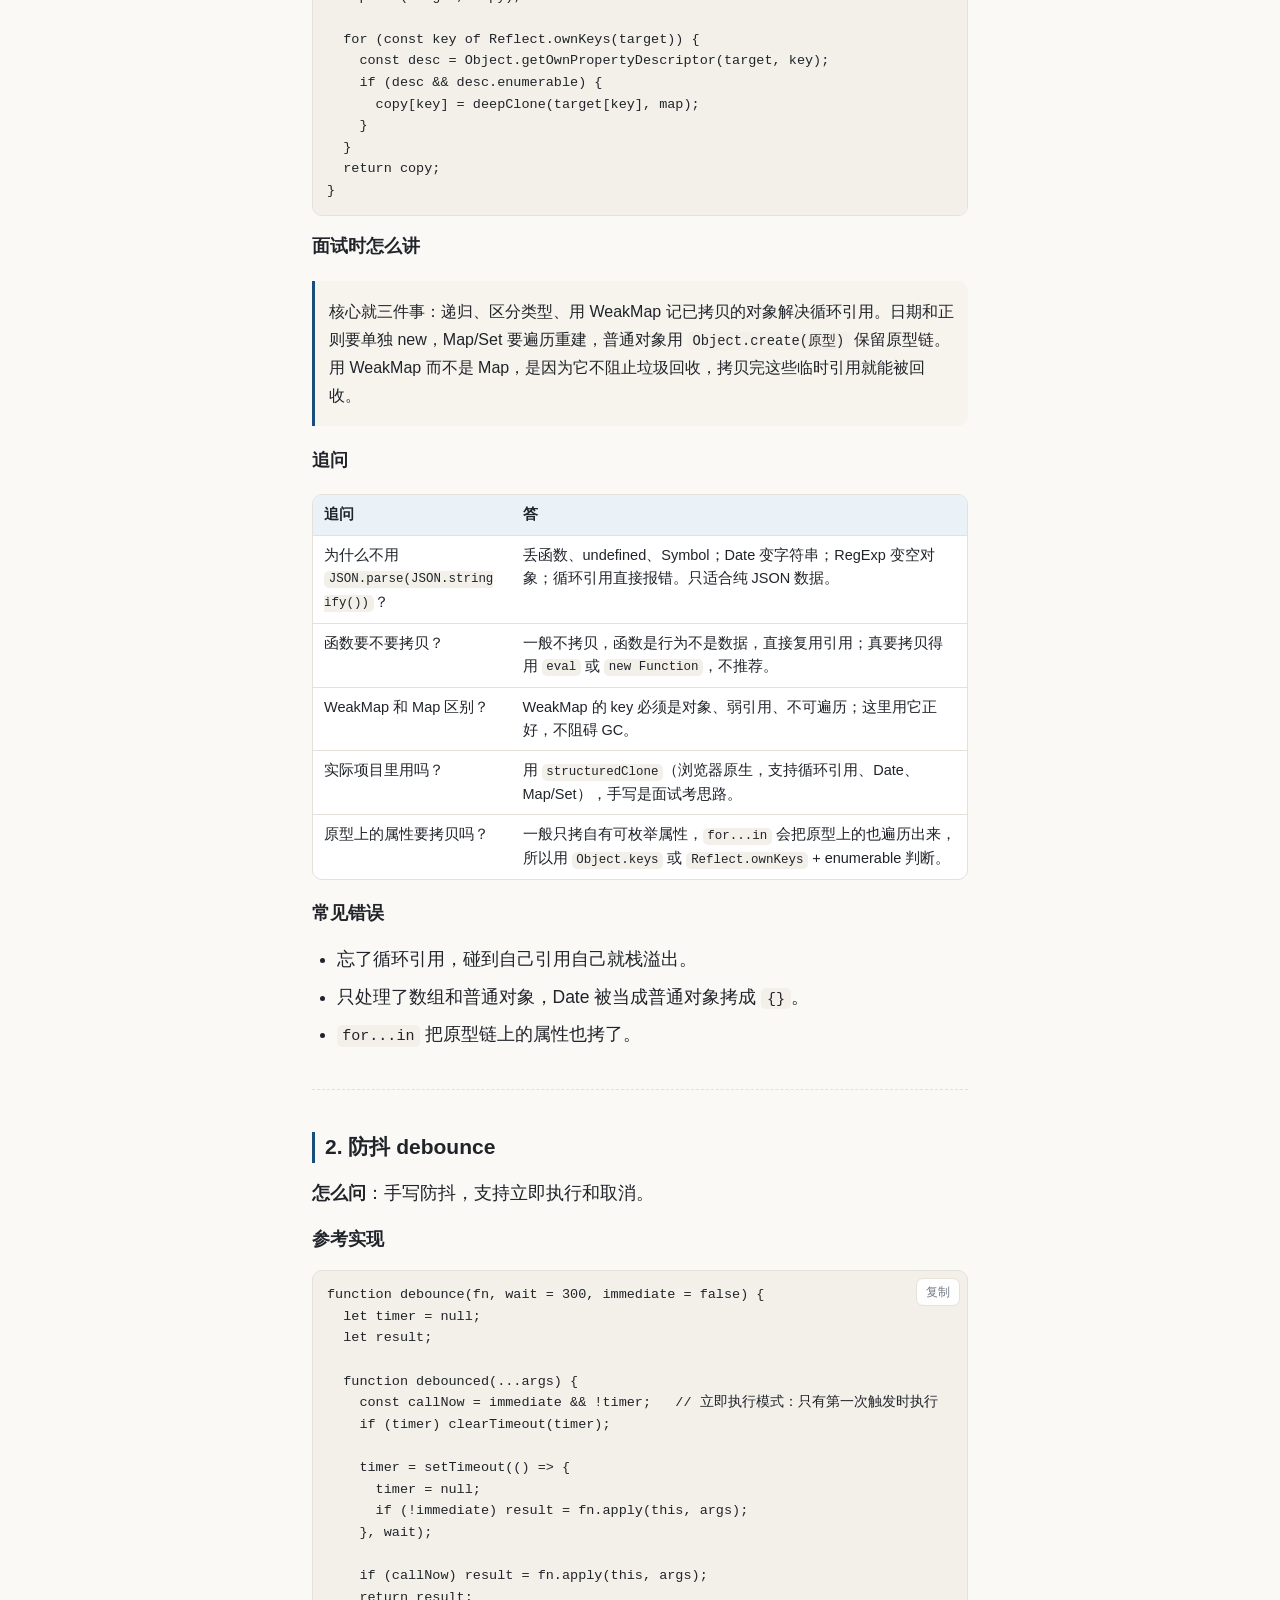
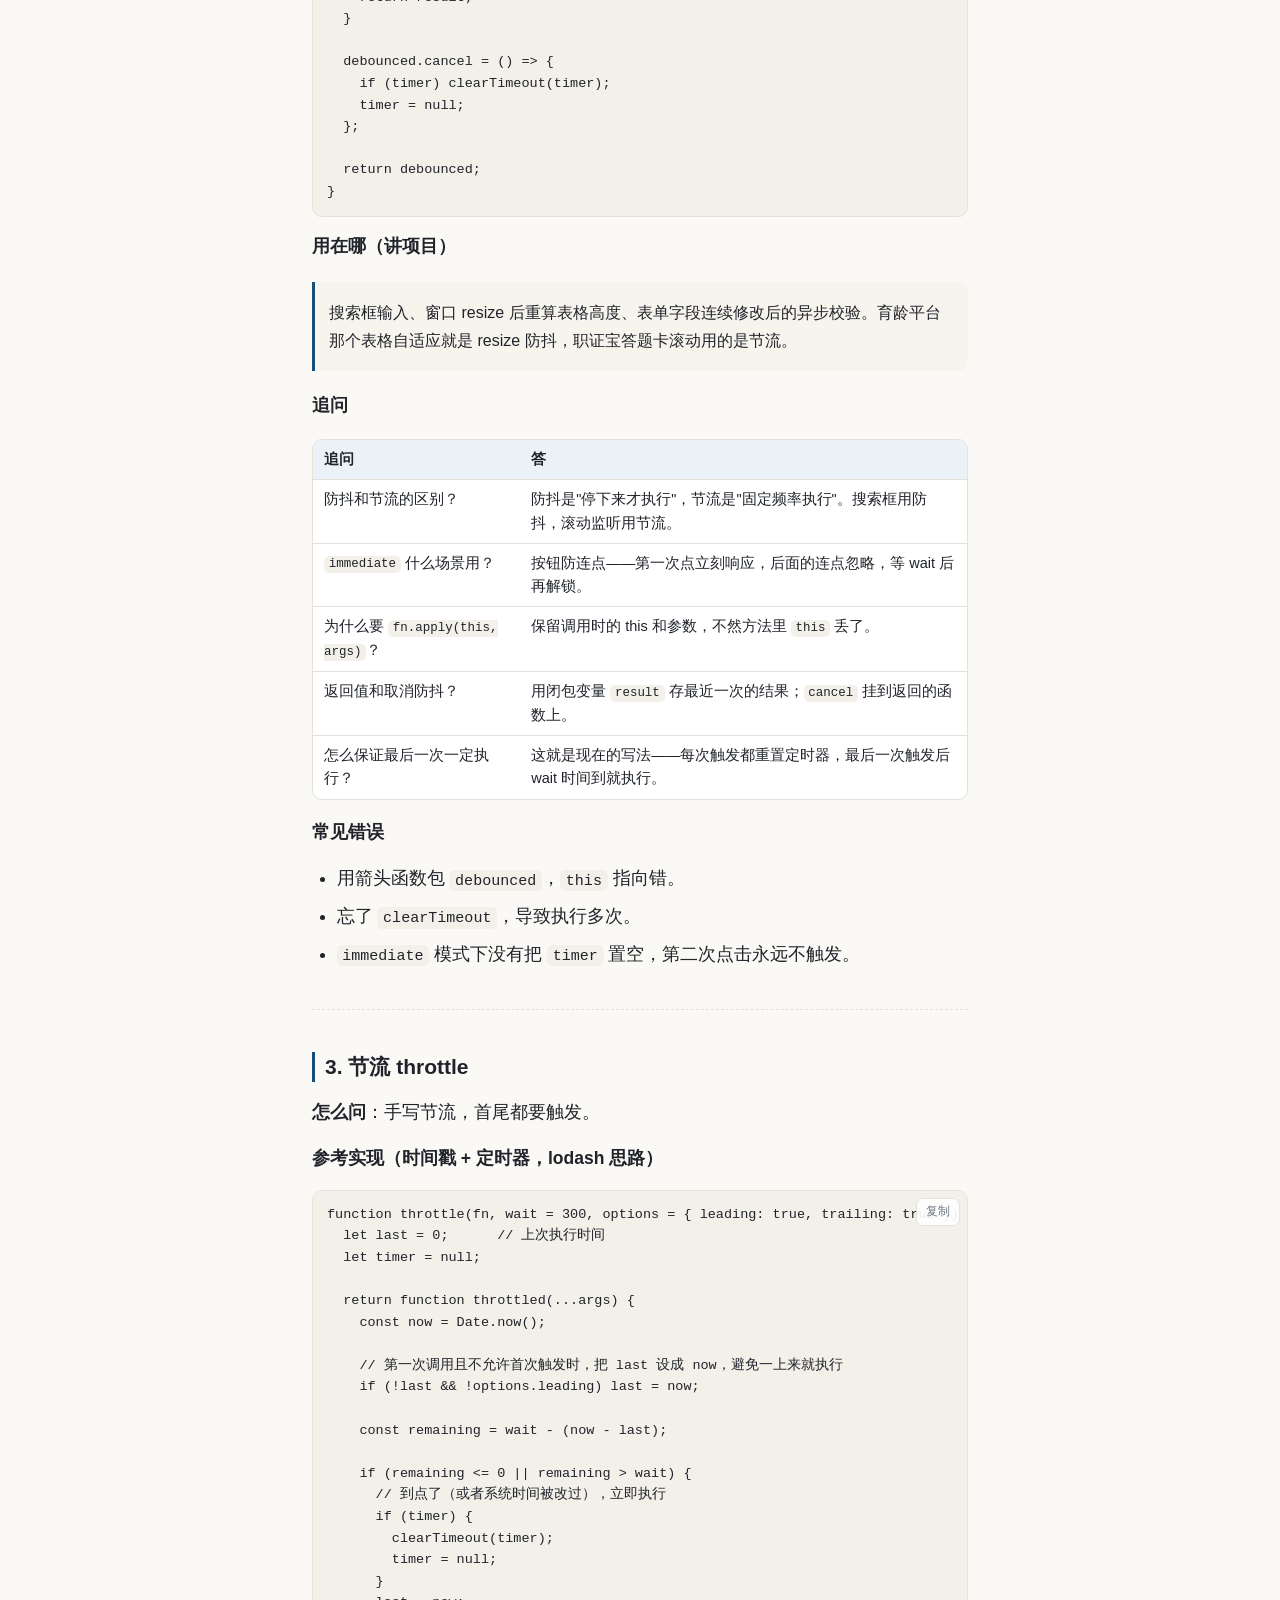
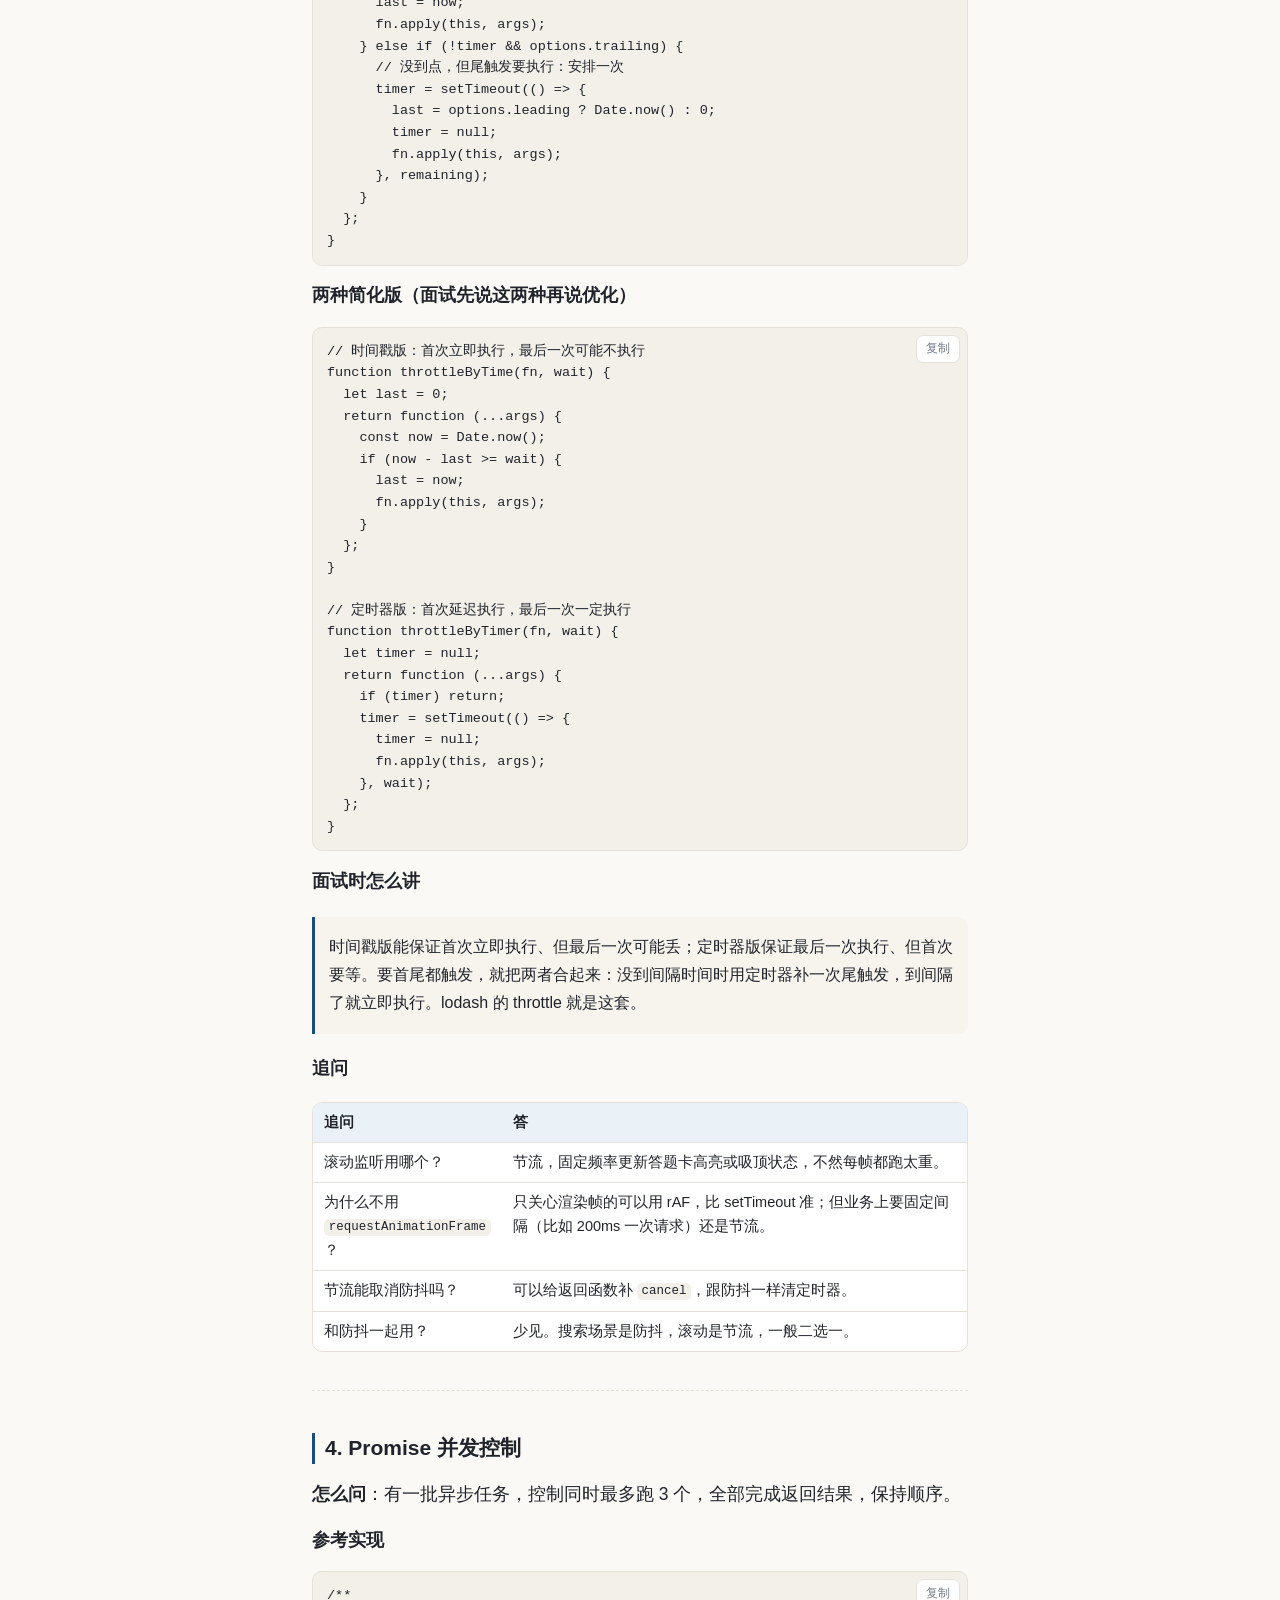
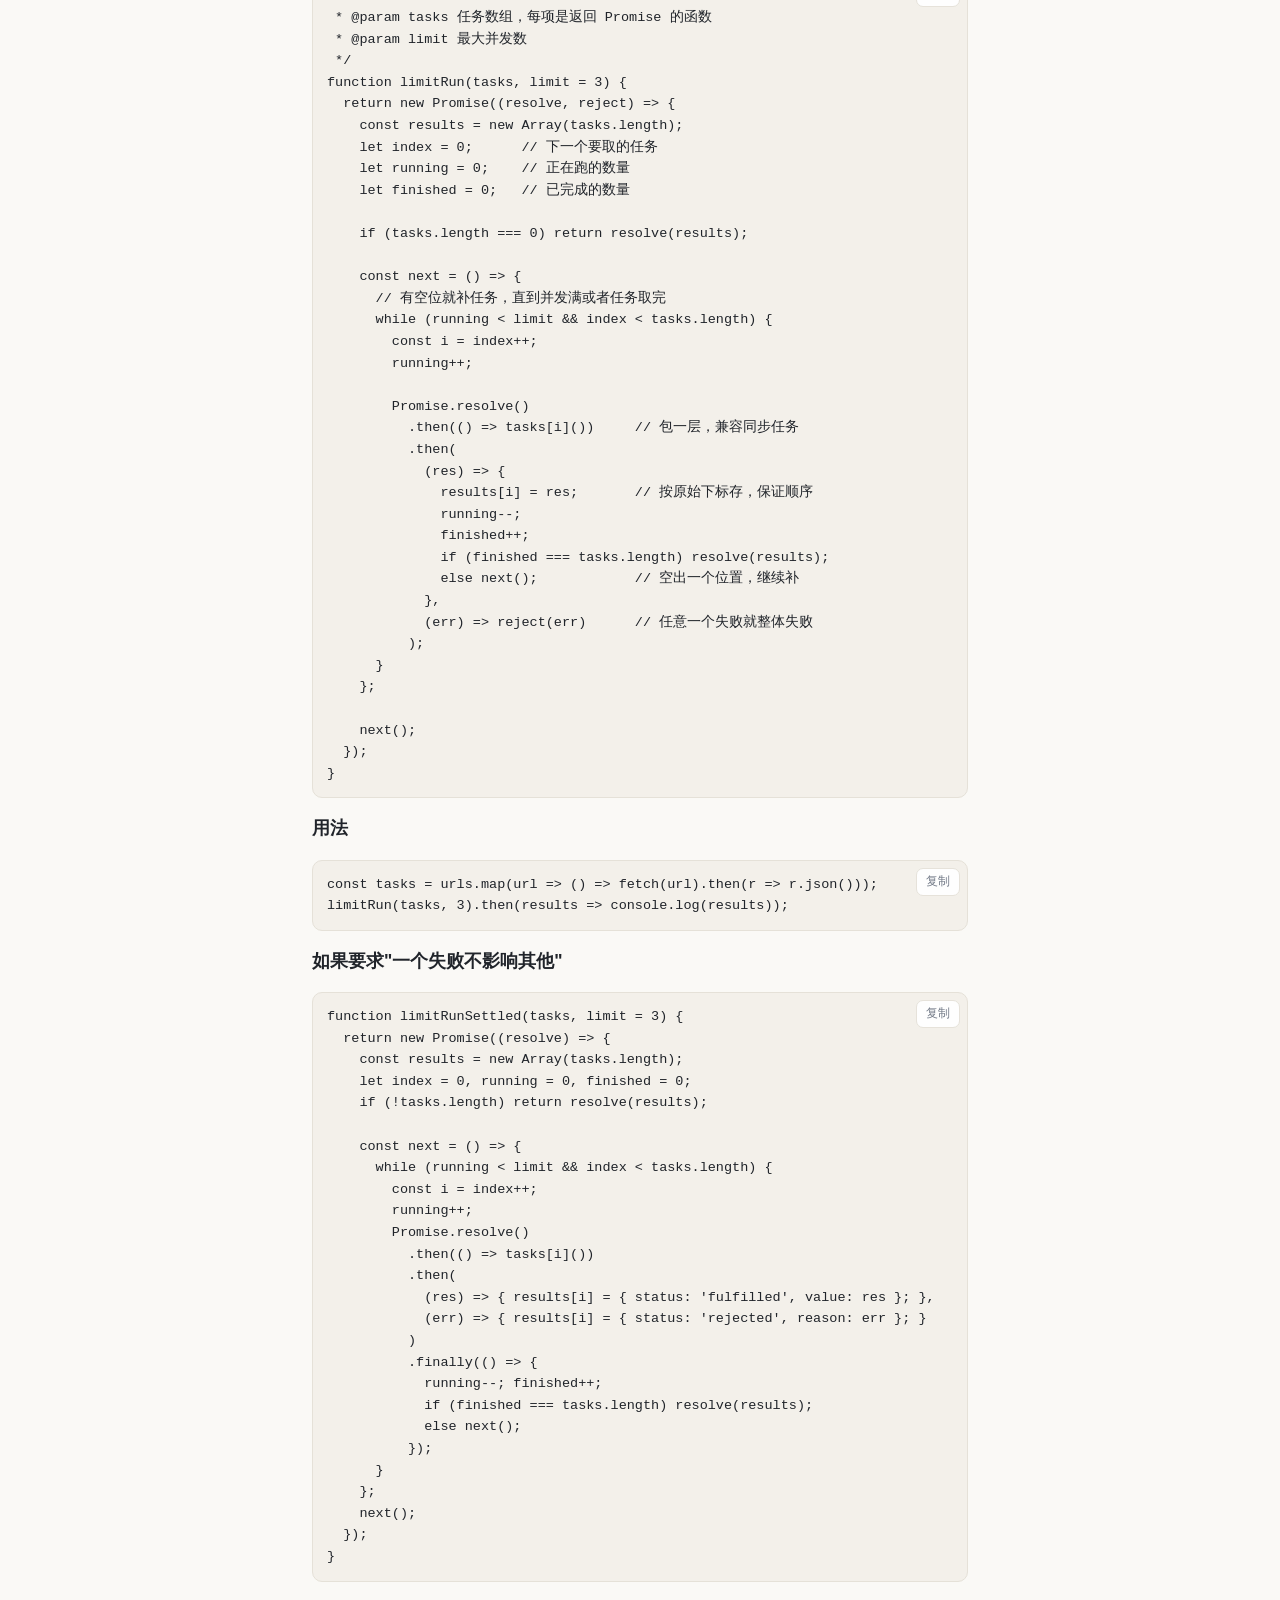
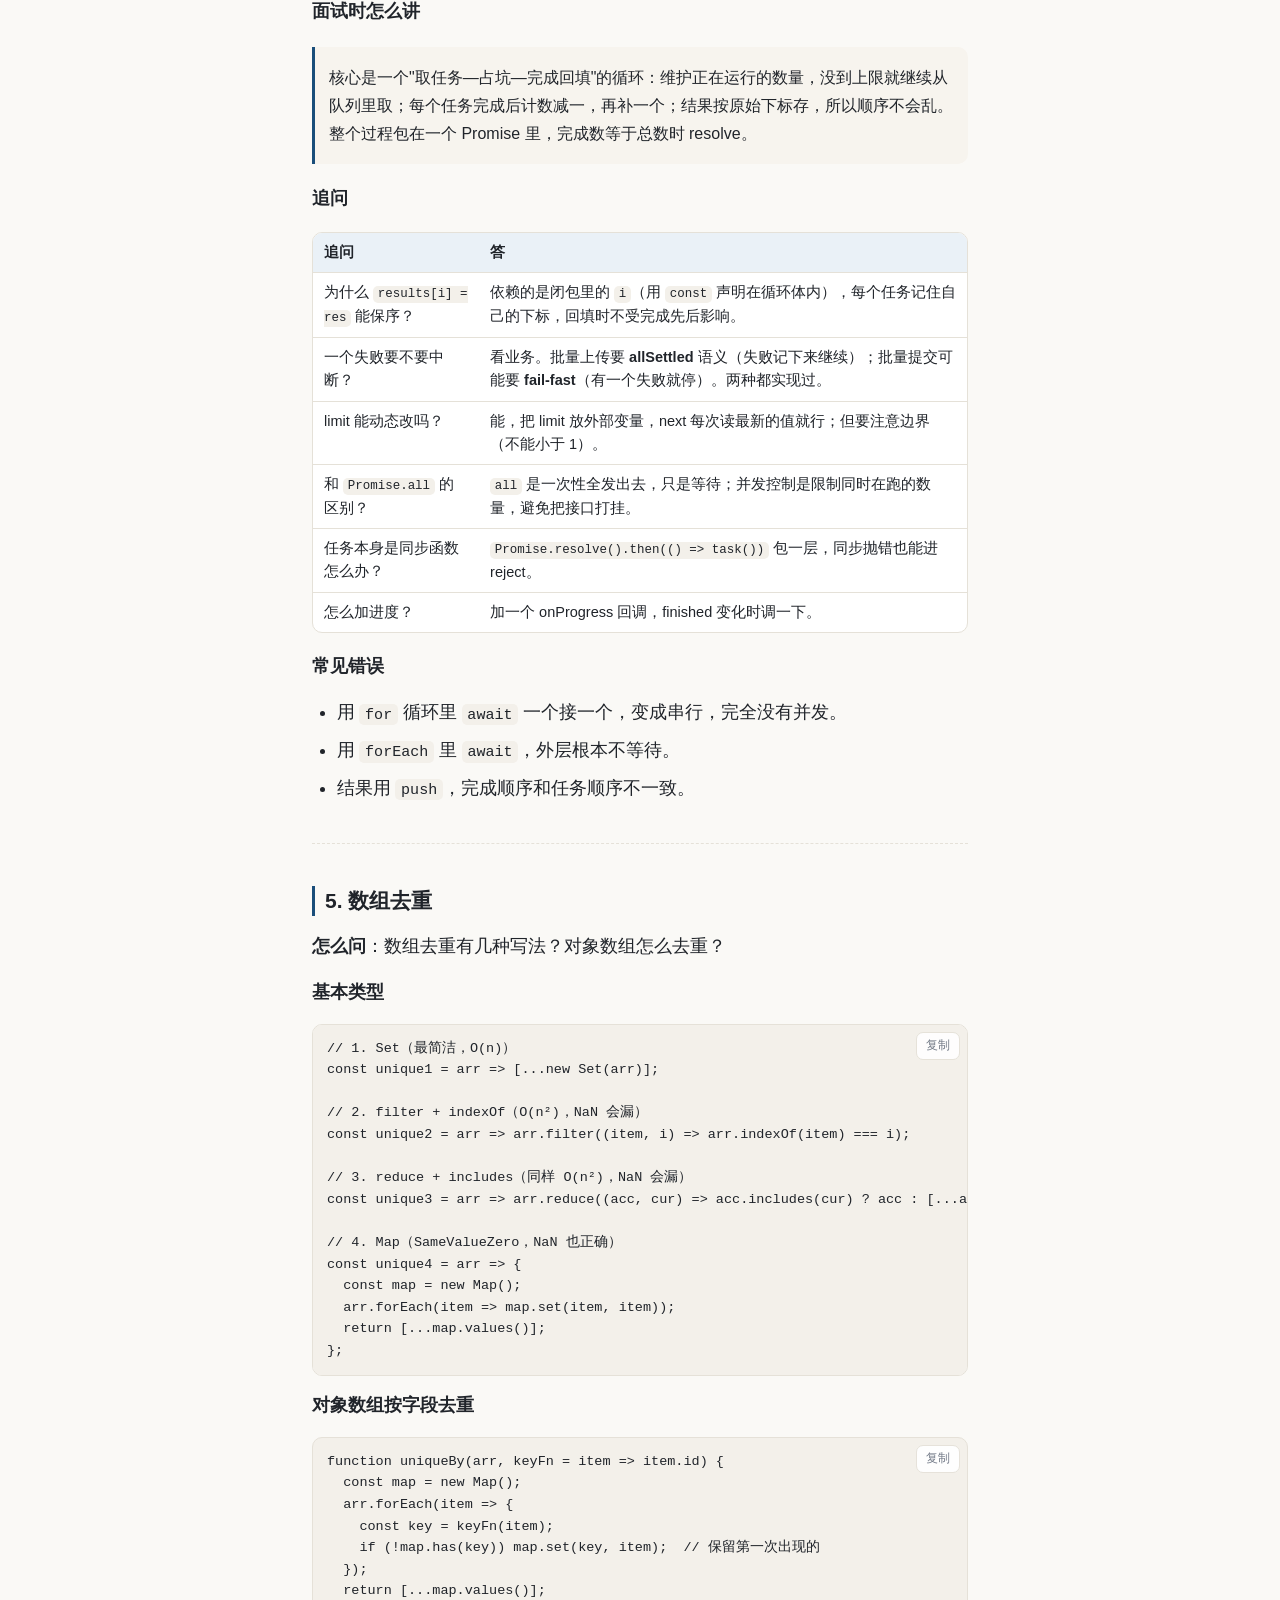
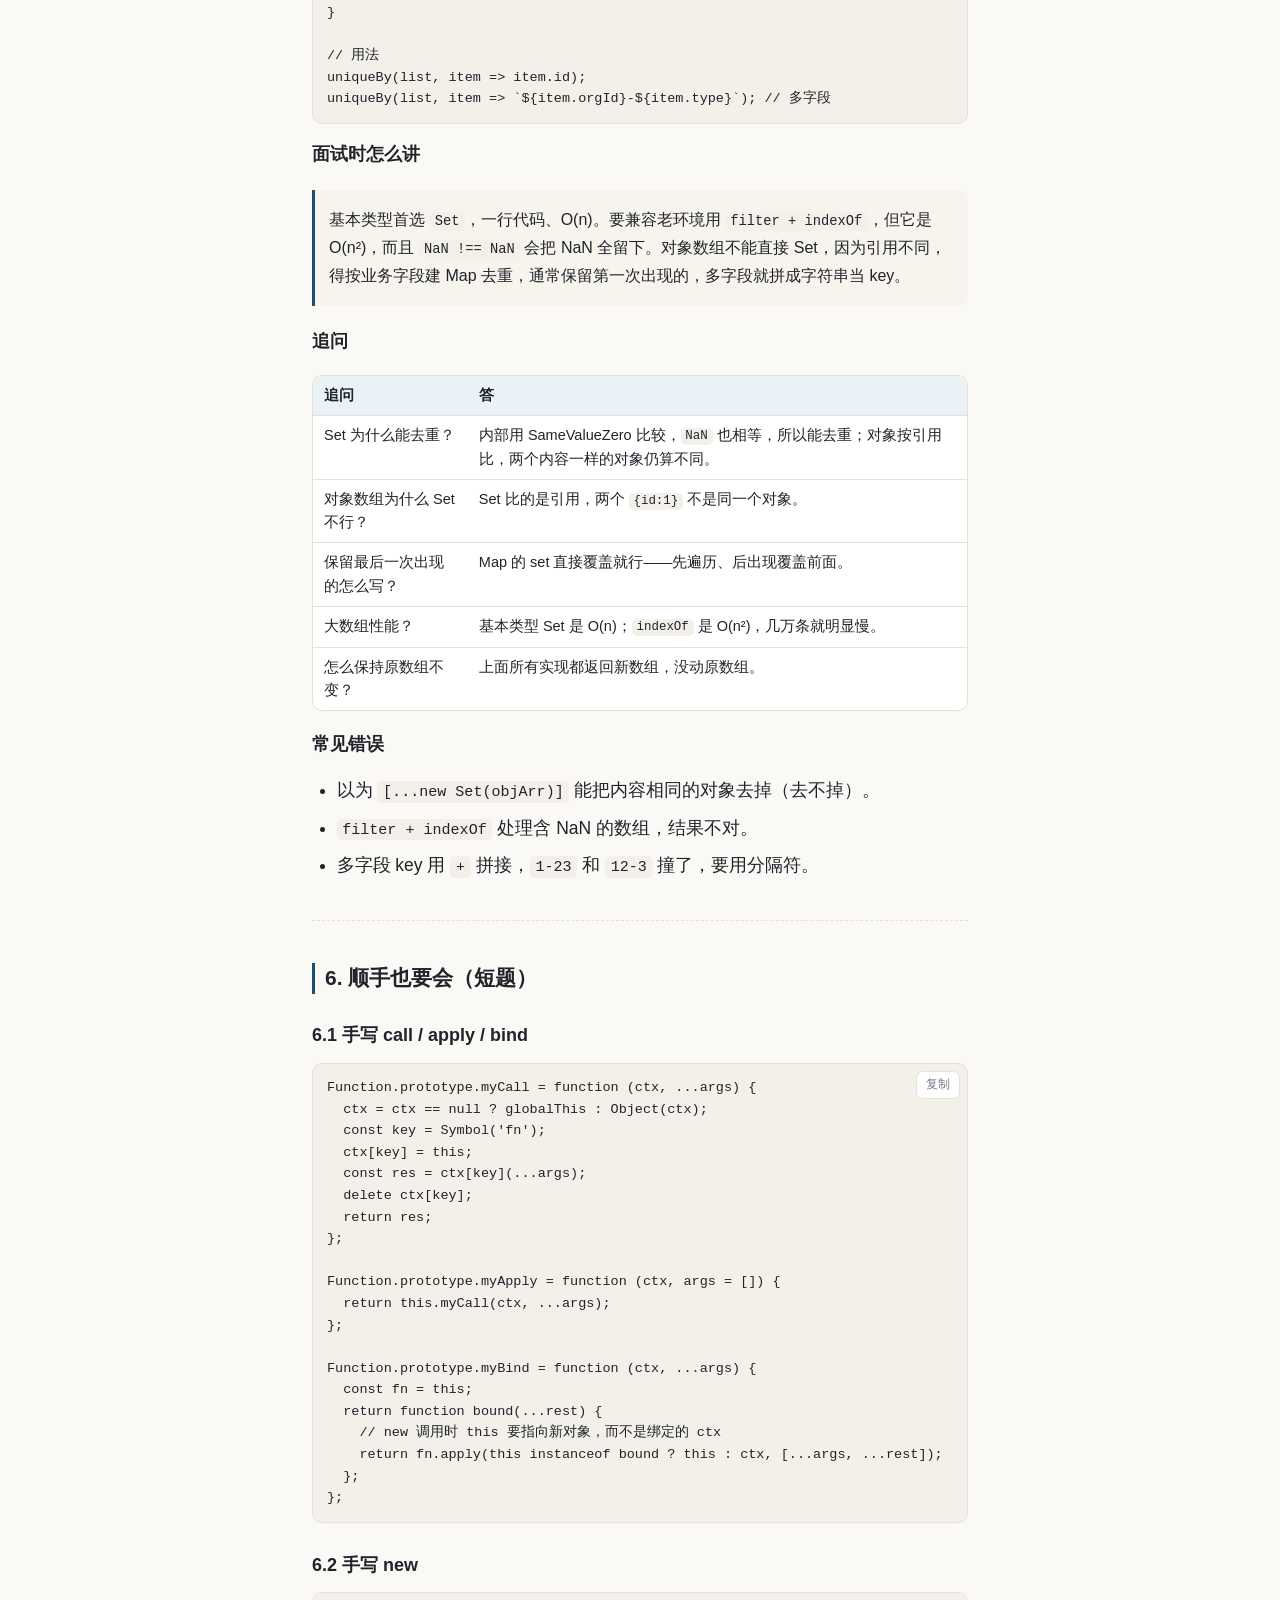
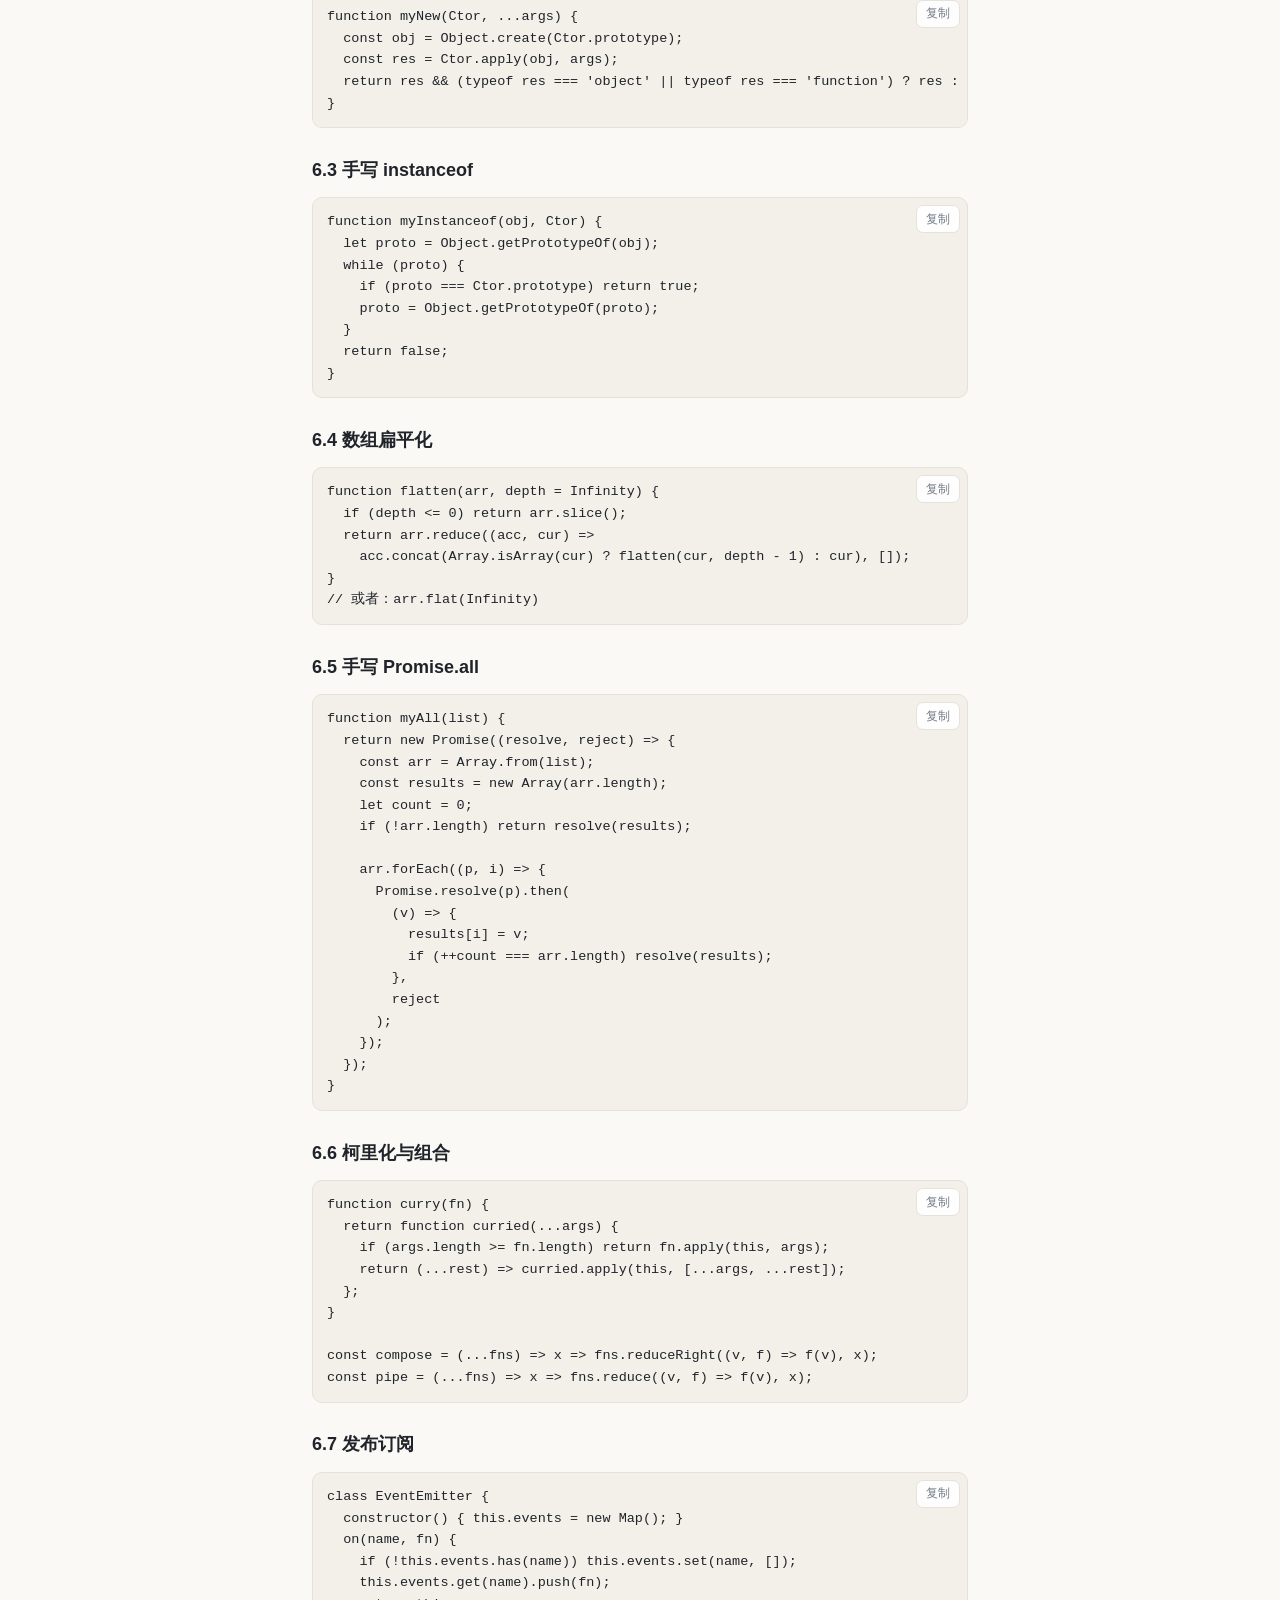
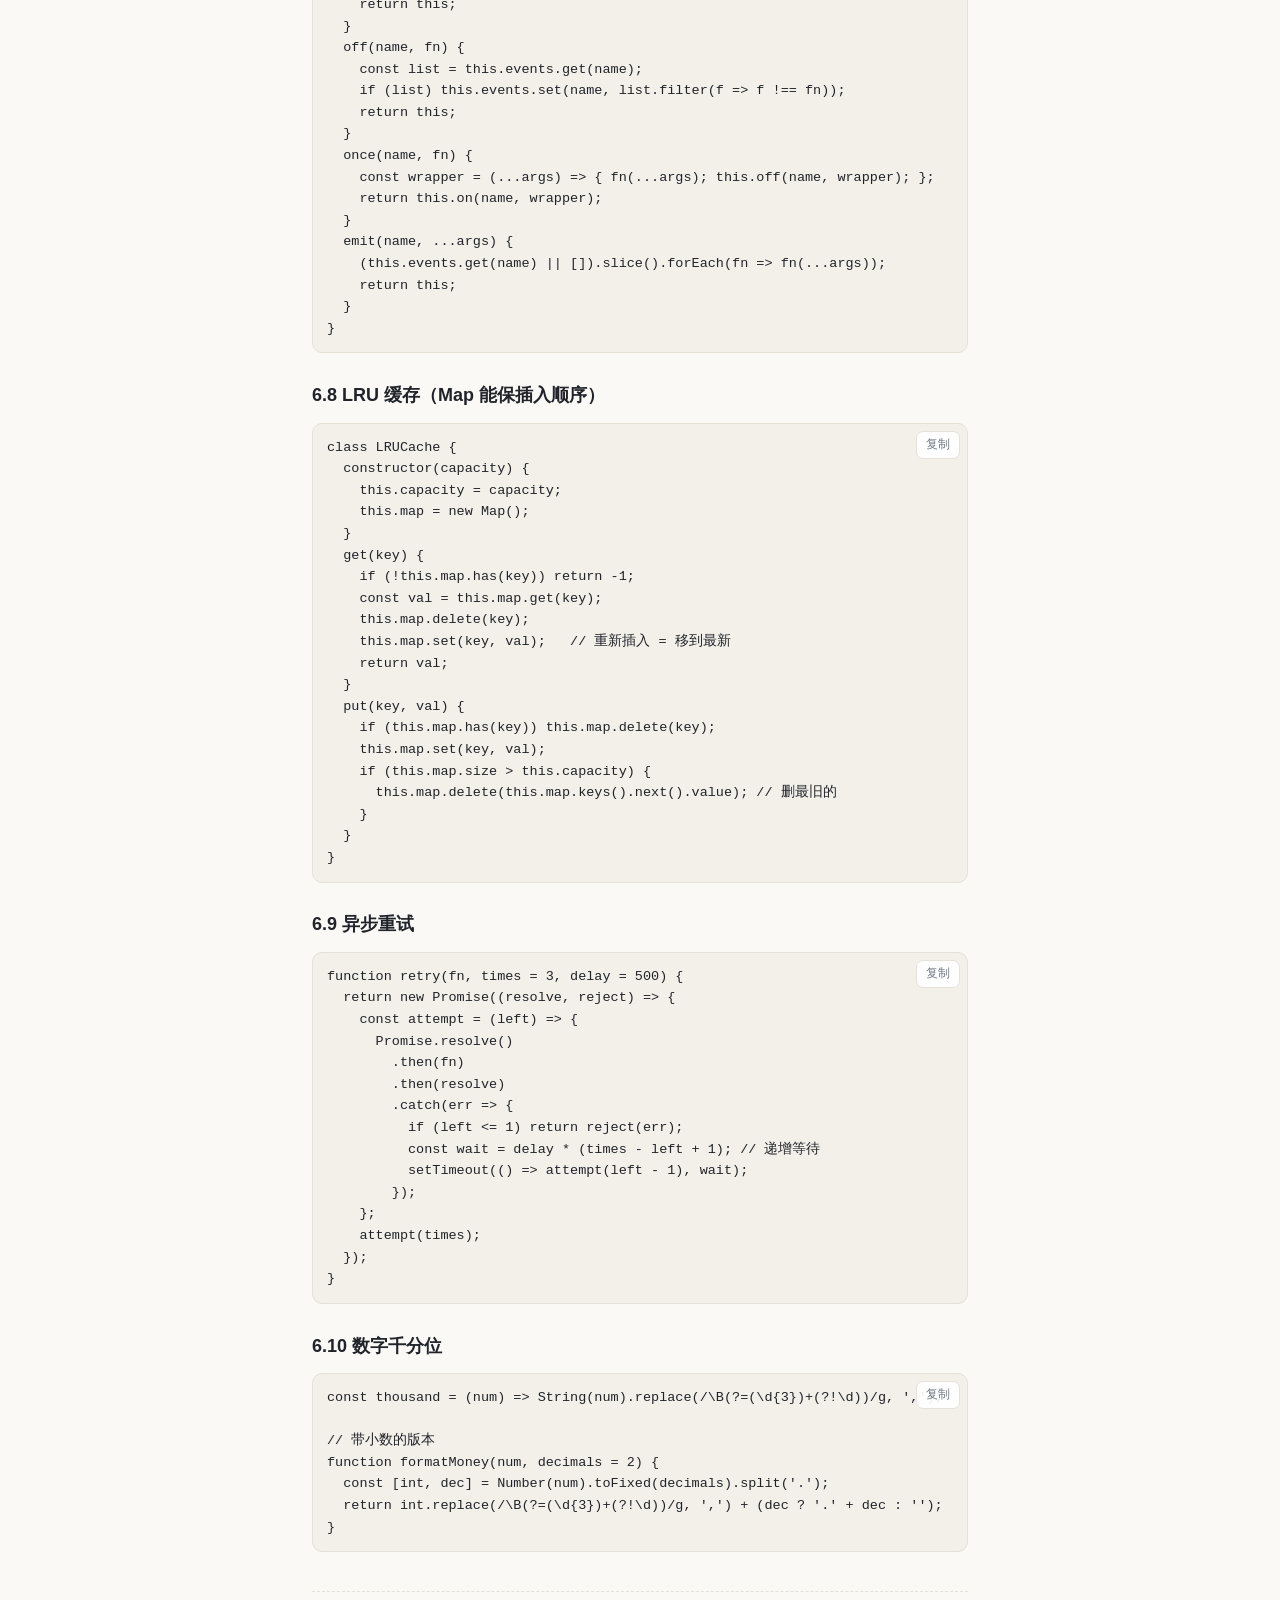
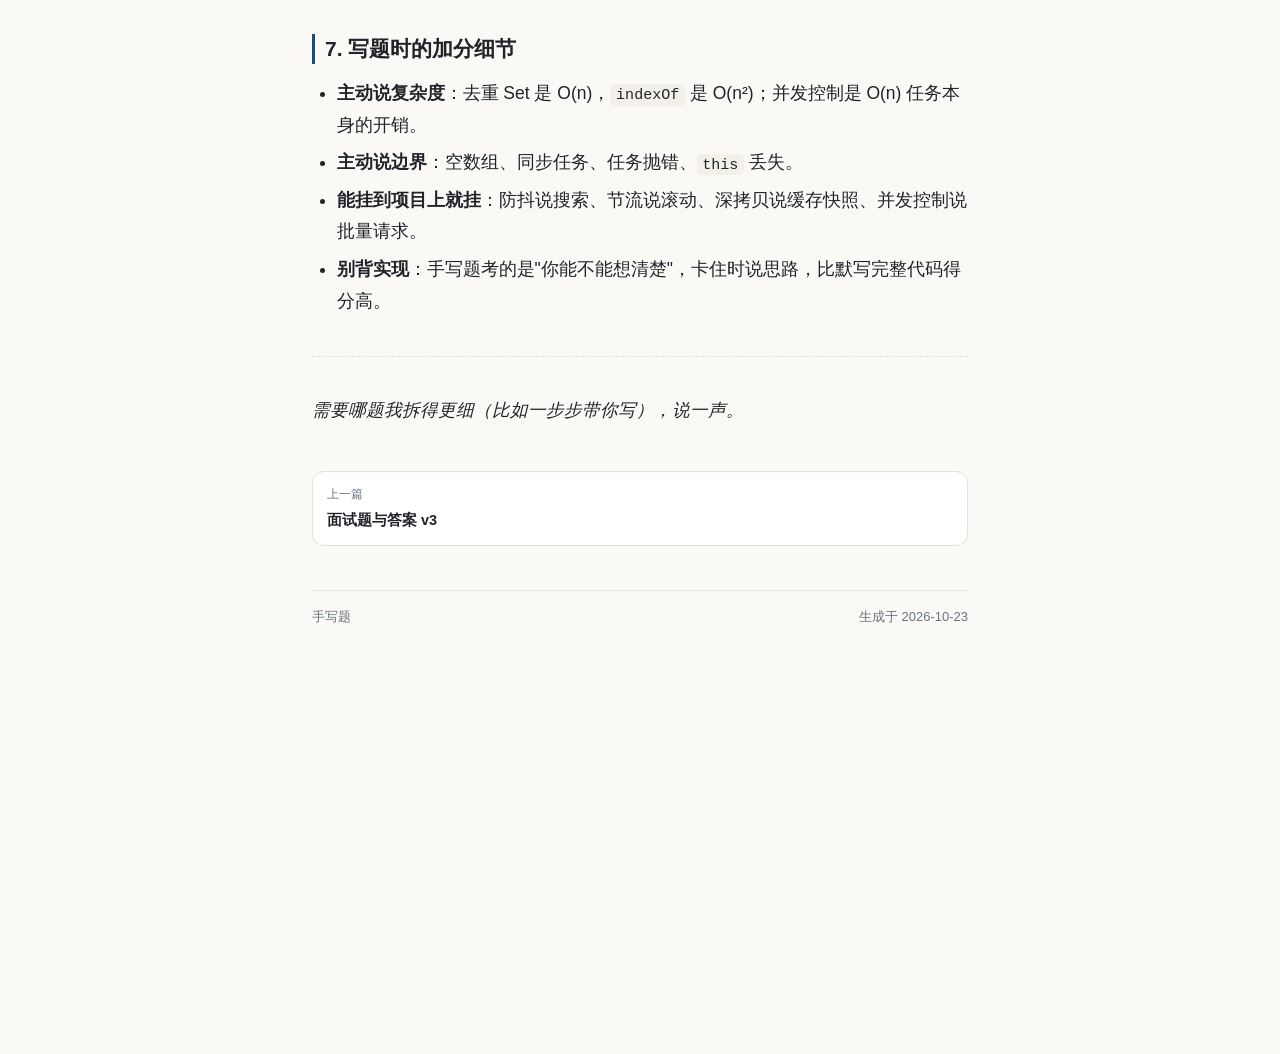
<file: shouxie.html>
<!doctype html>
<html lang="zh-CN">
<head>
<meta charset="utf-8">
<meta name="viewport" content="width=device-width, initial-scale=1, viewport-fit=cover">
<meta name="format-detection" content="telephone=no">
<meta name="robots" content="noindex">
<meta name="theme-color" content="#faf9f6" media="(prefers-color-scheme: light)">
<meta name="theme-color" content="#14161a" media="(prefers-color-scheme: dark)">
<title>手写题 · 面试资料</title>
<link rel="icon" href="data:image/svg+xml,%3Csvg xmlns='http://www.w3.org/2000/svg' viewBox='0 0 64 64'%3E%3Crect width='64' height='64' rx='14' fill='%231a4e7a'/%3E%3Ctext x='32' y='43' font-size='32' text-anchor='middle' fill='white' font-family='sans-serif'%3E%E9%9D%A2%3C/text%3E%3C/svg%3E">
<link rel="stylesheet" href="assets/style.css">
</head>
<body>
<div class="progress" id="progress"></div>
<header class="topbar">
  <a class="back" href="./index.html">目录</a>
  <div class="topbar-title">手写题</div>
  <button class="theme" id="themeBtn" type="button" aria-label="切换深浅色">◐</button>
</header>
<main class="wrap">
  <details class="toc">
    <summary>本页目录<span class="count">8</span></summary>
    <ol>
      <li><a href="#s1">0. 现场写题的节奏</a></li>
      <li><a href="#s2">1. 深拷贝</a></li>
      <li><a href="#s3">2. 防抖 debounce</a></li>
      <li><a href="#s4">3. 节流 throttle</a></li>
      <li><a href="#s5">4. Promise 并发控制</a></li>
      <li><a href="#s6">5. 数组去重</a></li>
      <li><a href="#s7">6. 顺手也要会（短题）</a></li>
      <li><a href="#s8">7. 写题时的加分细节</a></li>
    </ol>
  </details>
<article class="doc">
<h1>手写题专项（面试现场写）</h1>
<blockquote>
<p>配套：<code>面试题与答案-v3.md</code>、<code>面试话术-v2.md</code>
重点四题：深拷贝、防抖节流、Promise 并发控制、数组去重。后面附了十道常见的&quot;顺手也会问&quot;的短题。
每题的写法：<strong>题目怎么问 → 参考实现 → 面试时怎么讲 → 追问怎么答 → 常见错误</strong>。</p>
</blockquote>
<hr />
<h2 id="s1">0. 现场写题的节奏</h2>
<ol>
<li><strong>先问边界</strong>：输入是什么类型？要不要处理循环引用？失败要不要中断？（问一句，面试官就知道你想过）</li>
<li><strong>写主逻辑</strong>，别一上来就补边界，先把主干跑通。</li>
<li><strong>补边界</strong>：空值、异常、this、参数透传。</li>
<li><strong>口头跑一个用例</strong>，边说边指代码。</li>
<li><strong>说复杂度和取舍</strong>：时间/空间，为什么这么选。</li>
</ol>
<p>写不出来别硬撑。说一句&quot;我先写个基础版，边界我再补&quot;，比卡在那里强。</p>
<hr />
<h2 id="s2">1. 深拷贝</h2>
<p><strong>怎么问</strong>：手写一个深拷贝，考虑循环引用、Date、Map、Set。</p>
<p><strong>参考实现</strong></p>
<pre><code class="language-js">function deepClone(target, map = new WeakMap()) {
  // 基本类型和函数直接返回（函数一般不拷贝，直接复用）
  if (target === null || typeof target !== 'object') return target;

  // 循环引用：拷贝过的直接返回副本
  if (map.has(target)) return map.get(target);

  // 特殊对象
  if (target instanceof Date) return new Date(target);
  if (target instanceof RegExp) return new RegExp(target.source, target.flags);

  if (target instanceof Map) {
    const copy = new Map();
    map.set(target, copy);
    target.forEach((v, k) =&gt; copy.set(deepClone(k, map), deepClone(v, map)));
    return copy;
  }
  if (target instanceof Set) {
    const copy = new Set();
    map.set(target, copy);
    target.forEach(v =&gt; copy.add(deepClone(v, map)));
    return copy;
  }

  // 数组和普通对象
  const copy = Array.isArray(target)
    ? []
    : Object.create(Object.getPrototypeOf(target)); // 保留原型

  map.set(target, copy);

  for (const key of Reflect.ownKeys(target)) {
    const desc = Object.getOwnPropertyDescriptor(target, key);
    if (desc &amp;&amp; desc.enumerable) {
      copy[key] = deepClone(target[key], map);
    }
  }
  return copy;
}
</code></pre>
<p><strong>面试时怎么讲</strong></p>
<blockquote>
<p>核心就三件事：递归、区分类型、用 WeakMap 记已拷贝的对象解决循环引用。日期和正则要单独 new，Map/Set 要遍历重建，普通对象用 <code>Object.create(原型)</code> 保留原型链。用 WeakMap 而不是 Map，是因为它不阻止垃圾回收，拷贝完这些临时引用就能被回收。</p>
</blockquote>
<p><strong>追问</strong></p>
<div class="tw wide"><table>
<thead>
<tr>
<th>追问</th>
<th>答</th>
</tr>
</thead>
<tbody>
<tr>
<td>为什么不用 <code>JSON.parse(JSON.stringify())</code>？</td>
<td>丢函数、undefined、Symbol；Date 变字符串；RegExp 变空对象；循环引用直接报错。只适合纯 JSON 数据。</td>
</tr>
<tr>
<td>函数要不要拷贝？</td>
<td>一般不拷贝，函数是行为不是数据，直接复用引用；真要拷贝得用 <code>eval</code> 或 <code>new Function</code>，不推荐。</td>
</tr>
<tr>
<td>WeakMap 和 Map 区别？</td>
<td>WeakMap 的 key 必须是对象、弱引用、不可遍历；这里用它正好，不阻碍 GC。</td>
</tr>
<tr>
<td>实际项目里用吗？</td>
<td>用 <code>structuredClone</code>（浏览器原生，支持循环引用、Date、Map/Set），手写是面试考思路。</td>
</tr>
<tr>
<td>原型上的属性要拷贝吗？</td>
<td>一般只拷自有可枚举属性，<code>for...in</code> 会把原型上的也遍历出来，所以用 <code>Object.keys</code> 或 <code>Reflect.ownKeys</code> + enumerable 判断。</td>
</tr>
</tbody>
</table></div>
<p><strong>常见错误</strong></p>
<ul>
<li>忘了循环引用，碰到自己引用自己就栈溢出。</li>
<li>只处理了数组和普通对象，Date 被当成普通对象拷成 <code>{}</code>。</li>
<li><code>for...in</code> 把原型链上的属性也拷了。</li>
</ul>
<hr />
<h2 id="s3">2. 防抖 debounce</h2>
<p><strong>怎么问</strong>：手写防抖，支持立即执行和取消。</p>
<p><strong>参考实现</strong></p>
<pre><code class="language-js">function debounce(fn, wait = 300, immediate = false) {
  let timer = null;
  let result;

  function debounced(...args) {
    const callNow = immediate &amp;&amp; !timer;   // 立即执行模式：只有第一次触发时执行
    if (timer) clearTimeout(timer);

    timer = setTimeout(() =&gt; {
      timer = null;
      if (!immediate) result = fn.apply(this, args);
    }, wait);

    if (callNow) result = fn.apply(this, args);
    return result;
  }

  debounced.cancel = () =&gt; {
    if (timer) clearTimeout(timer);
    timer = null;
  };

  return debounced;
}
</code></pre>
<p><strong>用在哪（讲项目）</strong></p>
<blockquote>
<p>搜索框输入、窗口 resize 后重算表格高度、表单字段连续修改后的异步校验。育龄平台那个表格自适应就是 resize 防抖，职证宝答题卡滚动用的是节流。</p>
</blockquote>
<p><strong>追问</strong></p>
<div class="tw wide"><table>
<thead>
<tr>
<th>追问</th>
<th>答</th>
</tr>
</thead>
<tbody>
<tr>
<td>防抖和节流的区别？</td>
<td>防抖是&quot;停下来才执行&quot;，节流是&quot;固定频率执行&quot;。搜索框用防抖，滚动监听用节流。</td>
</tr>
<tr>
<td><code>immediate</code> 什么场景用？</td>
<td>按钮防连点——第一次点立刻响应，后面的连点忽略，等 wait 后再解锁。</td>
</tr>
<tr>
<td>为什么要 <code>fn.apply(this, args)</code>？</td>
<td>保留调用时的 this 和参数，不然方法里 <code>this</code> 丢了。</td>
</tr>
<tr>
<td>返回值和取消防抖？</td>
<td>用闭包变量 <code>result</code> 存最近一次的结果；<code>cancel</code> 挂到返回的函数上。</td>
</tr>
<tr>
<td>怎么保证最后一次一定执行？</td>
<td>这就是现在的写法——每次触发都重置定时器，最后一次触发后 wait 时间到就执行。</td>
</tr>
</tbody>
</table></div>
<p><strong>常见错误</strong></p>
<ul>
<li>用箭头函数包 <code>debounced</code>，<code>this</code> 指向错。</li>
<li>忘了 <code>clearTimeout</code>，导致执行多次。</li>
<li><code>immediate</code> 模式下没有把 <code>timer</code> 置空，第二次点击永远不触发。</li>
</ul>
<hr />
<h2 id="s4">3. 节流 throttle</h2>
<p><strong>怎么问</strong>：手写节流，首尾都要触发。</p>
<p><strong>参考实现（时间戳 + 定时器，lodash 思路）</strong></p>
<pre><code class="language-js">function throttle(fn, wait = 300, options = { leading: true, trailing: true }) {
  let last = 0;      // 上次执行时间
  let timer = null;

  return function throttled(...args) {
    const now = Date.now();

    // 第一次调用且不允许首次触发时，把 last 设成 now，避免一上来就执行
    if (!last &amp;&amp; !options.leading) last = now;

    const remaining = wait - (now - last);

    if (remaining &lt;= 0 || remaining &gt; wait) {
      // 到点了（或者系统时间被改过），立即执行
      if (timer) {
        clearTimeout(timer);
        timer = null;
      }
      last = now;
      fn.apply(this, args);
    } else if (!timer &amp;&amp; options.trailing) {
      // 没到点，但尾触发要执行：安排一次
      timer = setTimeout(() =&gt; {
        last = options.leading ? Date.now() : 0;
        timer = null;
        fn.apply(this, args);
      }, remaining);
    }
  };
}
</code></pre>
<p><strong>两种简化版（面试先说这两种再说优化）</strong></p>
<pre><code class="language-js">// 时间戳版：首次立即执行，最后一次可能不执行
function throttleByTime(fn, wait) {
  let last = 0;
  return function (...args) {
    const now = Date.now();
    if (now - last &gt;= wait) {
      last = now;
      fn.apply(this, args);
    }
  };
}

// 定时器版：首次延迟执行，最后一次一定执行
function throttleByTimer(fn, wait) {
  let timer = null;
  return function (...args) {
    if (timer) return;
    timer = setTimeout(() =&gt; {
      timer = null;
      fn.apply(this, args);
    }, wait);
  };
}
</code></pre>
<p><strong>面试时怎么讲</strong></p>
<blockquote>
<p>时间戳版能保证首次立即执行、但最后一次可能丢；定时器版保证最后一次执行、但首次要等。要首尾都触发，就把两者合起来：没到间隔时间时用定时器补一次尾触发，到间隔了就立即执行。lodash 的 throttle 就是这套。</p>
</blockquote>
<p><strong>追问</strong></p>
<div class="tw wide"><table>
<thead>
<tr>
<th>追问</th>
<th>答</th>
</tr>
</thead>
<tbody>
<tr>
<td>滚动监听用哪个？</td>
<td>节流，固定频率更新答题卡高亮或吸顶状态，不然每帧都跑太重。</td>
</tr>
<tr>
<td>为什么不用 <code>requestAnimationFrame</code>？</td>
<td>只关心渲染帧的可以用 rAF，比 setTimeout 准；但业务上要固定间隔（比如 200ms 一次请求）还是节流。</td>
</tr>
<tr>
<td>节流能取消防抖吗？</td>
<td>可以给返回函数补 <code>cancel</code>，跟防抖一样清定时器。</td>
</tr>
<tr>
<td>和防抖一起用？</td>
<td>少见。搜索场景是防抖，滚动是节流，一般二选一。</td>
</tr>
</tbody>
</table></div>
<hr />
<h2 id="s5">4. Promise 并发控制</h2>
<p><strong>怎么问</strong>：有一批异步任务，控制同时最多跑 3 个，全部完成返回结果，保持顺序。</p>
<p><strong>参考实现</strong></p>
<pre><code class="language-js">/**
 * @param tasks 任务数组，每项是返回 Promise 的函数
 * @param limit 最大并发数
 */
function limitRun(tasks, limit = 3) {
  return new Promise((resolve, reject) =&gt; {
    const results = new Array(tasks.length);
    let index = 0;      // 下一个要取的任务
    let running = 0;    // 正在跑的数量
    let finished = 0;   // 已完成的数量

    if (tasks.length === 0) return resolve(results);

    const next = () =&gt; {
      // 有空位就补任务，直到并发满或者任务取完
      while (running &lt; limit &amp;&amp; index &lt; tasks.length) {
        const i = index++;
        running++;

        Promise.resolve()
          .then(() =&gt; tasks[i]())     // 包一层，兼容同步任务
          .then(
            (res) =&gt; {
              results[i] = res;       // 按原始下标存，保证顺序
              running--;
              finished++;
              if (finished === tasks.length) resolve(results);
              else next();            // 空出一个位置，继续补
            },
            (err) =&gt; reject(err)      // 任意一个失败就整体失败
          );
      }
    };

    next();
  });
}
</code></pre>
<p><strong>用法</strong></p>
<pre><code class="language-js">const tasks = urls.map(url =&gt; () =&gt; fetch(url).then(r =&gt; r.json()));
limitRun(tasks, 3).then(results =&gt; console.log(results));
</code></pre>
<p><strong>如果要求&quot;一个失败不影响其他&quot;</strong></p>
<pre><code class="language-js">function limitRunSettled(tasks, limit = 3) {
  return new Promise((resolve) =&gt; {
    const results = new Array(tasks.length);
    let index = 0, running = 0, finished = 0;
    if (!tasks.length) return resolve(results);

    const next = () =&gt; {
      while (running &lt; limit &amp;&amp; index &lt; tasks.length) {
        const i = index++;
        running++;
        Promise.resolve()
          .then(() =&gt; tasks[i]())
          .then(
            (res) =&gt; { results[i] = { status: 'fulfilled', value: res }; },
            (err) =&gt; { results[i] = { status: 'rejected', reason: err }; }
          )
          .finally(() =&gt; {
            running--; finished++;
            if (finished === tasks.length) resolve(results);
            else next();
          });
      }
    };
    next();
  });
}
</code></pre>
<p><strong>面试时怎么讲</strong></p>
<blockquote>
<p>核心是一个&quot;取任务—占坑—完成回填&quot;的循环：维护正在运行的数量，没到上限就继续从队列里取；每个任务完成后计数减一，再补一个；结果按原始下标存，所以顺序不会乱。整个过程包在一个 Promise 里，完成数等于总数时 resolve。</p>
</blockquote>
<p><strong>追问</strong></p>
<div class="tw wide"><table>
<thead>
<tr>
<th>追问</th>
<th>答</th>
</tr>
</thead>
<tbody>
<tr>
<td>为什么 <code>results[i] = res</code> 能保序？</td>
<td>依赖的是闭包里的 <code>i</code>（用 <code>const</code> 声明在循环体内），每个任务记住自己的下标，回填时不受完成先后影响。</td>
</tr>
<tr>
<td>一个失败要不要中断？</td>
<td>看业务。批量上传要 <strong>allSettled</strong> 语义（失败记下来继续）；批量提交可能要 <strong>fail-fast</strong>（有一个失败就停）。两种都实现过。</td>
</tr>
<tr>
<td>limit 能动态改吗？</td>
<td>能，把 limit 放外部变量，next 每次读最新的值就行；但要注意边界（不能小于 1）。</td>
</tr>
<tr>
<td>和 <code>Promise.all</code> 的区别？</td>
<td><code>all</code> 是一次性全发出去，只是等待；并发控制是限制同时在跑的数量，避免把接口打挂。</td>
</tr>
<tr>
<td>任务本身是同步函数怎么办？</td>
<td><code>Promise.resolve().then(() =&gt; task())</code> 包一层，同步抛错也能进 reject。</td>
</tr>
<tr>
<td>怎么加进度？</td>
<td>加一个 onProgress 回调，finished 变化时调一下。</td>
</tr>
</tbody>
</table></div>
<p><strong>常见错误</strong></p>
<ul>
<li>用 <code>for</code> 循环里 <code>await</code> 一个接一个，变成串行，完全没有并发。</li>
<li>用 <code>forEach</code> 里 <code>await</code>，外层根本不等待。</li>
<li>结果用 <code>push</code>，完成顺序和任务顺序不一致。</li>
</ul>
<hr />
<h2 id="s6">5. 数组去重</h2>
<p><strong>怎么问</strong>：数组去重有几种写法？对象数组怎么去重？</p>
<p><strong>基本类型</strong></p>
<pre><code class="language-js">// 1. Set（最简洁，O(n)）
const unique1 = arr =&gt; [...new Set(arr)];

// 2. filter + indexOf（O(n²)，NaN 会漏）
const unique2 = arr =&gt; arr.filter((item, i) =&gt; arr.indexOf(item) === i);

// 3. reduce + includes（同样 O(n²)，NaN 会漏）
const unique3 = arr =&gt; arr.reduce((acc, cur) =&gt; acc.includes(cur) ? acc : [...acc, cur], []);

// 4. Map（SameValueZero，NaN 也正确）
const unique4 = arr =&gt; {
  const map = new Map();
  arr.forEach(item =&gt; map.set(item, item));
  return [...map.values()];
};
</code></pre>
<p><strong>对象数组按字段去重</strong></p>
<pre><code class="language-js">function uniqueBy(arr, keyFn = item =&gt; item.id) {
  const map = new Map();
  arr.forEach(item =&gt; {
    const key = keyFn(item);
    if (!map.has(key)) map.set(key, item);  // 保留第一次出现的
  });
  return [...map.values()];
}

// 用法
uniqueBy(list, item =&gt; item.id);
uniqueBy(list, item =&gt; `${item.orgId}-${item.type}`); // 多字段
</code></pre>
<p><strong>面试时怎么讲</strong></p>
<blockquote>
<p>基本类型首选 <code>Set</code>，一行代码、O(n)。要兼容老环境用 <code>filter + indexOf</code>，但它是 O(n²)，而且 <code>NaN !== NaN</code> 会把 NaN 全留下。对象数组不能直接 Set，因为引用不同，得按业务字段建 Map 去重，通常保留第一次出现的，多字段就拼成字符串当 key。</p>
</blockquote>
<p><strong>追问</strong></p>
<div class="tw wide"><table>
<thead>
<tr>
<th>追问</th>
<th>答</th>
</tr>
</thead>
<tbody>
<tr>
<td>Set 为什么能去重？</td>
<td>内部用 SameValueZero 比较，<code>NaN</code> 也相等，所以能去重；对象按引用比，两个内容一样的对象仍算不同。</td>
</tr>
<tr>
<td>对象数组为什么 Set 不行？</td>
<td>Set 比的是引用，两个 <code>{id:1}</code> 不是同一个对象。</td>
</tr>
<tr>
<td>保留最后一次出现的怎么写？</td>
<td>Map 的 set 直接覆盖就行——先遍历、后出现覆盖前面。</td>
</tr>
<tr>
<td>大数组性能？</td>
<td>基本类型 Set 是 O(n)；<code>indexOf</code> 是 O(n²)，几万条就明显慢。</td>
</tr>
<tr>
<td>怎么保持原数组不变？</td>
<td>上面所有实现都返回新数组，没动原数组。</td>
</tr>
</tbody>
</table></div>
<p><strong>常见错误</strong></p>
<ul>
<li>以为 <code>[...new Set(objArr)]</code> 能把内容相同的对象去掉（去不掉）。</li>
<li><code>filter + indexOf</code> 处理含 NaN 的数组，结果不对。</li>
<li>多字段 key 用 <code>+</code> 拼接，<code>1-23</code> 和 <code>12-3</code> 撞了，要用分隔符。</li>
</ul>
<hr />
<h2 id="s7">6. 顺手也要会（短题）</h2>
<h3 id="s8">6.1 手写 call / apply / bind</h3>
<pre><code class="language-js">Function.prototype.myCall = function (ctx, ...args) {
  ctx = ctx == null ? globalThis : Object(ctx);
  const key = Symbol('fn');
  ctx[key] = this;
  const res = ctx[key](...args);
  delete ctx[key];
  return res;
};

Function.prototype.myApply = function (ctx, args = []) {
  return this.myCall(ctx, ...args);
};

Function.prototype.myBind = function (ctx, ...args) {
  const fn = this;
  return function bound(...rest) {
    // new 调用时 this 要指向新对象，而不是绑定的 ctx
    return fn.apply(this instanceof bound ? this : ctx, [...args, ...rest]);
  };
};
</code></pre>
<h3 id="s8">6.2 手写 new</h3>
<pre><code class="language-js">function myNew(Ctor, ...args) {
  const obj = Object.create(Ctor.prototype);
  const res = Ctor.apply(obj, args);
  return res &amp;&amp; (typeof res === 'object' || typeof res === 'function') ? res : obj;
}
</code></pre>
<h3 id="s8">6.3 手写 instanceof</h3>
<pre><code class="language-js">function myInstanceof(obj, Ctor) {
  let proto = Object.getPrototypeOf(obj);
  while (proto) {
    if (proto === Ctor.prototype) return true;
    proto = Object.getPrototypeOf(proto);
  }
  return false;
}
</code></pre>
<h3 id="s8">6.4 数组扁平化</h3>
<pre><code class="language-js">function flatten(arr, depth = Infinity) {
  if (depth &lt;= 0) return arr.slice();
  return arr.reduce((acc, cur) =&gt;
    acc.concat(Array.isArray(cur) ? flatten(cur, depth - 1) : cur), []);
}
// 或者：arr.flat(Infinity)
</code></pre>
<h3 id="s8">6.5 手写 Promise.all</h3>
<pre><code class="language-js">function myAll(list) {
  return new Promise((resolve, reject) =&gt; {
    const arr = Array.from(list);
    const results = new Array(arr.length);
    let count = 0;
    if (!arr.length) return resolve(results);

    arr.forEach((p, i) =&gt; {
      Promise.resolve(p).then(
        (v) =&gt; {
          results[i] = v;
          if (++count === arr.length) resolve(results);
        },
        reject
      );
    });
  });
}
</code></pre>
<h3 id="s8">6.6 柯里化与组合</h3>
<pre><code class="language-js">function curry(fn) {
  return function curried(...args) {
    if (args.length &gt;= fn.length) return fn.apply(this, args);
    return (...rest) =&gt; curried.apply(this, [...args, ...rest]);
  };
}

const compose = (...fns) =&gt; x =&gt; fns.reduceRight((v, f) =&gt; f(v), x);
const pipe = (...fns) =&gt; x =&gt; fns.reduce((v, f) =&gt; f(v), x);
</code></pre>
<h3 id="s8">6.7 发布订阅</h3>
<pre><code class="language-js">class EventEmitter {
  constructor() { this.events = new Map(); }
  on(name, fn) {
    if (!this.events.has(name)) this.events.set(name, []);
    this.events.get(name).push(fn);
    return this;
  }
  off(name, fn) {
    const list = this.events.get(name);
    if (list) this.events.set(name, list.filter(f =&gt; f !== fn));
    return this;
  }
  once(name, fn) {
    const wrapper = (...args) =&gt; { fn(...args); this.off(name, wrapper); };
    return this.on(name, wrapper);
  }
  emit(name, ...args) {
    (this.events.get(name) || []).slice().forEach(fn =&gt; fn(...args));
    return this;
  }
}
</code></pre>
<h3 id="s8">6.8 LRU 缓存（Map 能保插入顺序）</h3>
<pre><code class="language-js">class LRUCache {
  constructor(capacity) {
    this.capacity = capacity;
    this.map = new Map();
  }
  get(key) {
    if (!this.map.has(key)) return -1;
    const val = this.map.get(key);
    this.map.delete(key);
    this.map.set(key, val);   // 重新插入 = 移到最新
    return val;
  }
  put(key, val) {
    if (this.map.has(key)) this.map.delete(key);
    this.map.set(key, val);
    if (this.map.size &gt; this.capacity) {
      this.map.delete(this.map.keys().next().value); // 删最旧的
    }
  }
}
</code></pre>
<h3 id="s8">6.9 异步重试</h3>
<pre><code class="language-js">function retry(fn, times = 3, delay = 500) {
  return new Promise((resolve, reject) =&gt; {
    const attempt = (left) =&gt; {
      Promise.resolve()
        .then(fn)
        .then(resolve)
        .catch(err =&gt; {
          if (left &lt;= 1) return reject(err);
          const wait = delay * (times - left + 1); // 递增等待
          setTimeout(() =&gt; attempt(left - 1), wait);
        });
    };
    attempt(times);
  });
}
</code></pre>
<h3 id="s8">6.10 数字千分位</h3>
<pre><code class="language-js">const thousand = (num) =&gt; String(num).replace(/\B(?=(\d{3})+(?!\d))/g, ',');

// 带小数的版本
function formatMoney(num, decimals = 2) {
  const [int, dec] = Number(num).toFixed(decimals).split('.');
  return int.replace(/\B(?=(\d{3})+(?!\d))/g, ',') + (dec ? '.' + dec : '');
}
</code></pre>
<hr />
<h2 id="s8">7. 写题时的加分细节</h2>
<ul>
<li><strong>主动说复杂度</strong>：去重 Set 是 O(n)，<code>indexOf</code> 是 O(n²)；并发控制是 O(n) 任务本身的开销。</li>
<li><strong>主动说边界</strong>：空数组、同步任务、任务抛错、<code>this</code> 丢失。</li>
<li><strong>能挂到项目上就挂</strong>：防抖说搜索、节流说滚动、深拷贝说缓存快照、并发控制说批量请求。</li>
<li><strong>别背实现</strong>：手写题考的是&quot;你能不能想清楚&quot;，卡住时说思路，比默写完整代码得分高。</li>
</ul>
<hr />
<p><em>需要哪题我拆得更细（比如一步步带你写），说一声。</em></p>

</article>
<nav class="pn-nav"><a class="pn" href="./timu.html"><span>上一篇</span><b>面试题与答案 v3</b></a></nav>
<footer class="foot">
  <span>手写题</span>
  <span>生成于 2026-10-23</span>
</footer>
</main>

<button class="totop" id="toTop" type="button" aria-label="回到顶部">↑</button>
<script src="assets/app.js"></script>
</body>
</html>
</file>
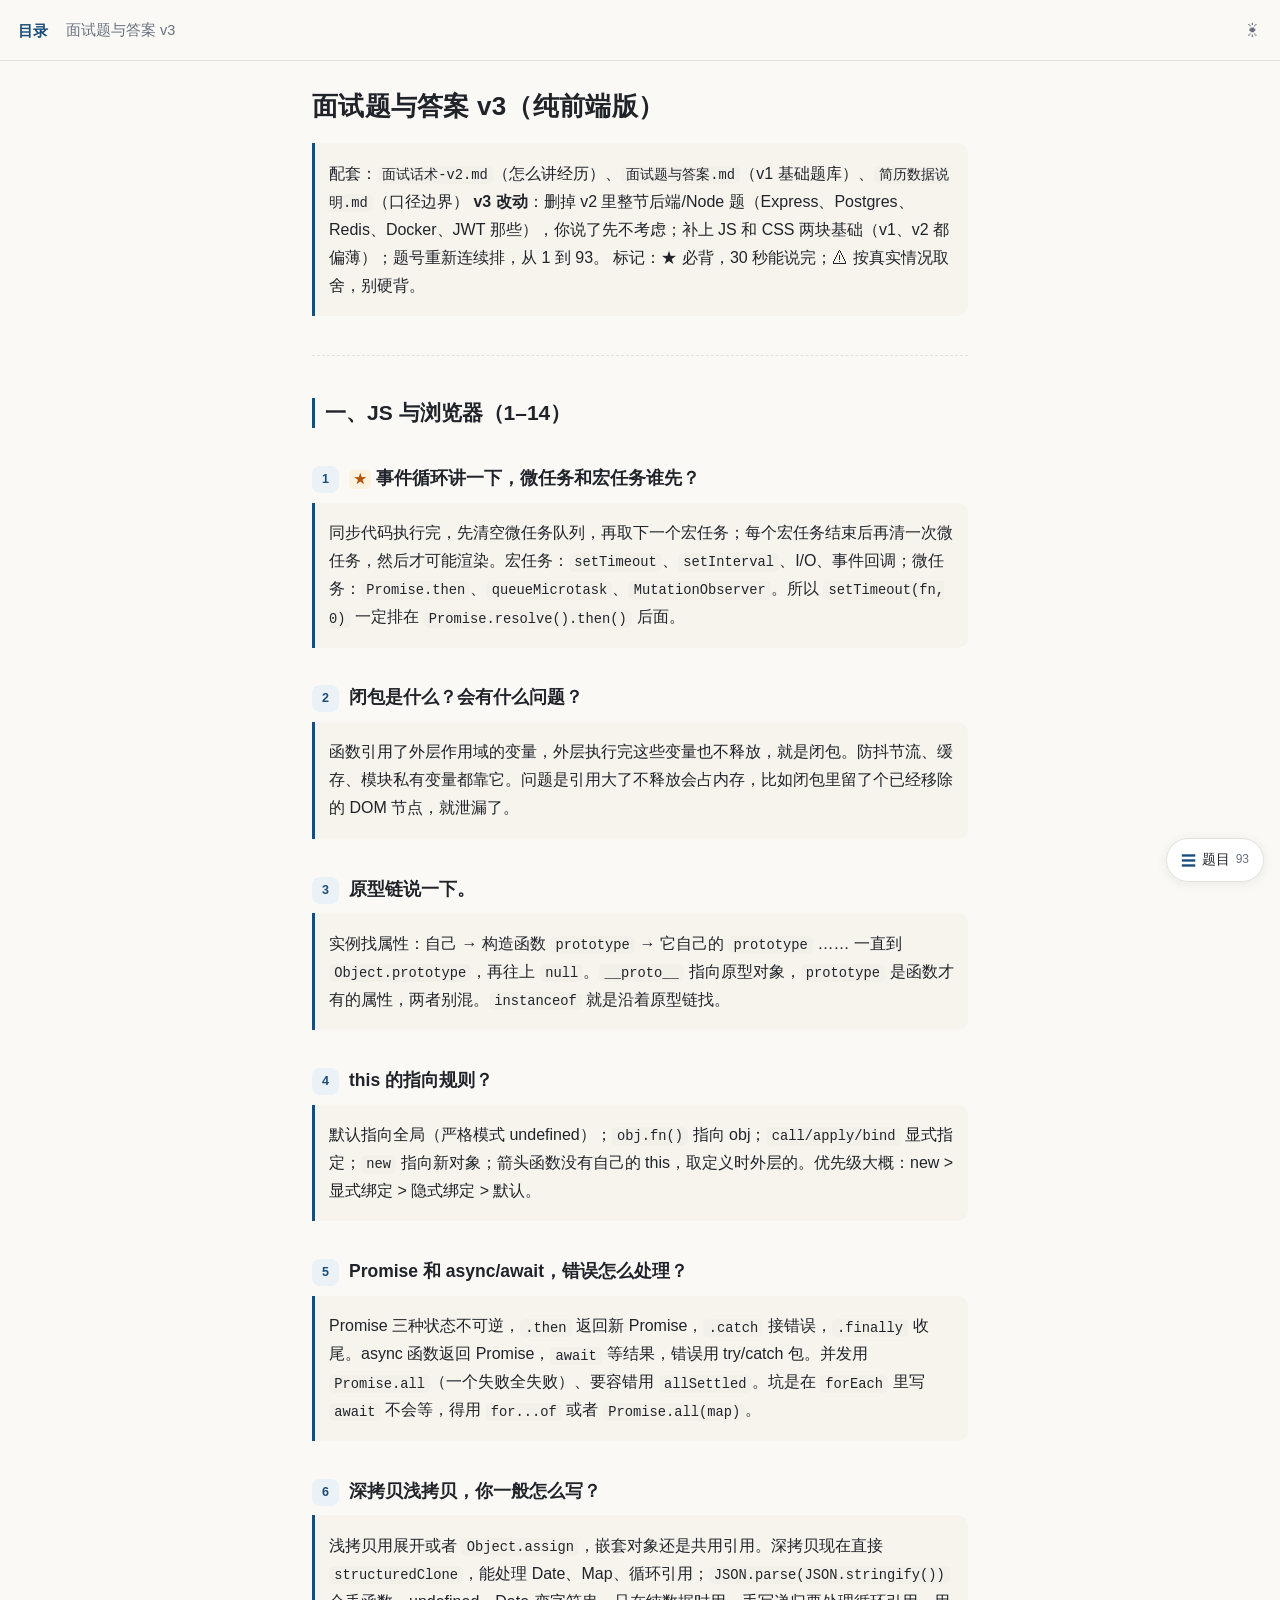
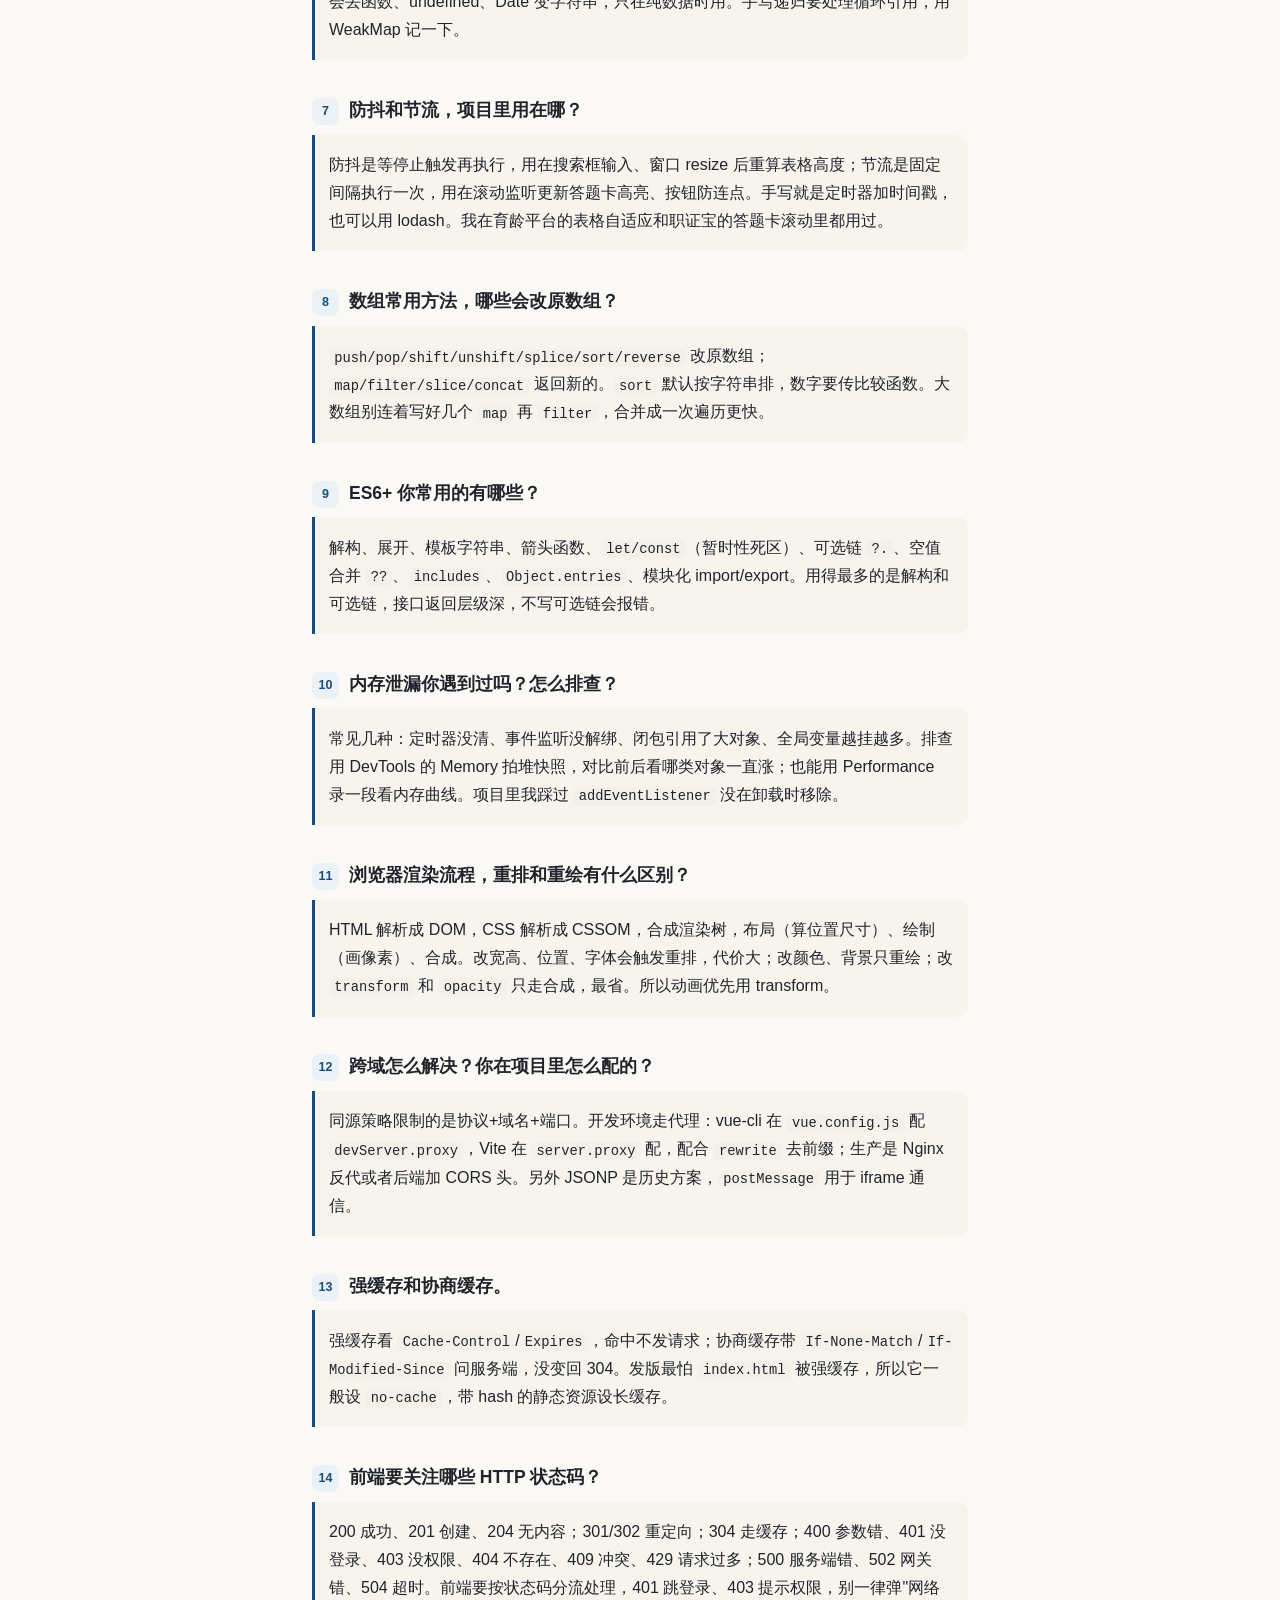
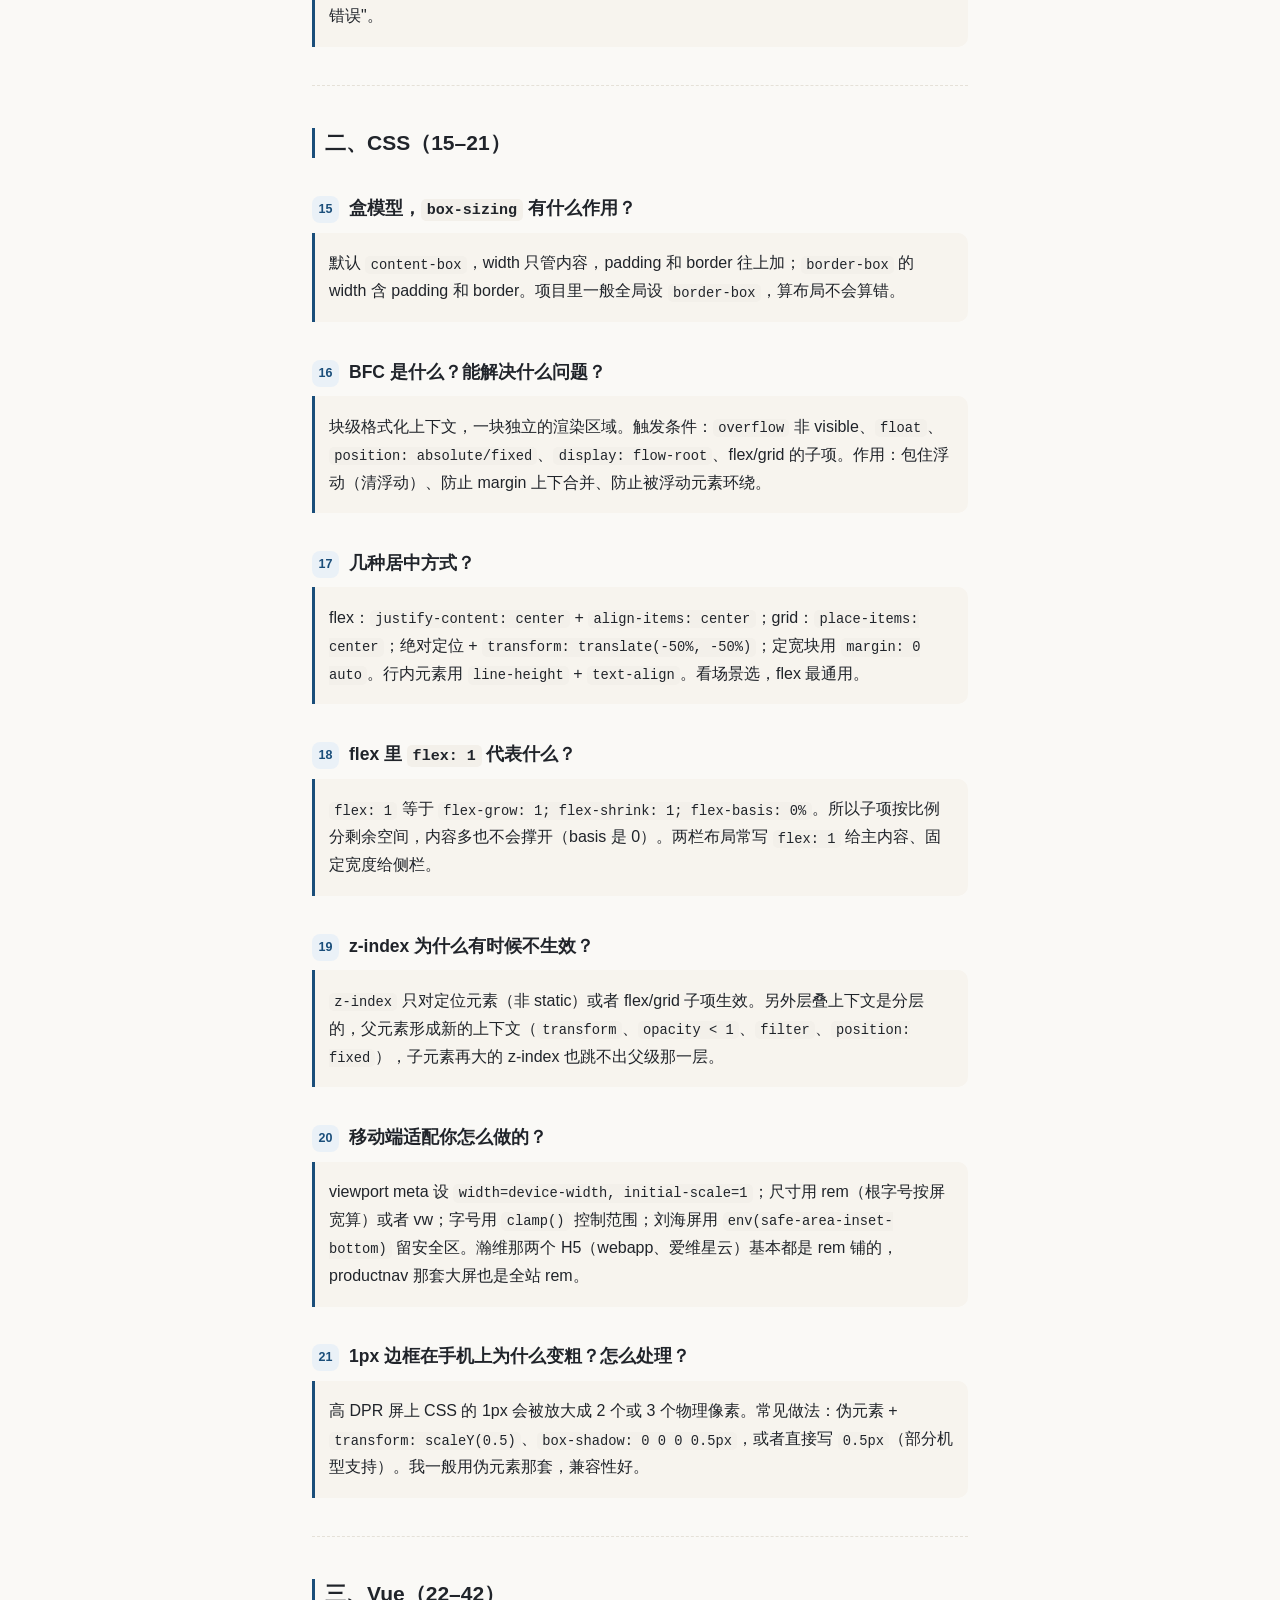
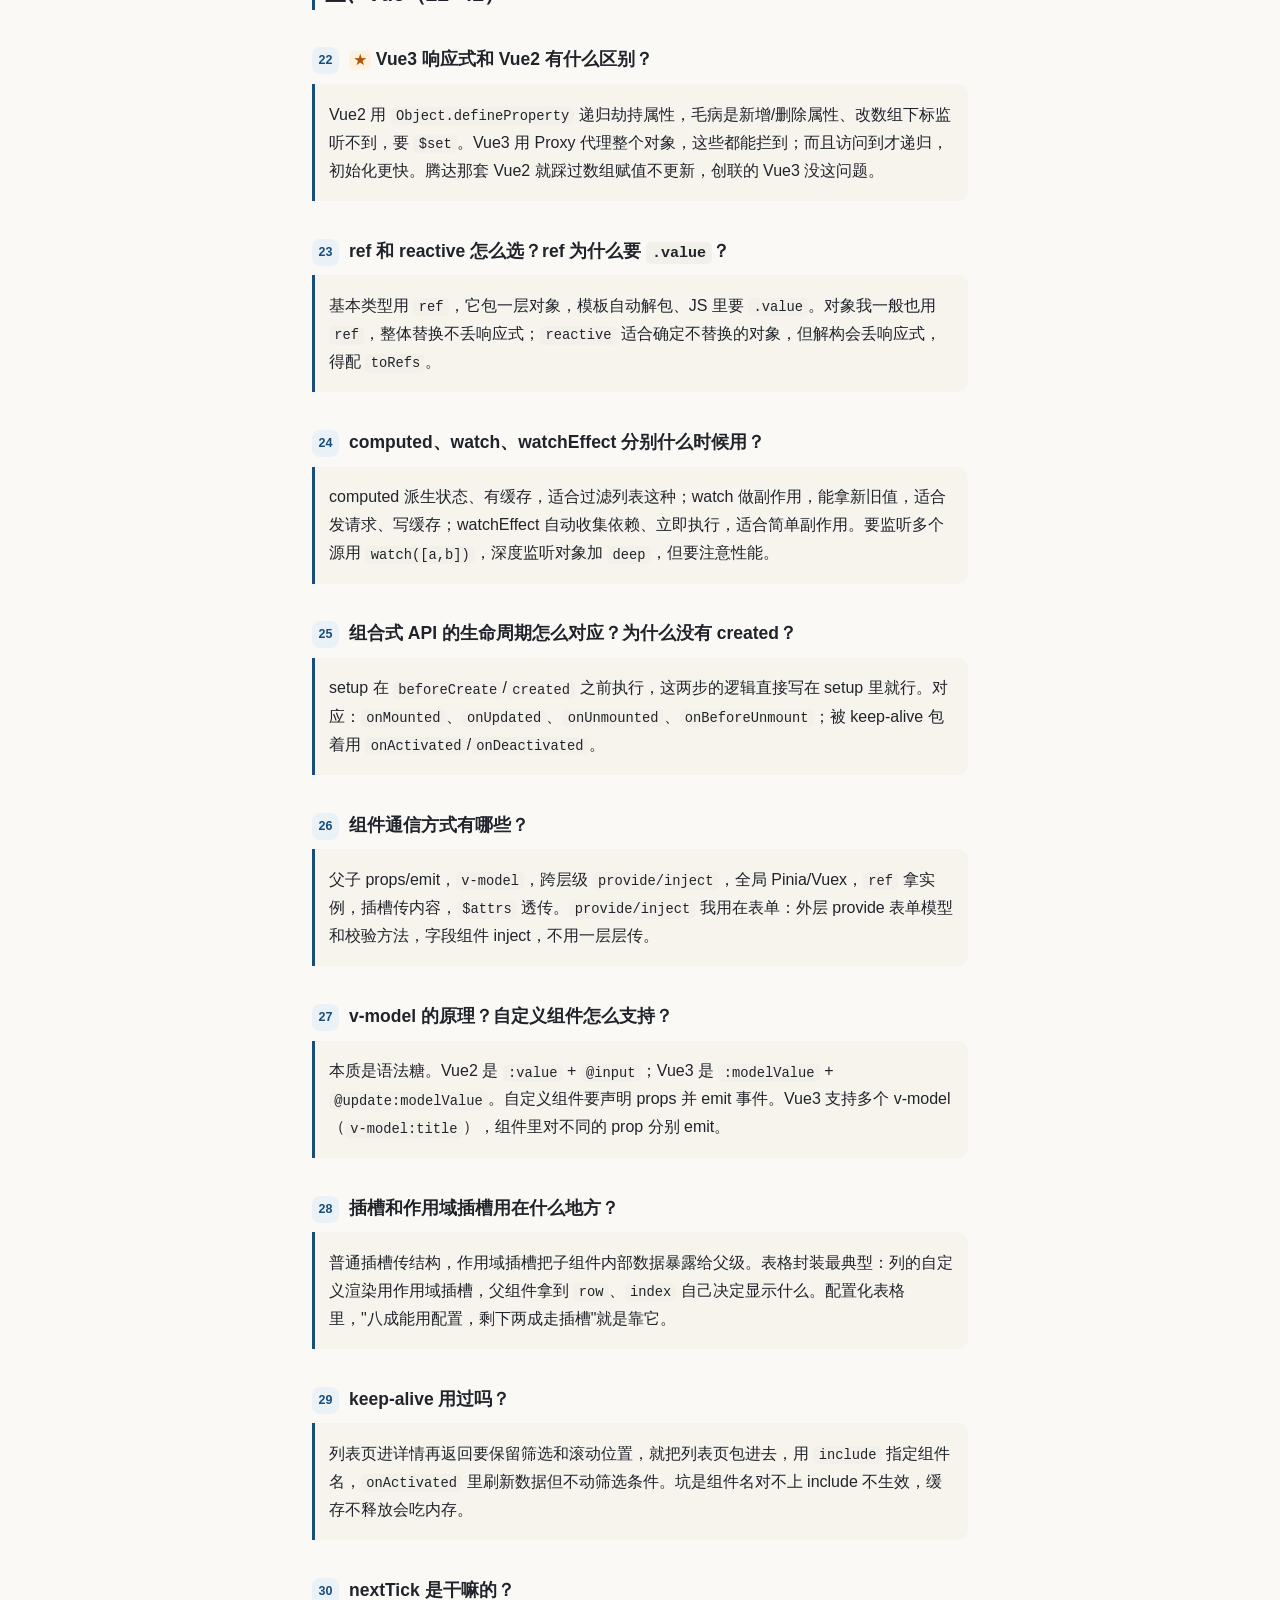
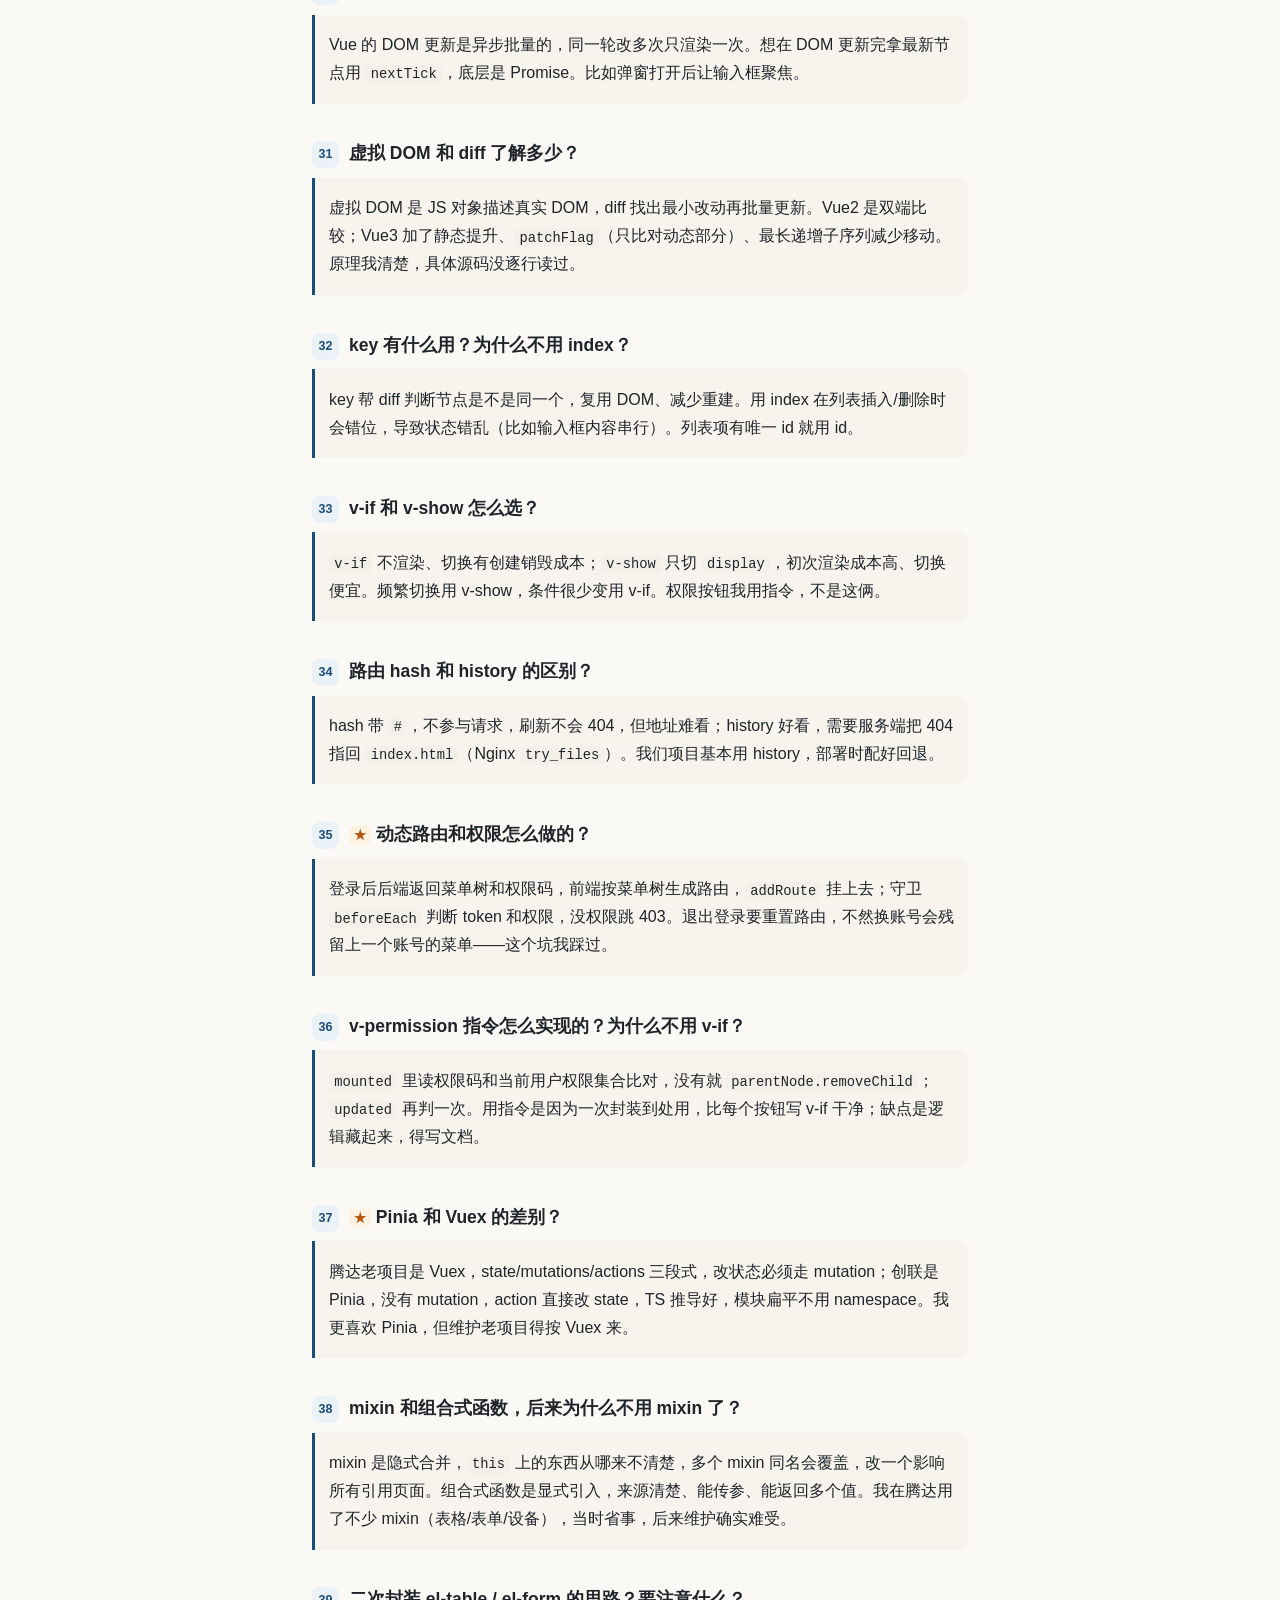
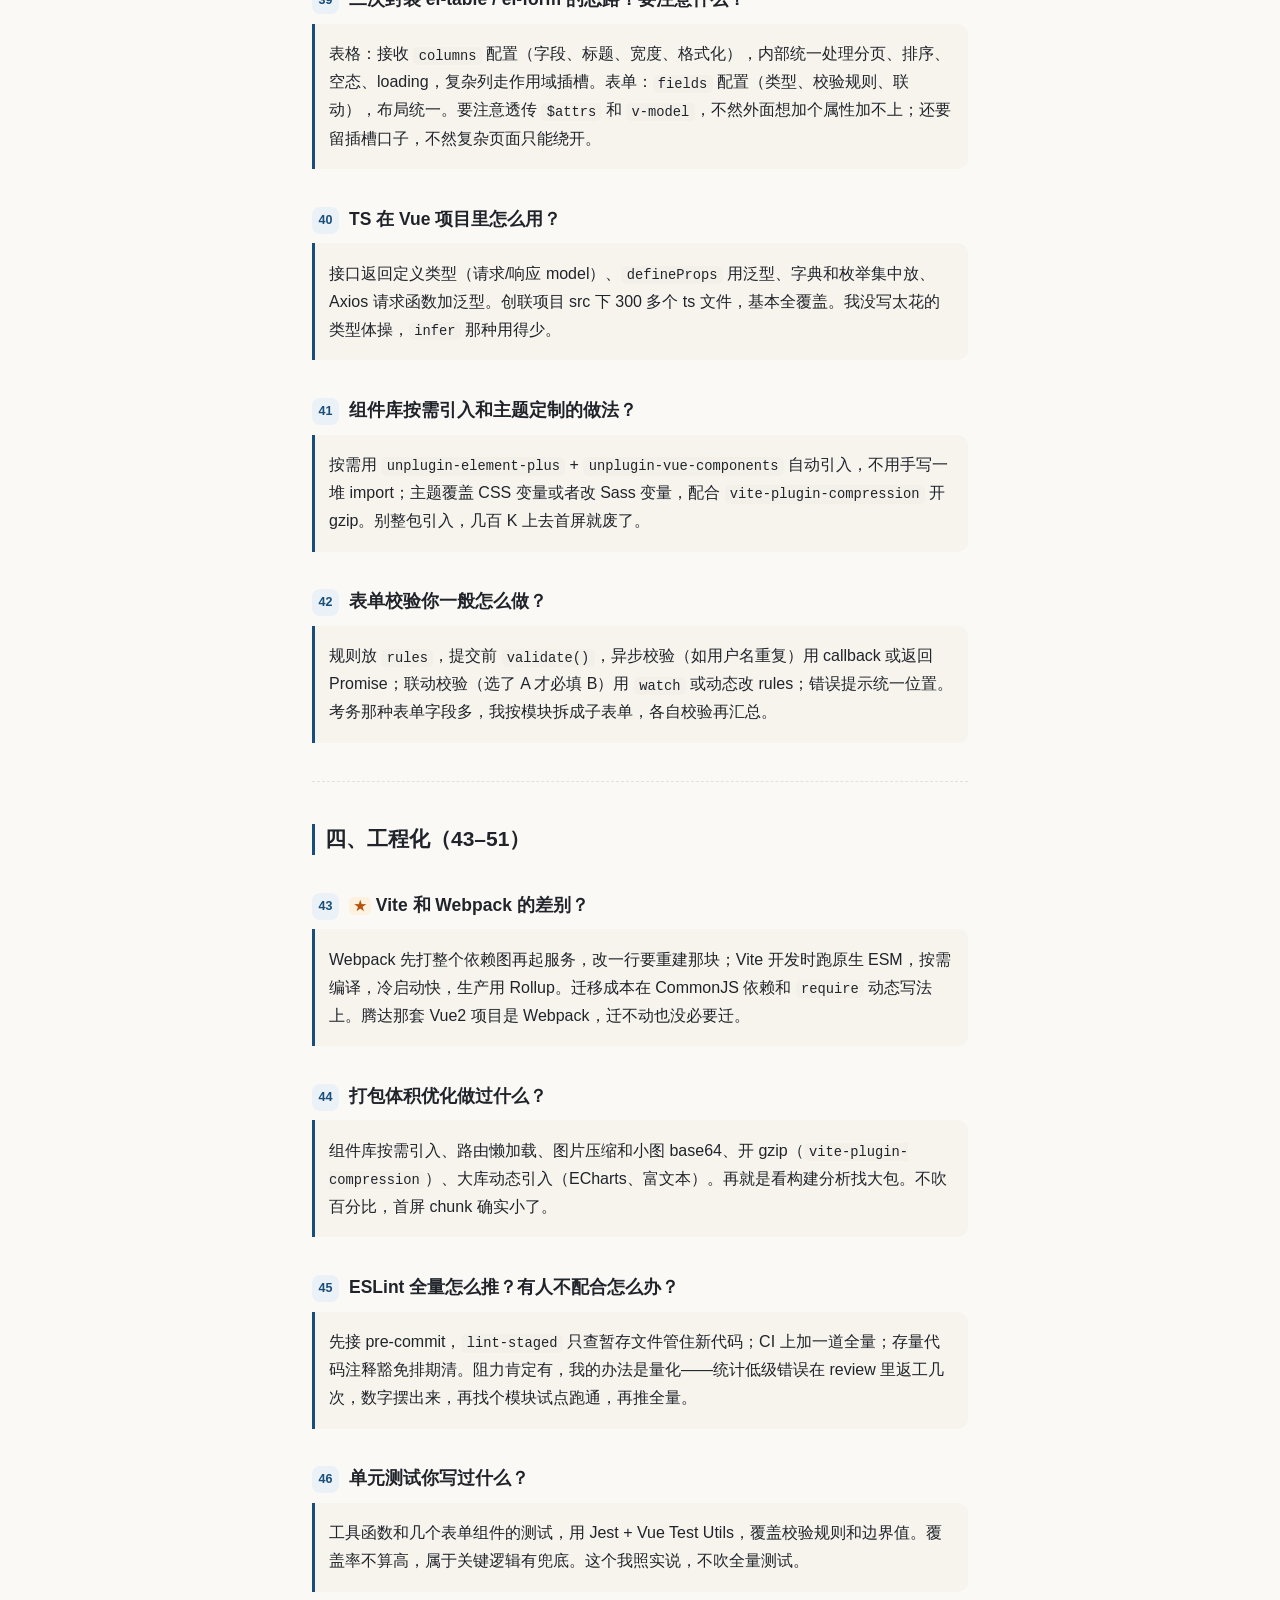
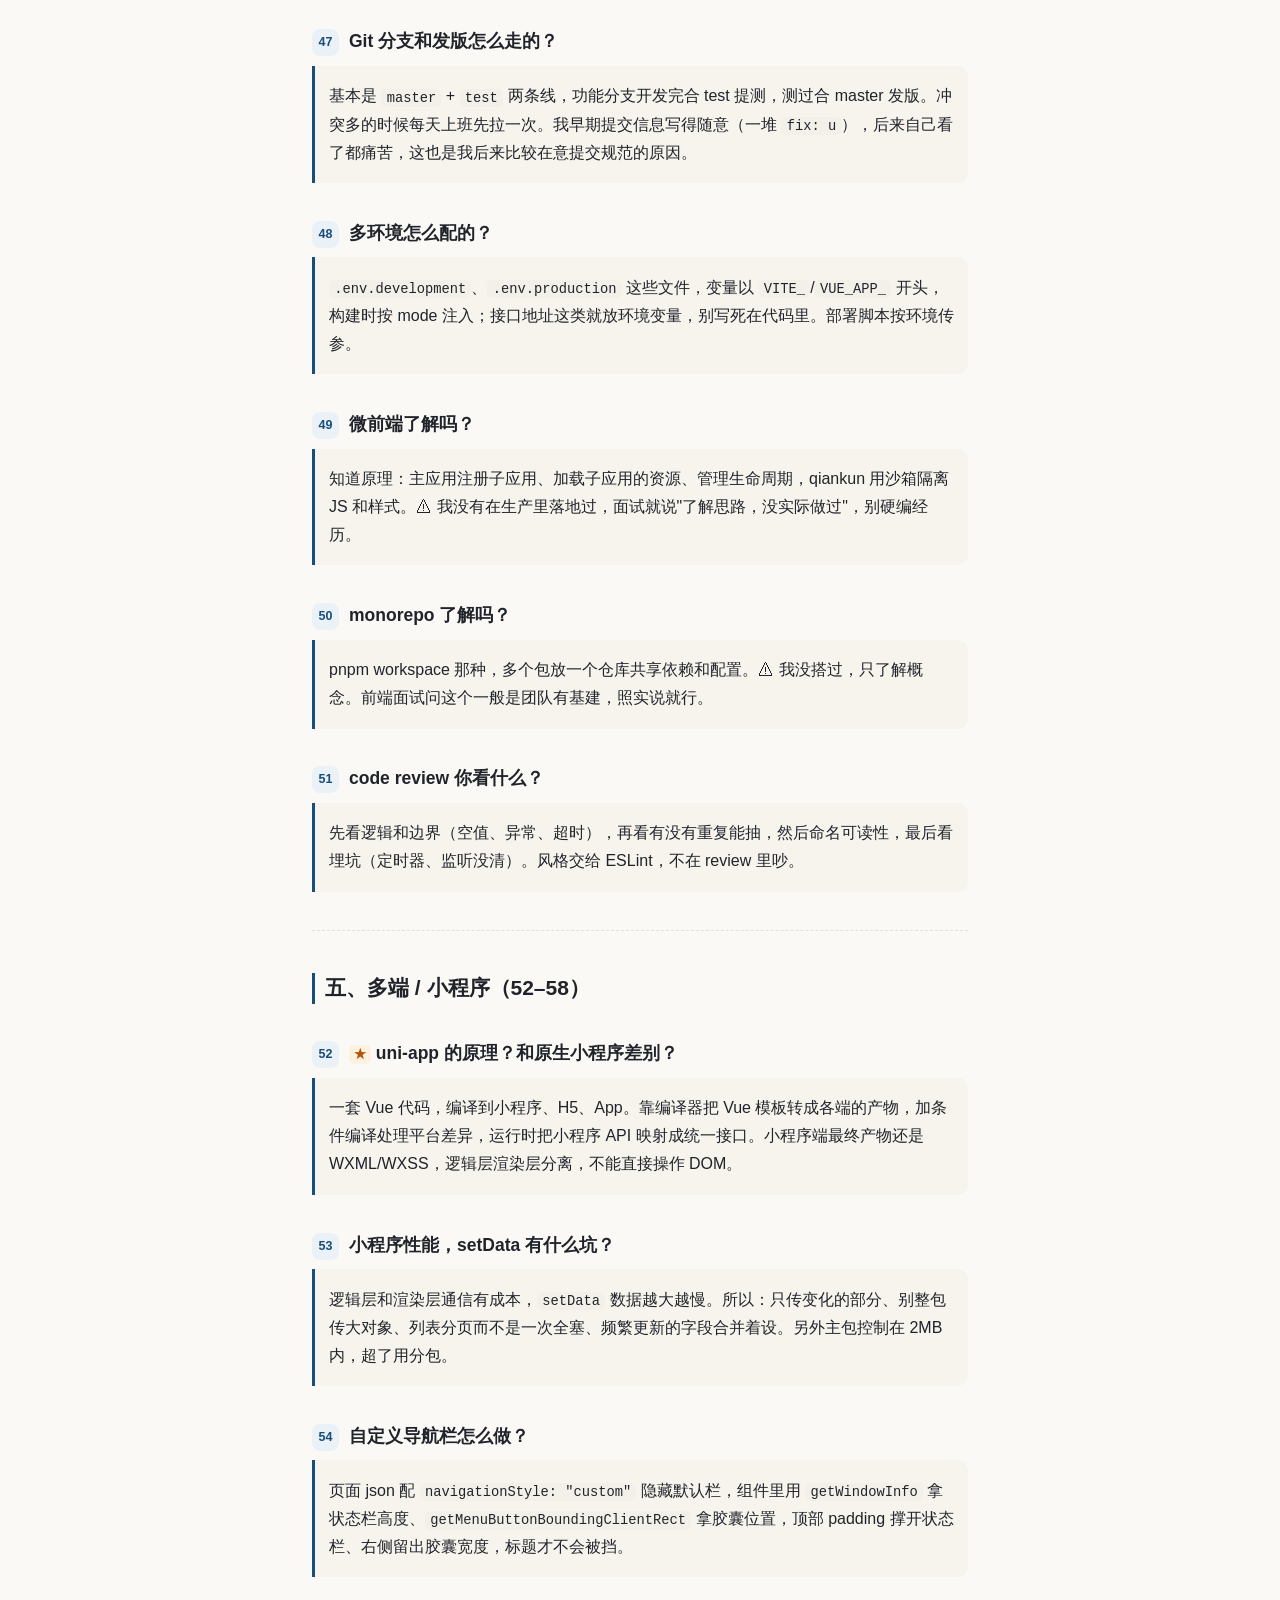
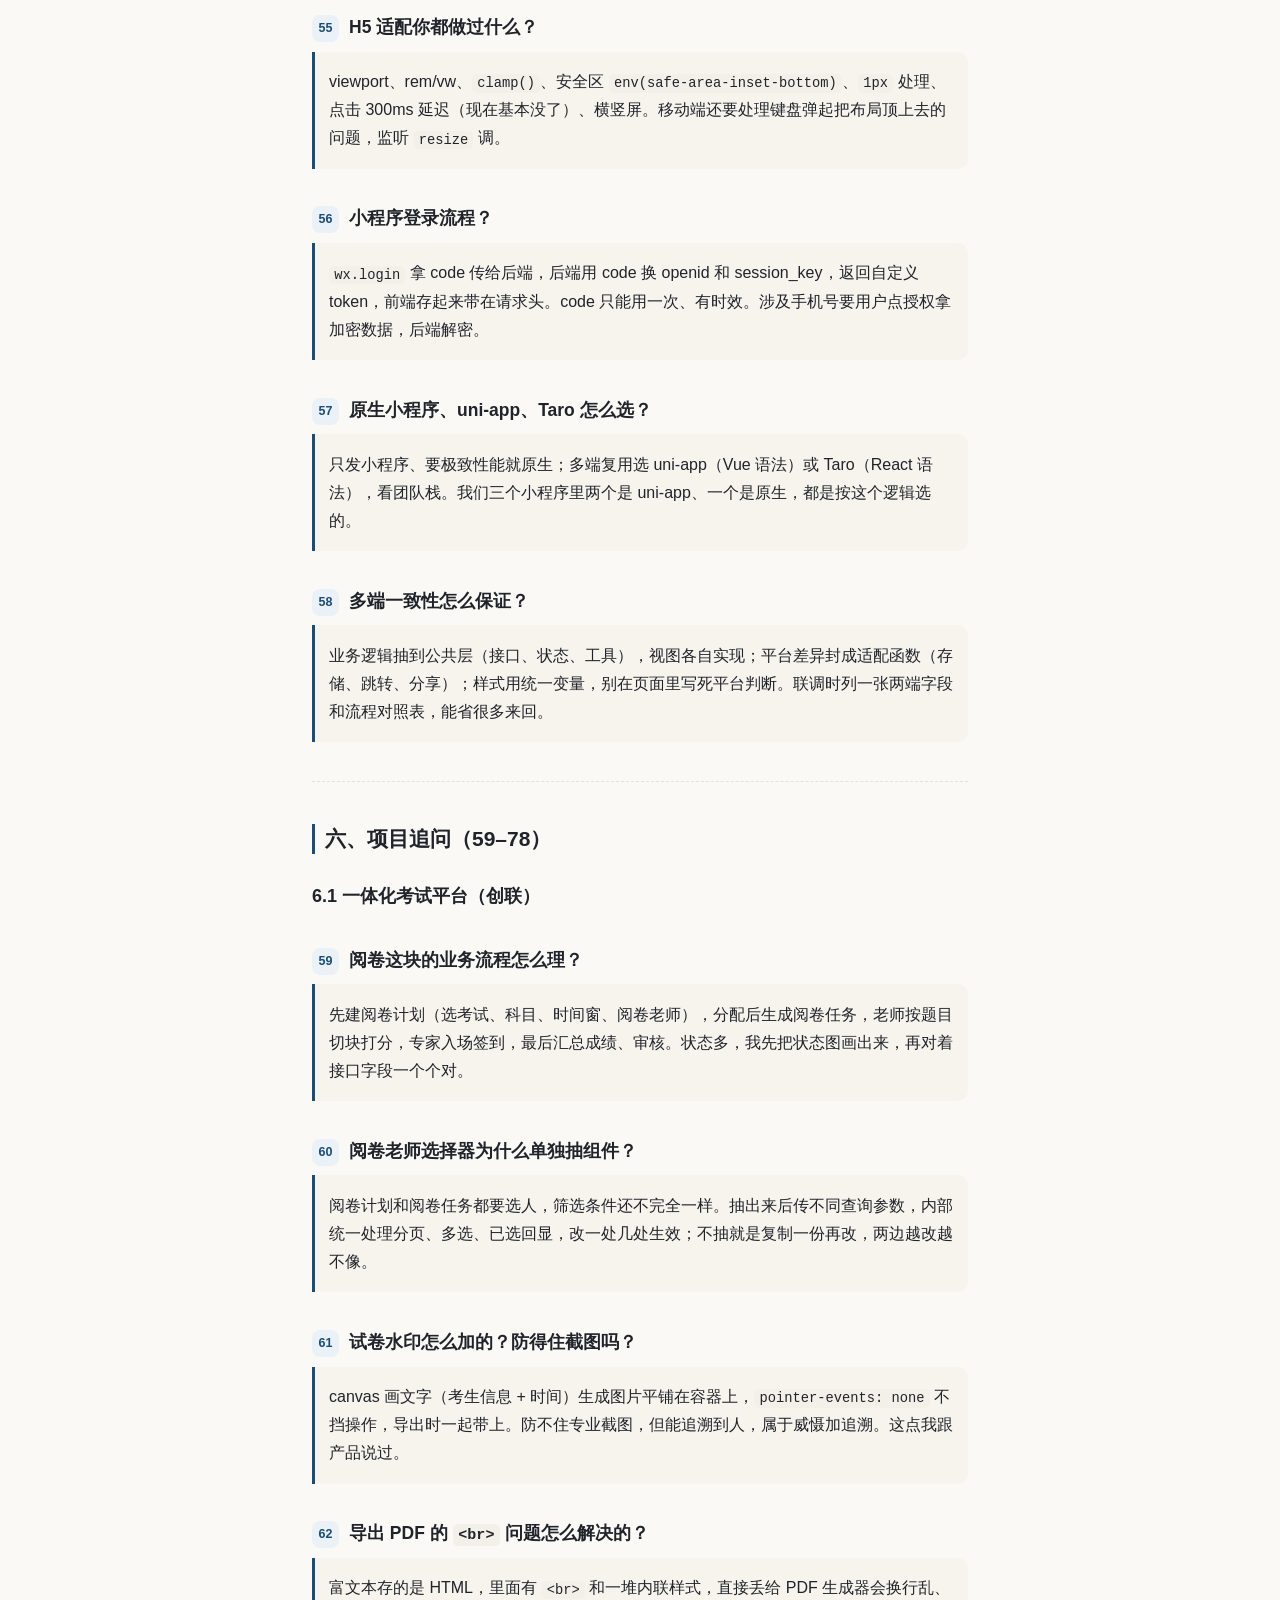
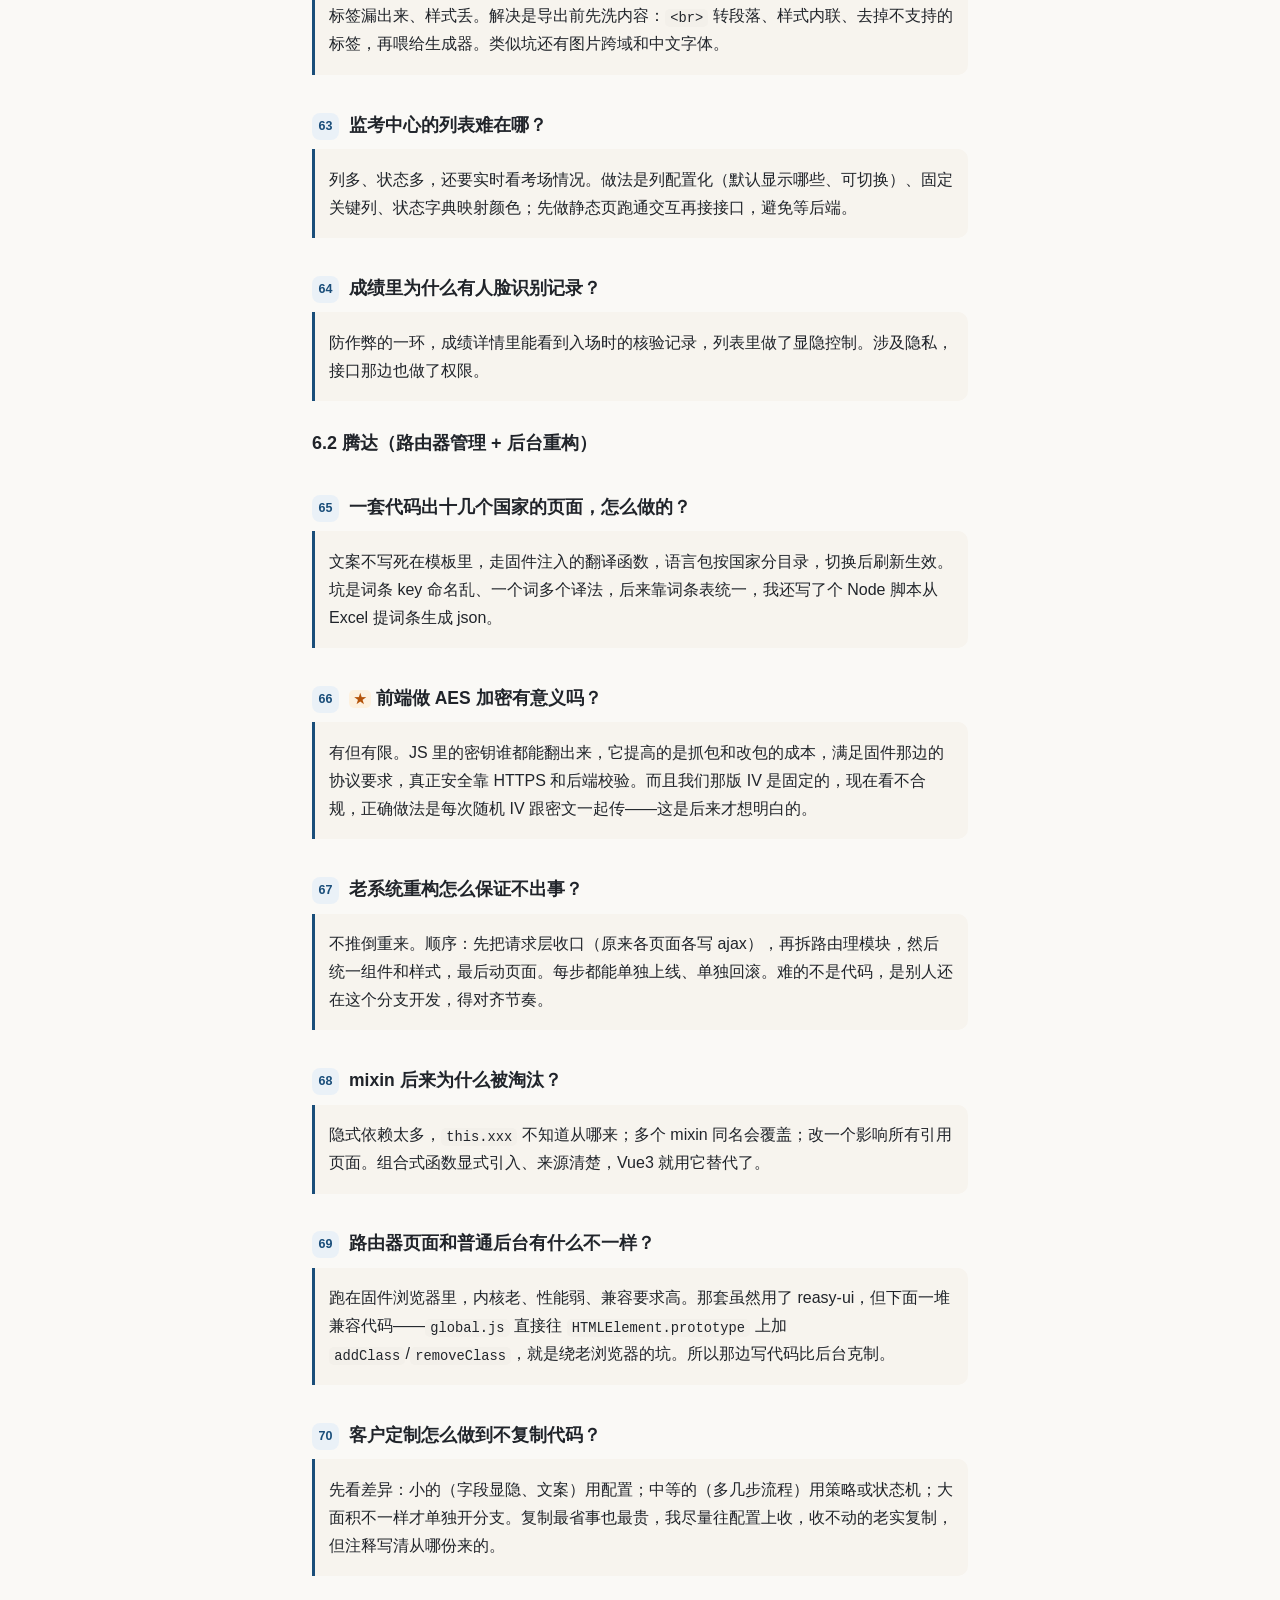
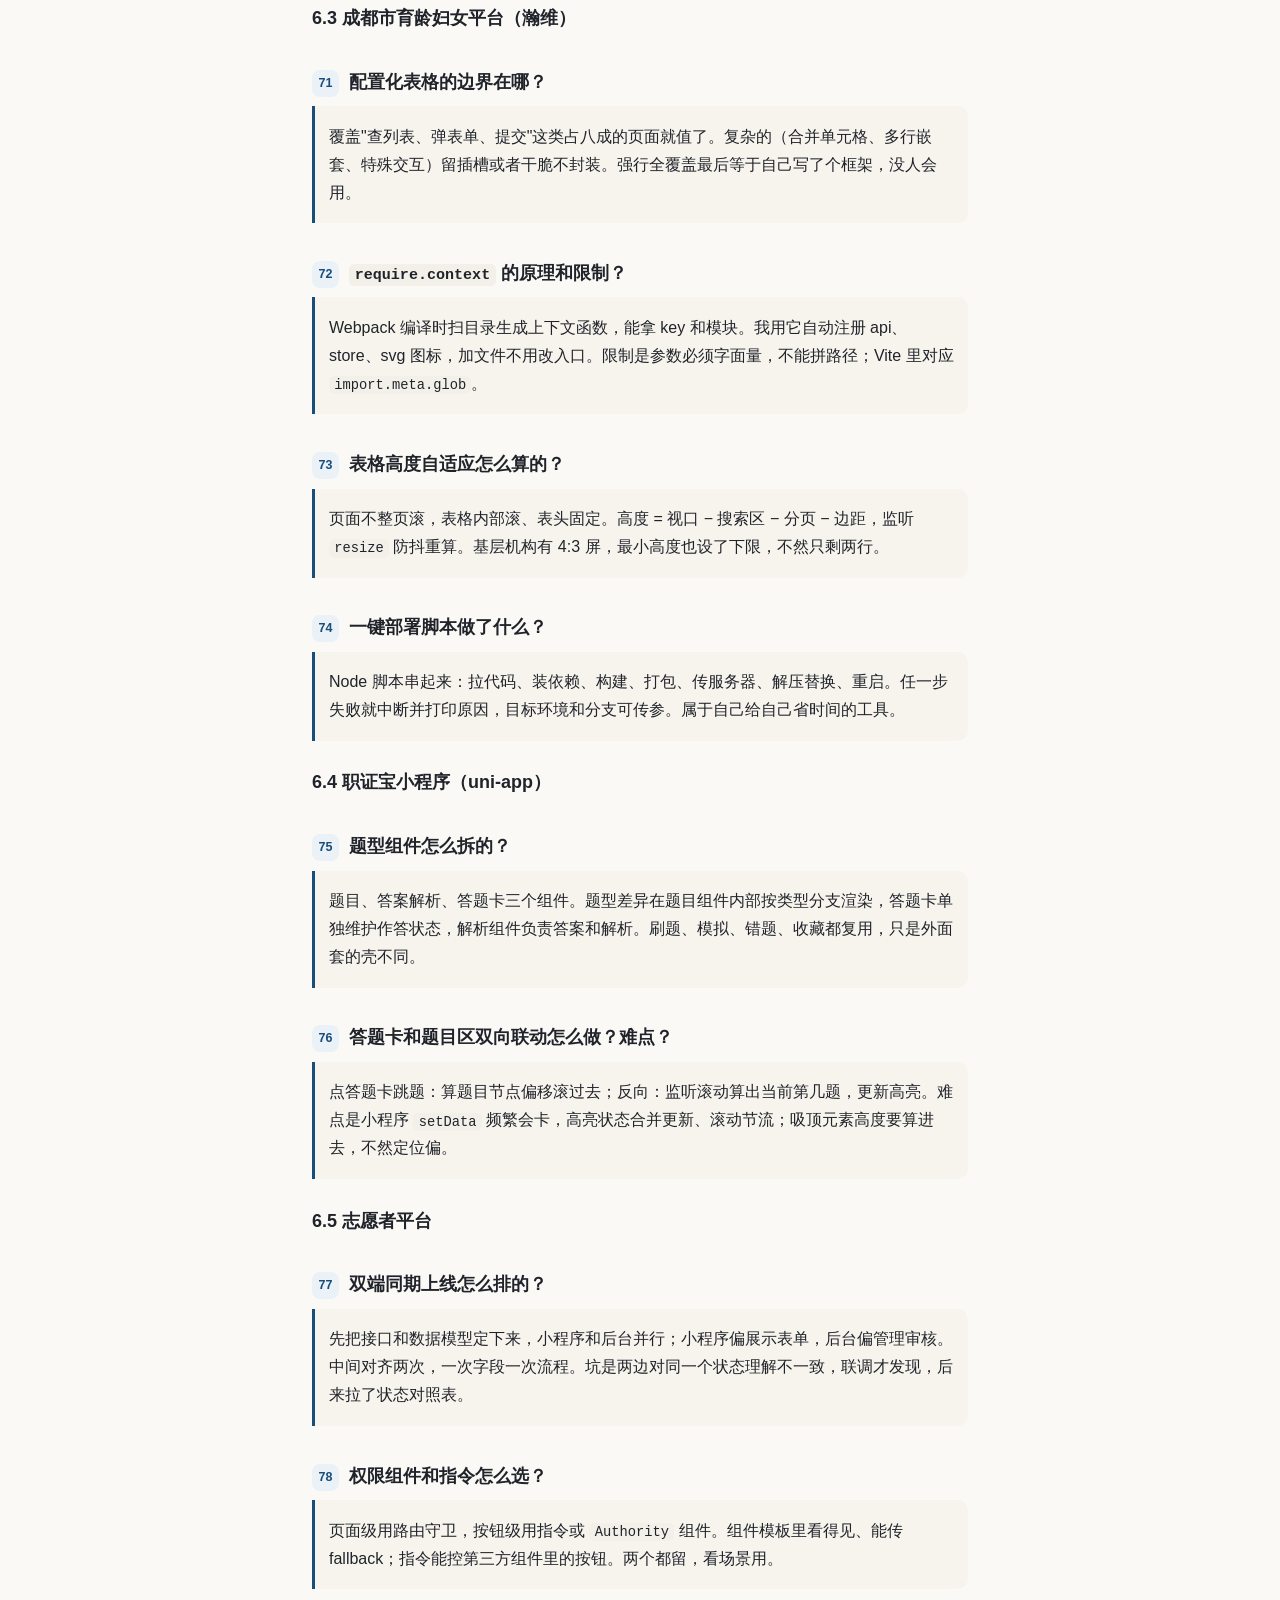
<file: timu.html>
<!doctype html>
<html lang="zh-CN">
<head>
<meta charset="utf-8">
<meta name="viewport" content="width=device-width, initial-scale=1, viewport-fit=cover">
<meta name="format-detection" content="telephone=no">
<meta name="robots" content="noindex">
<meta name="theme-color" content="#faf9f6" media="(prefers-color-scheme: light)">
<meta name="theme-color" content="#14161a" media="(prefers-color-scheme: dark)">
<title>面试题与答案 v3 · 面试资料</title>
<link rel="icon" href="data:image/svg+xml,%3Csvg xmlns='http://www.w3.org/2000/svg' viewBox='0 0 64 64'%3E%3Crect width='64' height='64' rx='14' fill='%231a4e7a'/%3E%3Ctext x='32' y='43' font-size='32' text-anchor='middle' fill='white' font-family='sans-serif'%3E%E9%9D%A2%3C/text%3E%3C/svg%3E">
<link rel="stylesheet" href="assets/style.css">
</head>
<body>
<div class="progress" id="progress"></div>
<header class="topbar">
  <a class="back" href="./index.html">目录</a>
  <div class="topbar-title">面试题与答案 v3</div>
  <button class="theme" id="themeBtn" type="button" aria-label="切换深浅色">◐</button>
</header>
<main class="wrap">

<article class="doc">
<h1>面试题与答案 v3（纯前端版）</h1>
<blockquote>
<p>配套：<code>面试话术-v2.md</code>（怎么讲经历）、<code>面试题与答案.md</code>（v1 基础题库）、<code>简历数据说明.md</code>（口径边界）
<strong>v3 改动</strong>：删掉 v2 里整节后端/Node 题（Express、Postgres、Redis、Docker、JWT 那些），你说了先不考虑；补上 JS 和 CSS 两块基础（v1、v2 都偏薄）；题号重新连续排，从 1 到 93。
标记：★ 必背，30 秒能说完；⚠ 按真实情况取舍，别硬背。</p>
</blockquote>
<hr />
<h2 id="s1">一、JS 与浏览器（1–14）</h2>
<h3 class="q" id="q1"><span class="qno">1</span><span class="qt"><span class="badge star">★</span> 事件循环讲一下，微任务和宏任务谁先？</span></h3>
<blockquote>
<p>同步代码执行完，先清空微任务队列，再取下一个宏任务；每个宏任务结束后再清一次微任务，然后才可能渲染。宏任务：<code>setTimeout</code>、<code>setInterval</code>、I/O、事件回调；微任务：<code>Promise.then</code>、<code>queueMicrotask</code>、<code>MutationObserver</code>。所以 <code>setTimeout(fn, 0)</code> 一定排在 <code>Promise.resolve().then()</code> 后面。</p>
</blockquote>
<h3 class="q" id="q2"><span class="qno">2</span><span class="qt">闭包是什么？会有什么问题？</span></h3>
<blockquote>
<p>函数引用了外层作用域的变量，外层执行完这些变量也不释放，就是闭包。防抖节流、缓存、模块私有变量都靠它。问题是引用大了不释放会占内存，比如闭包里留了个已经移除的 DOM 节点，就泄漏了。</p>
</blockquote>
<h3 class="q" id="q3"><span class="qno">3</span><span class="qt">原型链说一下。</span></h3>
<blockquote>
<p>实例找属性：自己 → 构造函数 <code>prototype</code> → 它自己的 <code>prototype</code> …… 一直到 <code>Object.prototype</code>，再往上 <code>null</code>。<code>__proto__</code> 指向原型对象，<code>prototype</code> 是函数才有的属性，两者别混。<code>instanceof</code> 就是沿着原型链找。</p>
</blockquote>
<h3 class="q" id="q4"><span class="qno">4</span><span class="qt">this 的指向规则？</span></h3>
<blockquote>
<p>默认指向全局（严格模式 undefined）；<code>obj.fn()</code> 指向 obj；<code>call/apply/bind</code> 显式指定；<code>new</code> 指向新对象；箭头函数没有自己的 this，取定义时外层的。优先级大概：new &gt; 显式绑定 &gt; 隐式绑定 &gt; 默认。</p>
</blockquote>
<h3 class="q" id="q5"><span class="qno">5</span><span class="qt">Promise 和 async/await，错误怎么处理？</span></h3>
<blockquote>
<p>Promise 三种状态不可逆，<code>.then</code> 返回新 Promise，<code>.catch</code> 接错误，<code>.finally</code> 收尾。async 函数返回 Promise，<code>await</code> 等结果，错误用 try/catch 包。并发用 <code>Promise.all</code>（一个失败全失败）、要容错用 <code>allSettled</code>。坑是在 <code>forEach</code> 里写 <code>await</code> 不会等，得用 <code>for...of</code> 或者 <code>Promise.all(map)</code>。</p>
</blockquote>
<h3 class="q" id="q6"><span class="qno">6</span><span class="qt">深拷贝浅拷贝，你一般怎么写？</span></h3>
<blockquote>
<p>浅拷贝用展开或者 <code>Object.assign</code>，嵌套对象还是共用引用。深拷贝现在直接 <code>structuredClone</code>，能处理 Date、Map、循环引用；<code>JSON.parse(JSON.stringify())</code> 会丢函数、undefined、Date 变字符串，只在纯数据时用。手写递归要处理循环引用，用 WeakMap 记一下。</p>
</blockquote>
<h3 class="q" id="q7"><span class="qno">7</span><span class="qt">防抖和节流，项目里用在哪？</span></h3>
<blockquote>
<p>防抖是等停止触发再执行，用在搜索框输入、窗口 resize 后重算表格高度；节流是固定间隔执行一次，用在滚动监听更新答题卡高亮、按钮防连点。手写就是定时器加时间戳，也可以用 lodash。我在育龄平台的表格自适应和职证宝的答题卡滚动里都用过。</p>
</blockquote>
<h3 class="q" id="q8"><span class="qno">8</span><span class="qt">数组常用方法，哪些会改原数组？</span></h3>
<blockquote>
<p><code>push/pop/shift/unshift/splice/sort/reverse</code> 改原数组；<code>map/filter/slice/concat</code> 返回新的。<code>sort</code> 默认按字符串排，数字要传比较函数。大数组别连着写好几个 <code>map</code> 再 <code>filter</code>，合并成一次遍历更快。</p>
</blockquote>
<h3 class="q" id="q9"><span class="qno">9</span><span class="qt">ES6+ 你常用的有哪些？</span></h3>
<blockquote>
<p>解构、展开、模板字符串、箭头函数、<code>let/const</code>（暂时性死区）、可选链 <code>?.</code>、空值合并 <code>??</code>、<code>includes</code>、<code>Object.entries</code>、模块化 import/export。用得最多的是解构和可选链，接口返回层级深，不写可选链会报错。</p>
</blockquote>
<h3 class="q" id="q10"><span class="qno">10</span><span class="qt">内存泄漏你遇到过吗？怎么排查？</span></h3>
<blockquote>
<p>常见几种：定时器没清、事件监听没解绑、闭包引用了大对象、全局变量越挂越多。排查用 DevTools 的 Memory 拍堆快照，对比前后看哪类对象一直涨；也能用 Performance 录一段看内存曲线。项目里我踩过 <code>addEventListener</code> 没在卸载时移除。</p>
</blockquote>
<h3 class="q" id="q11"><span class="qno">11</span><span class="qt">浏览器渲染流程，重排和重绘有什么区别？</span></h3>
<blockquote>
<p>HTML 解析成 DOM，CSS 解析成 CSSOM，合成渲染树，布局（算位置尺寸）、绘制（画像素）、合成。改宽高、位置、字体会触发重排，代价大；改颜色、背景只重绘；改 <code>transform</code> 和 <code>opacity</code> 只走合成，最省。所以动画优先用 transform。</p>
</blockquote>
<h3 class="q" id="q12"><span class="qno">12</span><span class="qt">跨域怎么解决？你在项目里怎么配的？</span></h3>
<blockquote>
<p>同源策略限制的是协议+域名+端口。开发环境走代理：vue-cli 在 <code>vue.config.js</code> 配 <code>devServer.proxy</code>，Vite 在 <code>server.proxy</code> 配，配合 <code>rewrite</code> 去前缀；生产是 Nginx 反代或者后端加 CORS 头。另外 JSONP 是历史方案，<code>postMessage</code> 用于 iframe 通信。</p>
</blockquote>
<h3 class="q" id="q13"><span class="qno">13</span><span class="qt">强缓存和协商缓存。</span></h3>
<blockquote>
<p>强缓存看 <code>Cache-Control</code>/<code>Expires</code>，命中不发请求；协商缓存带 <code>If-None-Match</code>/<code>If-Modified-Since</code> 问服务端，没变回 304。发版最怕 <code>index.html</code> 被强缓存，所以它一般设 <code>no-cache</code>，带 hash 的静态资源设长缓存。</p>
</blockquote>
<h3 class="q" id="q14"><span class="qno">14</span><span class="qt">前端要关注哪些 HTTP 状态码？</span></h3>
<blockquote>
<p>200 成功、201 创建、204 无内容；301/302 重定向；304 走缓存；400 参数错、401 没登录、403 没权限、404 不存在、409 冲突、429 请求过多；500 服务端错、502 网关错、504 超时。前端要按状态码分流处理，401 跳登录、403 提示权限，别一律弹&quot;网络错误&quot;。</p>
</blockquote>
<hr />
<h2 id="s2">二、CSS（15–21）</h2>
<h3 class="q" id="q15"><span class="qno">15</span><span class="qt">盒模型，<code>box-sizing</code> 有什么作用？</span></h3>
<blockquote>
<p>默认 <code>content-box</code>，width 只管内容，padding 和 border 往上加；<code>border-box</code> 的 width 含 padding 和 border。项目里一般全局设 <code>border-box</code>，算布局不会算错。</p>
</blockquote>
<h3 class="q" id="q16"><span class="qno">16</span><span class="qt">BFC 是什么？能解决什么问题？</span></h3>
<blockquote>
<p>块级格式化上下文，一块独立的渲染区域。触发条件：<code>overflow</code> 非 visible、<code>float</code>、<code>position: absolute/fixed</code>、<code>display: flow-root</code>、flex/grid 的子项。作用：包住浮动（清浮动）、防止 margin 上下合并、防止被浮动元素环绕。</p>
</blockquote>
<h3 class="q" id="q17"><span class="qno">17</span><span class="qt">几种居中方式？</span></h3>
<blockquote>
<p>flex：<code>justify-content: center</code> + <code>align-items: center</code>；grid：<code>place-items: center</code>；绝对定位 + <code>transform: translate(-50%, -50%)</code>；定宽块用 <code>margin: 0 auto</code>。行内元素用 <code>line-height</code> + <code>text-align</code>。看场景选，flex 最通用。</p>
</blockquote>
<h3 class="q" id="q18"><span class="qno">18</span><span class="qt">flex 里 <code>flex: 1</code> 代表什么？</span></h3>
<blockquote>
<p><code>flex: 1</code> 等于 <code>flex-grow: 1; flex-shrink: 1; flex-basis: 0%</code>。所以子项按比例分剩余空间，内容多也不会撑开（basis 是 0）。两栏布局常写 <code>flex: 1</code> 给主内容、固定宽度给侧栏。</p>
</blockquote>
<h3 class="q" id="q19"><span class="qno">19</span><span class="qt">z-index 为什么有时候不生效？</span></h3>
<blockquote>
<p><code>z-index</code> 只对定位元素（非 static）或者 flex/grid 子项生效。另外层叠上下文是分层的，父元素形成新的上下文（<code>transform</code>、<code>opacity &lt; 1</code>、<code>filter</code>、<code>position: fixed</code>），子元素再大的 z-index 也跳不出父级那一层。</p>
</blockquote>
<h3 class="q" id="q20"><span class="qno">20</span><span class="qt">移动端适配你怎么做的？</span></h3>
<blockquote>
<p>viewport meta 设 <code>width=device-width, initial-scale=1</code>；尺寸用 rem（根字号按屏宽算）或者 vw；字号用 <code>clamp()</code> 控制范围；刘海屏用 <code>env(safe-area-inset-bottom)</code> 留安全区。瀚维那两个 H5（webapp、爱维星云）基本都是 rem 铺的，productnav 那套大屏也是全站 rem。</p>
</blockquote>
<h3 class="q" id="q21"><span class="qno">21</span><span class="qt">1px 边框在手机上为什么变粗？怎么处理？</span></h3>
<blockquote>
<p>高 DPR 屏上 CSS 的 1px 会被放大成 2 个或 3 个物理像素。常见做法：伪元素 + <code>transform: scaleY(0.5)</code>、<code>box-shadow: 0 0 0 0.5px</code>，或者直接写 <code>0.5px</code>（部分机型支持）。我一般用伪元素那套，兼容性好。</p>
</blockquote>
<hr />
<h2 id="s3">三、Vue（22–42）</h2>
<h3 class="q" id="q22"><span class="qno">22</span><span class="qt"><span class="badge star">★</span> Vue3 响应式和 Vue2 有什么区别？</span></h3>
<blockquote>
<p>Vue2 用 <code>Object.defineProperty</code> 递归劫持属性，毛病是新增/删除属性、改数组下标监听不到，要 <code>$set</code>。Vue3 用 Proxy 代理整个对象，这些都能拦到；而且访问到才递归，初始化更快。腾达那套 Vue2 就踩过数组赋值不更新，创联的 Vue3 没这问题。</p>
</blockquote>
<h3 class="q" id="q23"><span class="qno">23</span><span class="qt">ref 和 reactive 怎么选？ref 为什么要 <code>.value</code>？</span></h3>
<blockquote>
<p>基本类型用 <code>ref</code>，它包一层对象，模板自动解包、JS 里要 <code>.value</code>。对象我一般也用 <code>ref</code>，整体替换不丢响应式；<code>reactive</code> 适合确定不替换的对象，但解构会丢响应式，得配 <code>toRefs</code>。</p>
</blockquote>
<h3 class="q" id="q24"><span class="qno">24</span><span class="qt">computed、watch、watchEffect 分别什么时候用？</span></h3>
<blockquote>
<p>computed 派生状态、有缓存，适合过滤列表这种；watch 做副作用，能拿新旧值，适合发请求、写缓存；watchEffect 自动收集依赖、立即执行，适合简单副作用。要监听多个源用 <code>watch([a,b])</code>，深度监听对象加 <code>deep</code>，但要注意性能。</p>
</blockquote>
<h3 class="q" id="q25"><span class="qno">25</span><span class="qt">组合式 API 的生命周期怎么对应？为什么没有 created？</span></h3>
<blockquote>
<p>setup 在 <code>beforeCreate</code>/<code>created</code> 之前执行，这两步的逻辑直接写在 setup 里就行。对应：<code>onMounted</code>、<code>onUpdated</code>、<code>onUnmounted</code>、<code>onBeforeUnmount</code>；被 keep-alive 包着用 <code>onActivated</code>/<code>onDeactivated</code>。</p>
</blockquote>
<h3 class="q" id="q26"><span class="qno">26</span><span class="qt">组件通信方式有哪些？</span></h3>
<blockquote>
<p>父子 props/emit，<code>v-model</code>，跨层级 <code>provide/inject</code>，全局 Pinia/Vuex，<code>ref</code> 拿实例，插槽传内容，<code>$attrs</code> 透传。<code>provide/inject</code> 我用在表单：外层 provide 表单模型和校验方法，字段组件 inject，不用一层层传。</p>
</blockquote>
<h3 class="q" id="q27"><span class="qno">27</span><span class="qt">v-model 的原理？自定义组件怎么支持？</span></h3>
<blockquote>
<p>本质是语法糖。Vue2 是 <code>:value</code> + <code>@input</code>；Vue3 是 <code>:modelValue</code> + <code>@update:modelValue</code>。自定义组件要声明 props 并 emit 事件。Vue3 支持多个 v-model（<code>v-model:title</code>），组件里对不同的 prop 分别 emit。</p>
</blockquote>
<h3 class="q" id="q28"><span class="qno">28</span><span class="qt">插槽和作用域插槽用在什么地方？</span></h3>
<blockquote>
<p>普通插槽传结构，作用域插槽把子组件内部数据暴露给父级。表格封装最典型：列的自定义渲染用作用域插槽，父组件拿到 <code>row</code>、<code>index</code> 自己决定显示什么。配置化表格里，&quot;八成能用配置，剩下两成走插槽&quot;就是靠它。</p>
</blockquote>
<h3 class="q" id="q29"><span class="qno">29</span><span class="qt">keep-alive 用过吗？</span></h3>
<blockquote>
<p>列表页进详情再返回要保留筛选和滚动位置，就把列表页包进去，用 <code>include</code> 指定组件名，<code>onActivated</code> 里刷新数据但不动筛选条件。坑是组件名对不上 include 不生效，缓存不释放会吃内存。</p>
</blockquote>
<h3 class="q" id="q30"><span class="qno">30</span><span class="qt">nextTick 是干嘛的？</span></h3>
<blockquote>
<p>Vue 的 DOM 更新是异步批量的，同一轮改多次只渲染一次。想在 DOM 更新完拿最新节点用 <code>nextTick</code>，底层是 Promise。比如弹窗打开后让输入框聚焦。</p>
</blockquote>
<h3 class="q" id="q31"><span class="qno">31</span><span class="qt">虚拟 DOM 和 diff 了解多少？</span></h3>
<blockquote>
<p>虚拟 DOM 是 JS 对象描述真实 DOM，diff 找出最小改动再批量更新。Vue2 是双端比较；Vue3 加了静态提升、<code>patchFlag</code>（只比对动态部分）、最长递增子序列减少移动。原理我清楚，具体源码没逐行读过。</p>
</blockquote>
<h3 class="q" id="q32"><span class="qno">32</span><span class="qt">key 有什么用？为什么不用 index？</span></h3>
<blockquote>
<p>key 帮 diff 判断节点是不是同一个，复用 DOM、减少重建。用 index 在列表插入/删除时会错位，导致状态错乱（比如输入框内容串行）。列表项有唯一 id 就用 id。</p>
</blockquote>
<h3 class="q" id="q33"><span class="qno">33</span><span class="qt">v-if 和 v-show 怎么选？</span></h3>
<blockquote>
<p><code>v-if</code> 不渲染、切换有创建销毁成本；<code>v-show</code> 只切 <code>display</code>，初次渲染成本高、切换便宜。频繁切换用 v-show，条件很少变用 v-if。权限按钮我用指令，不是这俩。</p>
</blockquote>
<h3 class="q" id="q34"><span class="qno">34</span><span class="qt">路由 hash 和 history 的区别？</span></h3>
<blockquote>
<p>hash 带 <code>#</code>，不参与请求，刷新不会 404，但地址难看；history 好看，需要服务端把 404 指回 <code>index.html</code>（Nginx <code>try_files</code>）。我们项目基本用 history，部署时配好回退。</p>
</blockquote>
<h3 class="q" id="q35"><span class="qno">35</span><span class="qt"><span class="badge star">★</span> 动态路由和权限怎么做的？</span></h3>
<blockquote>
<p>登录后后端返回菜单树和权限码，前端按菜单树生成路由，<code>addRoute</code> 挂上去；守卫 <code>beforeEach</code> 判断 token 和权限，没权限跳 403。退出登录要重置路由，不然换账号会残留上一个账号的菜单——这个坑我踩过。</p>
</blockquote>
<h3 class="q" id="q36"><span class="qno">36</span><span class="qt">v-permission 指令怎么实现的？为什么不用 v-if？</span></h3>
<blockquote>
<p><code>mounted</code> 里读权限码和当前用户权限集合比对，没有就 <code>parentNode.removeChild</code>；<code>updated</code> 再判一次。用指令是因为一次封装到处用，比每个按钮写 v-if 干净；缺点是逻辑藏起来，得写文档。</p>
</blockquote>
<h3 class="q" id="q37"><span class="qno">37</span><span class="qt"><span class="badge star">★</span> Pinia 和 Vuex 的差别？</span></h3>
<blockquote>
<p>腾达老项目是 Vuex，state/mutations/actions 三段式，改状态必须走 mutation；创联是 Pinia，没有 mutation，action 直接改 state，TS 推导好，模块扁平不用 namespace。我更喜欢 Pinia，但维护老项目得按 Vuex 来。</p>
</blockquote>
<h3 class="q" id="q38"><span class="qno">38</span><span class="qt">mixin 和组合式函数，后来为什么不用 mixin 了？</span></h3>
<blockquote>
<p>mixin 是隐式合并，<code>this</code> 上的东西从哪来不清楚，多个 mixin 同名会覆盖，改一个影响所有引用页面。组合式函数是显式引入，来源清楚、能传参、能返回多个值。我在腾达用了不少 mixin（表格/表单/设备），当时省事，后来维护确实难受。</p>
</blockquote>
<h3 class="q" id="q39"><span class="qno">39</span><span class="qt">二次封装 el-table / el-form 的思路？要注意什么？</span></h3>
<blockquote>
<p>表格：接收 <code>columns</code> 配置（字段、标题、宽度、格式化），内部统一处理分页、排序、空态、loading，复杂列走作用域插槽。表单：<code>fields</code> 配置（类型、校验规则、联动），布局统一。要注意透传 <code>$attrs</code> 和 <code>v-model</code>，不然外面想加个属性加不上；还要留插槽口子，不然复杂页面只能绕开。</p>
</blockquote>
<h3 class="q" id="q40"><span class="qno">40</span><span class="qt">TS 在 Vue 项目里怎么用？</span></h3>
<blockquote>
<p>接口返回定义类型（请求/响应 model）、<code>defineProps</code> 用泛型、字典和枚举集中放、Axios 请求函数加泛型。创联项目 src 下 300 多个 ts 文件，基本全覆盖。我没写太花的类型体操，<code>infer</code> 那种用得少。</p>
</blockquote>
<h3 class="q" id="q41"><span class="qno">41</span><span class="qt">组件库按需引入和主题定制的做法？</span></h3>
<blockquote>
<p>按需用 <code>unplugin-element-plus</code> + <code>unplugin-vue-components</code> 自动引入，不用手写一堆 import；主题覆盖 CSS 变量或者改 Sass 变量，配合 <code>vite-plugin-compression</code> 开 gzip。别整包引入，几百 K 上去首屏就废了。</p>
</blockquote>
<h3 class="q" id="q42"><span class="qno">42</span><span class="qt">表单校验你一般怎么做？</span></h3>
<blockquote>
<p>规则放 <code>rules</code>，提交前 <code>validate()</code>，异步校验（如用户名重复）用 callback 或返回 Promise；联动校验（选了 A 才必填 B）用 <code>watch</code> 或动态改 rules；错误提示统一位置。考务那种表单字段多，我按模块拆成子表单，各自校验再汇总。</p>
</blockquote>
<hr />
<h2 id="s4">四、工程化（43–51）</h2>
<h3 class="q" id="q43"><span class="qno">43</span><span class="qt"><span class="badge star">★</span> Vite 和 Webpack 的差别？</span></h3>
<blockquote>
<p>Webpack 先打整个依赖图再起服务，改一行要重建那块；Vite 开发时跑原生 ESM，按需编译，冷启动快，生产用 Rollup。迁移成本在 CommonJS 依赖和 <code>require</code> 动态写法上。腾达那套 Vue2 项目是 Webpack，迁不动也没必要迁。</p>
</blockquote>
<h3 class="q" id="q44"><span class="qno">44</span><span class="qt">打包体积优化做过什么？</span></h3>
<blockquote>
<p>组件库按需引入、路由懒加载、图片压缩和小图 base64、开 gzip（<code>vite-plugin-compression</code>）、大库动态引入（ECharts、富文本）。再就是看构建分析找大包。不吹百分比，首屏 chunk 确实小了。</p>
</blockquote>
<h3 class="q" id="q45"><span class="qno">45</span><span class="qt">ESLint 全量怎么推？有人不配合怎么办？</span></h3>
<blockquote>
<p>先接 pre-commit，<code>lint-staged</code> 只查暂存文件管住新代码；CI 上加一道全量；存量代码注释豁免排期清。阻力肯定有，我的办法是量化——统计低级错误在 review 里返工几次，数字摆出来，再找个模块试点跑通，再推全量。</p>
</blockquote>
<h3 class="q" id="q46"><span class="qno">46</span><span class="qt">单元测试你写过什么？</span></h3>
<blockquote>
<p>工具函数和几个表单组件的测试，用 Jest + Vue Test Utils，覆盖校验规则和边界值。覆盖率不算高，属于关键逻辑有兜底。这个我照实说，不吹全量测试。</p>
</blockquote>
<h3 class="q" id="q47"><span class="qno">47</span><span class="qt">Git 分支和发版怎么走的？</span></h3>
<blockquote>
<p>基本是 <code>master</code> + <code>test</code> 两条线，功能分支开发完合 test 提测，测过合 master 发版。冲突多的时候每天上班先拉一次。我早期提交信息写得随意（一堆 <code>fix: u</code>），后来自己看了都痛苦，这也是我后来比较在意提交规范的原因。</p>
</blockquote>
<h3 class="q" id="q48"><span class="qno">48</span><span class="qt">多环境怎么配的？</span></h3>
<blockquote>
<p><code>.env.development</code>、<code>.env.production</code> 这些文件，变量以 <code>VITE_</code>/<code>VUE_APP_</code> 开头，构建时按 mode 注入；接口地址这类就放环境变量，别写死在代码里。部署脚本按环境传参。</p>
</blockquote>
<h3 class="q" id="q49"><span class="qno">49</span><span class="qt">微前端了解吗？</span></h3>
<blockquote>
<p>知道原理：主应用注册子应用、加载子应用的资源、管理生命周期，qiankun 用沙箱隔离 JS 和样式。⚠ 我没有在生产里落地过，面试就说&quot;了解思路，没实际做过&quot;，别硬编经历。</p>
</blockquote>
<h3 class="q" id="q50"><span class="qno">50</span><span class="qt">monorepo 了解吗？</span></h3>
<blockquote>
<p>pnpm workspace 那种，多个包放一个仓库共享依赖和配置。⚠ 我没搭过，只了解概念。前端面试问这个一般是团队有基建，照实说就行。</p>
</blockquote>
<h3 class="q" id="q51"><span class="qno">51</span><span class="qt">code review 你看什么？</span></h3>
<blockquote>
<p>先看逻辑和边界（空值、异常、超时），再看有没有重复能抽，然后命名可读性，最后看埋坑（定时器、监听没清）。风格交给 ESLint，不在 review 里吵。</p>
</blockquote>
<hr />
<h2 id="s5">五、多端 / 小程序（52–58）</h2>
<h3 class="q" id="q52"><span class="qno">52</span><span class="qt"><span class="badge star">★</span> uni-app 的原理？和原生小程序差别？</span></h3>
<blockquote>
<p>一套 Vue 代码，编译到小程序、H5、App。靠编译器把 Vue 模板转成各端的产物，加条件编译处理平台差异，运行时把小程序 API 映射成统一接口。小程序端最终产物还是 WXML/WXSS，逻辑层渲染层分离，不能直接操作 DOM。</p>
</blockquote>
<h3 class="q" id="q53"><span class="qno">53</span><span class="qt">小程序性能，setData 有什么坑？</span></h3>
<blockquote>
<p>逻辑层和渲染层通信有成本，<code>setData</code> 数据越大越慢。所以：只传变化的部分、别整包传大对象、列表分页而不是一次全塞、频繁更新的字段合并着设。另外主包控制在 2MB 内，超了用分包。</p>
</blockquote>
<h3 class="q" id="q54"><span class="qno">54</span><span class="qt">自定义导航栏怎么做？</span></h3>
<blockquote>
<p>页面 json 配 <code>navigationStyle: &quot;custom&quot;</code> 隐藏默认栏，组件里用 <code>getWindowInfo</code> 拿状态栏高度、<code>getMenuButtonBoundingClientRect</code> 拿胶囊位置，顶部 padding 撑开状态栏、右侧留出胶囊宽度，标题才不会被挡。</p>
</blockquote>
<h3 class="q" id="q55"><span class="qno">55</span><span class="qt">H5 适配你都做过什么？</span></h3>
<blockquote>
<p>viewport、rem/vw、<code>clamp()</code>、安全区 <code>env(safe-area-inset-bottom)</code>、<code>1px</code> 处理、点击 300ms 延迟（现在基本没了）、横竖屏。移动端还要处理键盘弹起把布局顶上去的问题，监听 <code>resize</code> 调。</p>
</blockquote>
<h3 class="q" id="q56"><span class="qno">56</span><span class="qt">小程序登录流程？</span></h3>
<blockquote>
<p><code>wx.login</code> 拿 code 传给后端，后端用 code 换 openid 和 session_key，返回自定义 token，前端存起来带在请求头。code 只能用一次、有时效。涉及手机号要用户点授权拿加密数据，后端解密。</p>
</blockquote>
<h3 class="q" id="q57"><span class="qno">57</span><span class="qt">原生小程序、uni-app、Taro 怎么选？</span></h3>
<blockquote>
<p>只发小程序、要极致性能就原生；多端复用选 uni-app（Vue 语法）或 Taro（React 语法），看团队栈。我们三个小程序里两个是 uni-app、一个是原生，都是按这个逻辑选的。</p>
</blockquote>
<h3 class="q" id="q58"><span class="qno">58</span><span class="qt">多端一致性怎么保证？</span></h3>
<blockquote>
<p>业务逻辑抽到公共层（接口、状态、工具），视图各自实现；平台差异封成适配函数（存储、跳转、分享）；样式用统一变量，别在页面里写死平台判断。联调时列一张两端字段和流程对照表，能省很多来回。</p>
</blockquote>
<hr />
<h2 id="s6">六、项目追问（59–78）</h2>
<h3 id="s7">6.1 一体化考试平台（创联）</h3>
<h3 class="q" id="q59"><span class="qno">59</span><span class="qt">阅卷这块的业务流程怎么理？</span></h3>
<blockquote>
<p>先建阅卷计划（选考试、科目、时间窗、阅卷老师），分配后生成阅卷任务，老师按题目切块打分，专家入场签到，最后汇总成绩、审核。状态多，我先把状态图画出来，再对着接口字段一个个对。</p>
</blockquote>
<h3 class="q" id="q60"><span class="qno">60</span><span class="qt">阅卷老师选择器为什么单独抽组件？</span></h3>
<blockquote>
<p>阅卷计划和阅卷任务都要选人，筛选条件还不完全一样。抽出来后传不同查询参数，内部统一处理分页、多选、已选回显，改一处几处生效；不抽就是复制一份再改，两边越改越不像。</p>
</blockquote>
<h3 class="q" id="q61"><span class="qno">61</span><span class="qt">试卷水印怎么加的？防得住截图吗？</span></h3>
<blockquote>
<p>canvas 画文字（考生信息 + 时间）生成图片平铺在容器上，<code>pointer-events: none</code> 不挡操作，导出时一起带上。防不住专业截图，但能追溯到人，属于威慑加追溯。这点我跟产品说过。</p>
</blockquote>
<h3 class="q" id="q62"><span class="qno">62</span><span class="qt">导出 PDF 的 <code>&lt;br&gt;</code> 问题怎么解决的？</span></h3>
<blockquote>
<p>富文本存的是 HTML，里面有 <code>&lt;br&gt;</code> 和一堆内联样式，直接丢给 PDF 生成器会换行乱、标签漏出来、样式丢。解决是导出前先洗内容：<code>&lt;br&gt;</code> 转段落、样式内联、去掉不支持的标签，再喂给生成器。类似坑还有图片跨域和中文字体。</p>
</blockquote>
<h3 class="q" id="q63"><span class="qno">63</span><span class="qt">监考中心的列表难在哪？</span></h3>
<blockquote>
<p>列多、状态多，还要实时看考场情况。做法是列配置化（默认显示哪些、可切换）、固定关键列、状态字典映射颜色；先做静态页跑通交互再接接口，避免等后端。</p>
</blockquote>
<h3 class="q" id="q64"><span class="qno">64</span><span class="qt">成绩里为什么有人脸识别记录？</span></h3>
<blockquote>
<p>防作弊的一环，成绩详情里能看到入场时的核验记录，列表里做了显隐控制。涉及隐私，接口那边也做了权限。</p>
</blockquote>
<h3 id="s7">6.2 腾达（路由器管理 + 后台重构）</h3>
<h3 class="q" id="q65"><span class="qno">65</span><span class="qt">一套代码出十几个国家的页面，怎么做的？</span></h3>
<blockquote>
<p>文案不写死在模板里，走固件注入的翻译函数，语言包按国家分目录，切换后刷新生效。坑是词条 key 命名乱、一个词多个译法，后来靠词条表统一，我还写了个 Node 脚本从 Excel 提词条生成 json。</p>
</blockquote>
<h3 class="q" id="q66"><span class="qno">66</span><span class="qt"><span class="badge star">★</span> 前端做 AES 加密有意义吗？</span></h3>
<blockquote>
<p>有但有限。JS 里的密钥谁都能翻出来，它提高的是抓包和改包的成本，满足固件那边的协议要求，真正安全靠 HTTPS 和后端校验。而且我们那版 IV 是固定的，现在看不合规，正确做法是每次随机 IV 跟密文一起传——这是后来才想明白的。</p>
</blockquote>
<h3 class="q" id="q67"><span class="qno">67</span><span class="qt">老系统重构怎么保证不出事？</span></h3>
<blockquote>
<p>不推倒重来。顺序：先把请求层收口（原来各页面各写 ajax），再拆路由理模块，然后统一组件和样式，最后动页面。每步都能单独上线、单独回滚。难的不是代码，是别人还在这个分支开发，得对齐节奏。</p>
</blockquote>
<h3 class="q" id="q68"><span class="qno">68</span><span class="qt">mixin 后来为什么被淘汰？</span></h3>
<blockquote>
<p>隐式依赖太多，<code>this.xxx</code> 不知道从哪来；多个 mixin 同名会覆盖；改一个影响所有引用页面。组合式函数显式引入、来源清楚，Vue3 就用它替代了。</p>
</blockquote>
<h3 class="q" id="q69"><span class="qno">69</span><span class="qt">路由器页面和普通后台有什么不一样？</span></h3>
<blockquote>
<p>跑在固件浏览器里，内核老、性能弱、兼容要求高。那套虽然用了 reasy-ui，但下面一堆兼容代码——<code>global.js</code> 直接往 <code>HTMLElement.prototype</code> 上加 <code>addClass</code>/<code>removeClass</code>，就是绕老浏览器的坑。所以那边写代码比后台克制。</p>
</blockquote>
<h3 class="q" id="q70"><span class="qno">70</span><span class="qt">客户定制怎么做到不复制代码？</span></h3>
<blockquote>
<p>先看差异：小的（字段显隐、文案）用配置；中等的（多几步流程）用策略或状态机；大面积不一样才单独开分支。复制最省事也最贵，我尽量往配置上收，收不动的老实复制，但注释写清从哪份来的。</p>
</blockquote>
<h3 id="s7">6.3 成都市育龄妇女平台（瀚维）</h3>
<h3 class="q" id="q71"><span class="qno">71</span><span class="qt">配置化表格的边界在哪？</span></h3>
<blockquote>
<p>覆盖&quot;查列表、弹表单、提交&quot;这类占八成的页面就值了。复杂的（合并单元格、多行嵌套、特殊交互）留插槽或者干脆不封装。强行全覆盖最后等于自己写了个框架，没人会用。</p>
</blockquote>
<h3 class="q" id="q72"><span class="qno">72</span><span class="qt"><code>require.context</code> 的原理和限制？</span></h3>
<blockquote>
<p>Webpack 编译时扫目录生成上下文函数，能拿 key 和模块。我用它自动注册 api、store、svg 图标，加文件不用改入口。限制是参数必须字面量，不能拼路径；Vite 里对应 <code>import.meta.glob</code>。</p>
</blockquote>
<h3 class="q" id="q73"><span class="qno">73</span><span class="qt">表格高度自适应怎么算的？</span></h3>
<blockquote>
<p>页面不整页滚，表格内部滚、表头固定。高度 = 视口 − 搜索区 − 分页 − 边距，监听 <code>resize</code> 防抖重算。基层机构有 4:3 屏，最小高度也设了下限，不然只剩两行。</p>
</blockquote>
<h3 class="q" id="q74"><span class="qno">74</span><span class="qt">一键部署脚本做了什么？</span></h3>
<blockquote>
<p>Node 脚本串起来：拉代码、装依赖、构建、打包、传服务器、解压替换、重启。任一步失败就中断并打印原因，目标环境和分支可传参。属于自己给自己省时间的工具。</p>
</blockquote>
<h3 id="s7">6.4 职证宝小程序（uni-app）</h3>
<h3 class="q" id="q75"><span class="qno">75</span><span class="qt">题型组件怎么拆的？</span></h3>
<blockquote>
<p>题目、答案解析、答题卡三个组件。题型差异在题目组件内部按类型分支渲染，答题卡单独维护作答状态，解析组件负责答案和解析。刷题、模拟、错题、收藏都复用，只是外面套的壳不同。</p>
</blockquote>
<h3 class="q" id="q76"><span class="qno">76</span><span class="qt">答题卡和题目区双向联动怎么做？难点？</span></h3>
<blockquote>
<p>点答题卡跳题：算题目节点偏移滚过去；反向：监听滚动算出当前第几题，更新高亮。难点是小程序 <code>setData</code> 频繁会卡，高亮状态合并更新、滚动节流；吸顶元素高度要算进去，不然定位偏。</p>
</blockquote>
<h3 id="s7">6.5 志愿者平台</h3>
<h3 class="q" id="q77"><span class="qno">77</span><span class="qt">双端同期上线怎么排的？</span></h3>
<blockquote>
<p>先把接口和数据模型定下来，小程序和后台并行；小程序偏展示表单，后台偏管理审核。中间对齐两次，一次字段一次流程。坑是两边对同一个状态理解不一致，联调才发现，后来拉了状态对照表。</p>
</blockquote>
<h3 class="q" id="q78"><span class="qno">78</span><span class="qt">权限组件和指令怎么选？</span></h3>
<blockquote>
<p>页面级用路由守卫，按钮级用指令或 <code>Authority</code> 组件。组件模板里看得见、能传 fallback；指令能控第三方组件里的按钮。两个都留，看场景用。</p>
</blockquote>
<hr />
<h2 id="s7">七、场景题（79–85）</h2>
<h3 class="q" id="q79"><span class="qno">79</span><span class="qt">线上突然白屏，你怎么查？</span></h3>
<blockquote>
<p>先看影响面：所有用户还是部分、所有页面还是单个。然后看控制台报错和资源加载，常见是发版后 <code>index.html</code> 引的 JS 404（发布不完整/缓存）、接口结构变了渲染报错、CDN 挂了。先回滚止血，再定位，最后补监控和回归。</p>
</blockquote>
<h3 class="q" id="q80"><span class="qno">80</span><span class="qt">首屏 3 秒要压到 1 秒，怎么做？</span></h3>
<blockquote>
<p>先测，Performance 看时间花在哪——下载、JS 执行还是接口慢。然后对症：拆包懒加载、图片压缩和 CDN、接口并行或服务端渲染、关键 CSS 内联、字体别阻塞。不承诺一定到 1 秒，看瓶颈在哪。</p>
</blockquote>
<h3 class="q" id="q81"><span class="qno">81</span><span class="qt">后端接口没好，你怎么并行？</span></h3>
<blockquote>
<p>让后端先给接口文档，我按文档手写 mock（本地 mock 文件或拦截层），字段结构对齐，联调时一换就行。⚠ 别说&quot;我写了个 mock 生成器&quot;，说&quot;手写 mock + 约定字段&quot;更稳。</p>
</blockquote>
<h3 class="q" id="q82"><span class="qno">82</span><span class="qt">接手老项目第一周干什么？</span></h3>
<blockquote>
<p>先跑起来，跑不起来先解决环境；再看目录和路由，画模块地图；然后看请求层和权限，这两块是入口；最后挑个最简单的需求改一遍，走完整个流程，比看一周代码有用。</p>
</blockquote>
<h3 class="q" id="q83"><span class="qno">83</span><span class="qt">需求中途大改怎么处理？</span></h3>
<blockquote>
<p>先确认范围和原因，评估影响（改几个页面、多久、要不要动接口），成本摆给产品和上级，让他们决定这次改还是下版。做完的部分能复用就复用，不能就明确废弃。不闷头改，也不直接拒绝。</p>
</blockquote>
<h3 class="q" id="q84"><span class="qno">84</span><span class="qt">线上事故复盘怎么写？</span></h3>
<blockquote>
<p>不写&quot;某人粗心&quot;，写机制：时间、现象、影响面、直接原因、根本原因、止血动作、后续动作和负责人。我见过的复盘里，最有效的往往是加一条自动化检查，而不是&quot;下次注意&quot;。</p>
</blockquote>
<h3 class="q" id="q85"><span class="qno">85</span><span class="qt">从零搭一个后台，你怎么选型？</span></h3>
<blockquote>
<p>看团队：Vue 熟就 Vue3 + Vite + TS + Element Plus + Pinia；React 熟就 Ant Design。再看要不要权限、国际化、多端。不为新而新，能复用现成模板就复用，时间花业务上。</p>
</blockquote>
<hr />
<h2 id="s8">八、行为题（86–93）</h2>
<h3 class="q" id="q86"><span class="qno">86</span><span class="qt">为什么离开腾达？</span></h3>
<blockquote>
<p>后期主要做维护和客户定制，重复性高，我想做从零到一和更完整的产品线。正好创联多产品并行，就过去了。不说前公司不好。</p>
</blockquote>
<h3 class="q" id="q87"><span class="qno">87</span><span class="qt">为什么离开创联？</span></h3>
<blockquote>
<p>⚠ 按你的真实原因填。可用方向：想往全栈/后端走、业务调整、个人规划。别说&quot;太累&quot;&quot;管理乱&quot;。可补一句：&quot;一年多同时扛五条线，前端这块该见的都见了，接下来想把后端补上。&quot;</p>
</blockquote>
<h3 class="q" id="q88"><span class="qno">88</span><span class="qt">2026 年 8 月到现在在做什么？</span></h3>
<blockquote>
<p>离职后系统补后端（Express、PostgreSQL、Redis、Docker），边学边写项目；前端没停，在看 Vue3 源码和工程化。不编&quot;在休息&quot;。</p>
</blockquote>
<h3 class="q" id="q89"><span class="qno">89</span><span class="qt">你最大的缺点？</span></h3>
<blockquote>
<p>以前不爱写文档，觉得代码就是文档，结果三个月后自己也看不懂。后来强迫自己写 README 和组件说明，尤其公共组件。另一个是英语口语一般，看文档没问题，跟人聊会卡。</p>
</blockquote>
<h3 class="q" id="q90"><span class="qno">90</span><span class="qt">职业规划？</span></h3>
<blockquote>
<p>一到两年把后端补到能独立交付一个服务，前端继续往工程化和复杂业务走；三到五年希望能扛一个产品的技术。不说&quot;想当架构师&quot;。</p>
</blockquote>
<h3 class="q" id="q91"><span class="qno">91</span><span class="qt">期望薪资？</span></h3>
<blockquote>
<p>先问区间：&quot;方便的话想先了解这个岗位的预算范围。&quot;对方坚持，就给一个查过的区间，并说明&quot;看重方向和成长，可以谈&quot;。别报精确到百的数字。</p>
</blockquote>
<h3 class="q" id="q92"><span class="qno">92</span><span class="qt">能接受加班吗？</span></h3>
<blockquote>
<p>项目节奏需要时可以，上线和紧急问题我都在。但我不希望加班成常态，长期靠加班说明排期或人力有问题——话说客气点。</p>
</blockquote>
<h3 class="q" id="q93"><span class="qno">93</span><span class="qt">和同事有分歧怎么办？</span></h3>
<blockquote>
<p>先弄清对方担心什么，很多是信息不对称。技术分歧列取舍（成本、风险、维护性），拿数据或原型说话；定不下来找上级拍板，定了就执行。</p>
</blockquote>
<hr />
<h2 id="s9">九、⚠ 几个必须谨慎的问题</h2>
<div class="tw wide"><table>
<thead>
<tr>
<th>问题</th>
<th>风险</th>
<th>安全说法</th>
</tr>
</thead>
<tbody>
<tr>
<td>讲讲词条 AI 初译的实现</td>
<td>两个 AI 工具还没落地</td>
<td>&quot;方案设计过：Excel 提词条 → 拼 prompt（带术语表）→ 批量调 API → JSON 校验 → 人工校对 → 导 i18n。目前只落地了提取那段，AI 那段还是原型。&quot; <strong>投递前最好真跑一次。</strong></td>
</tr>
<tr>
<td>文件快传平台的上传、分享码怎么做的？</td>
<td>简历第一条，实际没做</td>
<td>先真写出来。没写完就说&quot;在做，跑通了上传和下载，缓存和清理还在补&quot;，别把没做的说成做了。</td>
</tr>
<tr>
<td>iep-ers / sales-web 你负责哪块？</td>
<td>你的提交数是 0</td>
<td>&quot;参与联调和部分页面，主责在另一位同事。&quot;不说&quot;主导&quot;。</td>
</tr>
<tr>
<td>TendaWifi 的四级权限、18 国语言</td>
<td>源码不在本机</td>
<td>讲方案和效果，别承诺&quot;能翻出代码给你看&quot;。</td>
</tr>
</tbody>
</table></div>
<hr />
<h2 id="s10">十、一周复习安排</h2>
<div class="tw wide"><table>
<thead>
<tr>
<th>天</th>
<th>内容</th>
</tr>
</thead>
<tbody>
<tr>
<td>第 1 天</td>
<td>一、二节（JS + CSS），每题自答一遍再对照，标出卡住的</td>
</tr>
<tr>
<td>第 2 天</td>
<td>三节 Vue（22–42），重点 22、35、37、39</td>
</tr>
<tr>
<td>第 3 天</td>
<td>四、五节（工程化 + 多端）</td>
</tr>
<tr>
<td>第 4 天</td>
<td>六节项目题，重点考试平台和腾达，每个能讲 3 分钟</td>
</tr>
<tr>
<td>第 5 天</td>
<td>七节场景题，口头答，别写稿</td>
</tr>
<tr>
<td>第 6 天</td>
<td>八节行为题 + 九节慎答题，录音听一遍</td>
</tr>
<tr>
<td>第 7 天</td>
<td>只看 ★ 和第九节，别再翻新东西</td>
</tr>
</tbody>
</table></div>
<p><strong>判断标准</strong>：★ 的题能 30 秒说完、不卡壳、不背书面语，就算过。</p>
<hr />
<p><em>v3 结束。手写题单独整理在 <code>手写题-v1.md</code>（深拷贝、防抖节流、Promise 并发控制、数组去重 + 十道短题），现场让你写代码时看那份。</em></p>

</article>
<nav class="pn-nav"><a class="pn" href="./liangdian.html"><span>上一篇</span><b>项目亮点（创联 + 瀚维）</b></a><a class="pn next" href="./shouxie.html"><span>下一篇</span><b>手写题</b></a></nav>
<footer class="foot">
  <span>面试题与答案 v3</span>
  <span>生成于 2026-10-23</span>
</footer>
</main>

<button class="qbtn" id="qbtn" type="button" aria-controls="qdrawer" aria-expanded="false">
  <span class="qbtn-icon" aria-hidden="true">☰</span><span>题目</span><span class="qbtn-count">93</span>
</button>
<div class="qmask" id="qmask" hidden></div>
<aside class="qdrawer" id="qdrawer" aria-label="题目目录" aria-hidden="true">
  <header class="qhead">
    <b>题目目录</b><span class="qcount" id="qcount">共 93 题</span>
    <button class="qclose" id="qclose" type="button">关闭</button>
  </header>
  <div class="qfilter">
    <input id="qfilter" type="search" inputmode="search" autocomplete="off"
           placeholder="筛选：JS、Vue、场景、59" aria-label="筛选题目">
  </div>
  <nav class="qbody"><section class="qgroup"><h4>一、JS 与浏览器（1–14）</h4><div class="qlist"><a href="#q1" data-q="1"><span class="qn">1</span><span class="qt">事件循环讲一下，微任务和宏任务谁先？</span><span class="qstar">★</span></a><a href="#q2" data-q="2"><span class="qn">2</span><span class="qt">闭包是什么？会有什么问题？</span></a><a href="#q3" data-q="3"><span class="qn">3</span><span class="qt">原型链说一下。</span></a><a href="#q4" data-q="4"><span class="qn">4</span><span class="qt">this 的指向规则？</span></a><a href="#q5" data-q="5"><span class="qn">5</span><span class="qt">Promise 和 async/await，错误怎么处理？</span></a><a href="#q6" data-q="6"><span class="qn">6</span><span class="qt">深拷贝浅拷贝，你一般怎么写？</span></a><a href="#q7" data-q="7"><span class="qn">7</span><span class="qt">防抖和节流，项目里用在哪？</span></a><a href="#q8" data-q="8"><span class="qn">8</span><span class="qt">数组常用方法，哪些会改原数组？</span></a><a href="#q9" data-q="9"><span class="qn">9</span><span class="qt">ES6+ 你常用的有哪些？</span></a><a href="#q10" data-q="10"><span class="qn">10</span><span class="qt">内存泄漏你遇到过吗？怎么排查？</span></a><a href="#q11" data-q="11"><span class="qn">11</span><span class="qt">浏览器渲染流程，重排和重绘有什么区别？</span></a><a href="#q12" data-q="12"><span class="qn">12</span><span class="qt">跨域怎么解决？你在项目里怎么配的？</span></a><a href="#q13" data-q="13"><span class="qn">13</span><span class="qt">强缓存和协商缓存。</span></a><a href="#q14" data-q="14"><span class="qn">14</span><span class="qt">前端要关注哪些 HTTP 状态码？</span></a></div></section><section class="qgroup"><h4>二、CSS（15–21）</h4><div class="qlist"><a href="#q15" data-q="15"><span class="qn">15</span><span class="qt">盒模型，`box-sizing` 有什么作用？</span></a><a href="#q16" data-q="16"><span class="qn">16</span><span class="qt">BFC 是什么？能解决什么问题？</span></a><a href="#q17" data-q="17"><span class="qn">17</span><span class="qt">几种居中方式？</span></a><a href="#q18" data-q="18"><span class="qn">18</span><span class="qt">flex 里 `flex: 1` 代表什么？</span></a><a href="#q19" data-q="19"><span class="qn">19</span><span class="qt">z-index 为什么有时候不生效？</span></a><a href="#q20" data-q="20"><span class="qn">20</span><span class="qt">移动端适配你怎么做的？</span></a><a href="#q21" data-q="21"><span class="qn">21</span><span class="qt">1px 边框在手机上为什么变粗？怎么处理？</span></a></div></section><section class="qgroup"><h4>三、Vue（22–42）</h4><div class="qlist"><a href="#q22" data-q="22"><span class="qn">22</span><span class="qt">Vue3 响应式和 Vue2 有什么区别？</span><span class="qstar">★</span></a><a href="#q23" data-q="23"><span class="qn">23</span><span class="qt">ref 和 reactive 怎么选？ref 为什么要 `.value`？</span></a><a href="#q24" data-q="24"><span class="qn">24</span><span class="qt">computed、watch、watchEffect 分别什么时候用？</span></a><a href="#q25" data-q="25"><span class="qn">25</span><span class="qt">组合式 API 的生命周期怎么对应？为什么没有 created？</span></a><a href="#q26" data-q="26"><span class="qn">26</span><span class="qt">组件通信方式有哪些？</span></a><a href="#q27" data-q="27"><span class="qn">27</span><span class="qt">v-model 的原理？自定义组件怎么支持？</span></a><a href="#q28" data-q="28"><span class="qn">28</span><span class="qt">插槽和作用域插槽用在什么地方？</span></a><a href="#q29" data-q="29"><span class="qn">29</span><span class="qt">keep-alive 用过吗？</span></a><a href="#q30" data-q="30"><span class="qn">30</span><span class="qt">nextTick 是干嘛的？</span></a><a href="#q31" data-q="31"><span class="qn">31</span><span class="qt">虚拟 DOM 和 diff 了解多少？</span></a><a href="#q32" data-q="32"><span class="qn">32</span><span class="qt">key 有什么用？为什么不用 index？</span></a><a href="#q33" data-q="33"><span class="qn">33</span><span class="qt">v-if 和 v-show 怎么选？</span></a><a href="#q34" data-q="34"><span class="qn">34</span><span class="qt">路由 hash 和 history 的区别？</span></a><a href="#q35" data-q="35"><span class="qn">35</span><span class="qt">动态路由和权限怎么做的？</span><span class="qstar">★</span></a><a href="#q36" data-q="36"><span class="qn">36</span><span class="qt">v-permission 指令怎么实现的？为什么不用 v-if？</span></a><a href="#q37" data-q="37"><span class="qn">37</span><span class="qt">Pinia 和 Vuex 的差别？</span><span class="qstar">★</span></a><a href="#q38" data-q="38"><span class="qn">38</span><span class="qt">mixin 和组合式函数，后来为什么不用 mixin 了？</span></a><a href="#q39" data-q="39"><span class="qn">39</span><span class="qt">二次封装 el-table / el-form 的思路？要注意什么？</span></a><a href="#q40" data-q="40"><span class="qn">40</span><span class="qt">TS 在 Vue 项目里怎么用？</span></a><a href="#q41" data-q="41"><span class="qn">41</span><span class="qt">组件库按需引入和主题定制的做法？</span></a><a href="#q42" data-q="42"><span class="qn">42</span><span class="qt">表单校验你一般怎么做？</span></a></div></section><section class="qgroup"><h4>四、工程化（43–51）</h4><div class="qlist"><a href="#q43" data-q="43"><span class="qn">43</span><span class="qt">Vite 和 Webpack 的差别？</span><span class="qstar">★</span></a><a href="#q44" data-q="44"><span class="qn">44</span><span class="qt">打包体积优化做过什么？</span></a><a href="#q45" data-q="45"><span class="qn">45</span><span class="qt">ESLint 全量怎么推？有人不配合怎么办？</span></a><a href="#q46" data-q="46"><span class="qn">46</span><span class="qt">单元测试你写过什么？</span></a><a href="#q47" data-q="47"><span class="qn">47</span><span class="qt">Git 分支和发版怎么走的？</span></a><a href="#q48" data-q="48"><span class="qn">48</span><span class="qt">多环境怎么配的？</span></a><a href="#q49" data-q="49"><span class="qn">49</span><span class="qt">微前端了解吗？</span></a><a href="#q50" data-q="50"><span class="qn">50</span><span class="qt">monorepo 了解吗？</span></a><a href="#q51" data-q="51"><span class="qn">51</span><span class="qt">code review 你看什么？</span></a></div></section><section class="qgroup"><h4>五、多端 / 小程序（52–58）</h4><div class="qlist"><a href="#q52" data-q="52"><span class="qn">52</span><span class="qt">uni-app 的原理？和原生小程序差别？</span><span class="qstar">★</span></a><a href="#q53" data-q="53"><span class="qn">53</span><span class="qt">小程序性能，setData 有什么坑？</span></a><a href="#q54" data-q="54"><span class="qn">54</span><span class="qt">自定义导航栏怎么做？</span></a><a href="#q55" data-q="55"><span class="qn">55</span><span class="qt">H5 适配你都做过什么？</span></a><a href="#q56" data-q="56"><span class="qn">56</span><span class="qt">小程序登录流程？</span></a><a href="#q57" data-q="57"><span class="qn">57</span><span class="qt">原生小程序、uni-app、Taro 怎么选？</span></a><a href="#q58" data-q="58"><span class="qn">58</span><span class="qt">多端一致性怎么保证？</span></a></div></section><section class="qgroup"><h4>六、项目追问（59–78）</h4><div class="qlist"><a href="#q59" data-q="59"><span class="qn">59</span><span class="qt">阅卷这块的业务流程怎么理？</span></a><a href="#q60" data-q="60"><span class="qn">60</span><span class="qt">阅卷老师选择器为什么单独抽组件？</span></a><a href="#q61" data-q="61"><span class="qn">61</span><span class="qt">试卷水印怎么加的？防得住截图吗？</span></a><a href="#q62" data-q="62"><span class="qn">62</span><span class="qt">导出 PDF 的 `&lt;br&gt;` 问题怎么解决的？</span></a><a href="#q63" data-q="63"><span class="qn">63</span><span class="qt">监考中心的列表难在哪？</span></a><a href="#q64" data-q="64"><span class="qn">64</span><span class="qt">成绩里为什么有人脸识别记录？</span></a><a href="#q65" data-q="65"><span class="qn">65</span><span class="qt">一套代码出十几个国家的页面，怎么做的？</span></a><a href="#q66" data-q="66"><span class="qn">66</span><span class="qt">前端做 AES 加密有意义吗？</span><span class="qstar">★</span></a><a href="#q67" data-q="67"><span class="qn">67</span><span class="qt">老系统重构怎么保证不出事？</span></a><a href="#q68" data-q="68"><span class="qn">68</span><span class="qt">mixin 后来为什么被淘汰？</span></a><a href="#q69" data-q="69"><span class="qn">69</span><span class="qt">路由器页面和普通后台有什么不一样？</span></a><a href="#q70" data-q="70"><span class="qn">70</span><span class="qt">客户定制怎么做到不复制代码？</span></a><a href="#q71" data-q="71"><span class="qn">71</span><span class="qt">配置化表格的边界在哪？</span></a><a href="#q72" data-q="72"><span class="qn">72</span><span class="qt">`require.context` 的原理和限制？</span></a><a href="#q73" data-q="73"><span class="qn">73</span><span class="qt">表格高度自适应怎么算的？</span></a><a href="#q74" data-q="74"><span class="qn">74</span><span class="qt">一键部署脚本做了什么？</span></a><a href="#q75" data-q="75"><span class="qn">75</span><span class="qt">题型组件怎么拆的？</span></a><a href="#q76" data-q="76"><span class="qn">76</span><span class="qt">答题卡和题目区双向联动怎么做？难点？</span></a><a href="#q77" data-q="77"><span class="qn">77</span><span class="qt">双端同期上线怎么排的？</span></a><a href="#q78" data-q="78"><span class="qn">78</span><span class="qt">权限组件和指令怎么选？</span></a></div></section><section class="qgroup"><h4>七、场景题（79–85）</h4><div class="qlist"><a href="#q79" data-q="79"><span class="qn">79</span><span class="qt">线上突然白屏，你怎么查？</span></a><a href="#q80" data-q="80"><span class="qn">80</span><span class="qt">首屏 3 秒要压到 1 秒，怎么做？</span></a><a href="#q81" data-q="81"><span class="qn">81</span><span class="qt">后端接口没好，你怎么并行？</span></a><a href="#q82" data-q="82"><span class="qn">82</span><span class="qt">接手老项目第一周干什么？</span></a><a href="#q83" data-q="83"><span class="qn">83</span><span class="qt">需求中途大改怎么处理？</span></a><a href="#q84" data-q="84"><span class="qn">84</span><span class="qt">线上事故复盘怎么写？</span></a><a href="#q85" data-q="85"><span class="qn">85</span><span class="qt">从零搭一个后台，你怎么选型？</span></a></div></section><section class="qgroup"><h4>八、行为题（86–93）</h4><div class="qlist"><a href="#q86" data-q="86"><span class="qn">86</span><span class="qt">为什么离开腾达？</span></a><a href="#q87" data-q="87"><span class="qn">87</span><span class="qt">为什么离开创联？</span></a><a href="#q88" data-q="88"><span class="qn">88</span><span class="qt">2026 年 8 月到现在在做什么？</span></a><a href="#q89" data-q="89"><span class="qn">89</span><span class="qt">你最大的缺点？</span></a><a href="#q90" data-q="90"><span class="qn">90</span><span class="qt">职业规划？</span></a><a href="#q91" data-q="91"><span class="qn">91</span><span class="qt">期望薪资？</span></a><a href="#q92" data-q="92"><span class="qn">92</span><span class="qt">能接受加班吗？</span></a><a href="#q93" data-q="93"><span class="qn">93</span><span class="qt">和同事有分歧怎么办？</span></a></div></section></nav>
</aside>
<button class="totop" id="toTop" type="button" aria-label="回到顶部">↑</button>
<script src="assets/app.js"></script>
</body>
</html>
</file>
<file: assets/style.css>
/* 面试资料 · 手机优先排版 */

:root {
  --bg: #faf9f6;
  --panel: #ffffff;
  --ink: #20242a;
  --muted: #6a7280;
  --line: #e5e1d8;
  --accent: #1a4e7a;
  --accent-soft: #eaf1f7;
  --code: #f3f0ea;
  --quote: #f7f4ee;
  --shadow: 0 2px 12px rgba(20, 24, 30, 0.07);
}

@media (prefers-color-scheme: dark) {
  :root {
    --bg: #14161a;
    --panel: #191c21;
    --ink: #e8e6e1;
    --muted: #9aa3ad;
    --line: #2b3038;
    --accent: #8fb6d9;
    --accent-soft: #1d2833;
    --code: #1e2228;
    --quote: #1b1f25;
    --shadow: 0 2px 12px rgba(0, 0, 0, 0.4);
  }
}

html[data-theme="light"] {
  --bg: #faf9f6;
  --panel: #ffffff;
  --ink: #20242a;
  --muted: #6a7280;
  --line: #e5e1d8;
  --accent: #1a4e7a;
  --accent-soft: #eaf1f7;
  --code: #f3f0ea;
  --quote: #f7f4ee;
  --shadow: 0 2px 12px rgba(20, 24, 30, 0.07);
  color-scheme: light;
}

html[data-theme="dark"] {
  --bg: #14161a;
  --panel: #191c21;
  --ink: #e8e6e1;
  --muted: #9aa3ad;
  --line: #2b3038;
  --accent: #8fb6d9;
  --accent-soft: #1d2833;
  --code: #1e2228;
  --quote: #1b1f25;
  --shadow: 0 2px 12px rgba(0, 0, 0, 0.4);
  color-scheme: dark;
}

* {
  box-sizing: border-box;
}

:root {
  --star-fg: #b45309;
  --star-bg: #fdf1df;
  --warn-fg: #b3261e;
  --warn-bg: #fdecea;
}

@media (prefers-color-scheme: dark) {
  :root {
    --star-fg: #f0c07a;
    --star-bg: #33261a;
    --warn-fg: #f2a9a2;
    --warn-bg: #3a2020;
  }
}

html[data-theme="light"] {
  --star-fg: #b45309;
  --star-bg: #fdf1df;
  --warn-fg: #b3261e;
  --warn-bg: #fdecea;
}

html[data-theme="dark"] {
  --star-fg: #f0c07a;
  --star-bg: #33261a;
  --warn-fg: #f2a9a2;
  --warn-bg: #3a2020;
}

html {
  -webkit-text-size-adjust: 100%;
  text-size-adjust: 100%;
  scroll-behavior: smooth;
  color-scheme: light dark;
}

body {
  margin: 0;
  background: var(--bg);
  color: var(--ink);
  font-family: -apple-system, BlinkMacSystemFont, "Segoe UI", "PingFang SC",
    "Hiragino Sans GB", "Microsoft YaHei", "Noto Sans CJK SC", sans-serif;
  font-size: 17px;
  line-height: 1.8;
  overflow-wrap: break-word;
}

::selection {
  background: var(--accent-soft);
}

/* ── 顶栏 ── */
.progress {
  position: fixed;
  top: 0;
  left: 0;
  width: 0;
  height: 3px;
  background: var(--accent);
  z-index: 40;
  transition: width 0.08s linear;
}

.topbar {
  position: sticky;
  top: 0;
  z-index: 30;
  display: flex;
  align-items: center;
  gap: 10px;
  padding: calc(8px + env(safe-area-inset-top)) 12px 8px;
  background: var(--bg);
  border-bottom: 1px solid var(--line);
}

.back {
  display: inline-flex;
  align-items: center;
  min-height: 44px;
  padding: 0 8px;
  margin-left: -2px;
  color: var(--accent);
  text-decoration: none;
  font-size: 15px;
  font-weight: 600;
  white-space: nowrap;
}

.topbar-title {
  flex: 1;
  min-width: 0;
  overflow: hidden;
  text-overflow: ellipsis;
  white-space: nowrap;
  font-size: 14.5px;
  color: var(--muted);
}

.theme {
  flex: 0 0 auto;
  width: 44px;
  height: 44px;
  margin-right: -6px;
  border: 0;
  border-radius: 50%;
  background: transparent;
  color: var(--muted);
  font-size: 19px;
  line-height: 1;
  cursor: pointer;
  -webkit-tap-highlight-color: transparent;
}

.theme:active {
  background: var(--accent-soft);
}

/* ── 主体 ── */
.wrap {
  max-width: 44rem;
  margin: 0 auto;
  padding: 16px 18px calc(112px + env(safe-area-inset-bottom));
}

.doc > :first-child {
  margin-top: 0;
}

h1 {
  margin: 10px 0 14px;
  font-size: 26px;
  line-height: 1.35;
  letter-spacing: 0.01em;
  text-wrap: balance;
}

h2 {
  margin: 2em 0 0.65em;
  padding-left: 10px;
  border-left: 3px solid var(--accent);
  font-size: 21px;
  line-height: 1.45;
  scroll-margin-top: 72px;
  text-wrap: balance;
}

h3 {
  margin: 1.6em 0 0.5em;
  font-size: 18px;
  line-height: 1.5;
}

h2.part {
  margin-top: 2.6em;
  padding: 0 0 8px;
  border-left: 0;
  border-bottom: 1px solid var(--line);
  font-size: 24px;
}

h4 {
  margin: 1.4em 0 0.4em;
  font-size: 16.5px;
}

p {
  margin: 0.85em 0;
}

ul,
ol {
  margin: 0.8em 0;
  padding-left: 1.4em;
}

li {
  margin: 0.35em 0;
}

li > p {
  margin: 0.35em 0;
}

strong {
  font-weight: 650;
}

a {
  color: var(--accent);
  text-decoration: underline;
  text-underline-offset: 2px;
  text-decoration-thickness: 1px;
}

blockquote {
  margin: 1.1em 0;
  padding: 10px 14px;
  background: var(--quote);
  border-left: 3px solid var(--accent);
  border-radius: 0 10px 10px 0;
}

blockquote p {
  margin: 0.4em 0;
  font-size: 16px;
  line-height: 1.75;
}

hr {
  margin: 2.2em 0;
  border: 0;
  border-top: 1px dashed var(--line);
}

/* ── 代码 ── */
code {
  font-family: ui-monospace, SFMono-Regular, "SF Mono", Menlo, Consolas,
    "Liberation Mono", monospace;
  font-size: 0.86em;
}

:not(pre) > code {
  padding: 0.12em 0.38em;
  background: var(--code);
  border-radius: 5px;
  overflow-wrap: anywhere;
}

pre {
  margin: 1em 0;
  padding: 13px 14px;
  background: var(--code);
  border: 1px solid var(--line);
  border-radius: 10px;
  overflow-x: auto;
  -webkit-overflow-scrolling: touch;
  font-size: 13.5px;
  line-height: 1.6;
  tab-size: 2;
}

pre code {
  padding: 0;
  background: none;
  border-radius: 0;
  white-space: pre;
  font-size: inherit;
}

/* ── 表格：手机上横向滚动，不挤破版 ── */
.tw {
  margin: 1em 0;
  overflow-x: auto;
  -webkit-overflow-scrolling: touch;
  border: 1px solid var(--line);
  border-radius: 10px;
  background: var(--panel);
}

table {
  width: 100%;
  border-collapse: collapse;
  font-size: 14.5px;
  line-height: 1.6;
}

th,
td {
  padding: 8px 11px;
  border-bottom: 1px solid var(--line);
  text-align: left;
  vertical-align: top;
}

th {
  background: var(--accent-soft);
  font-weight: 600;
  white-space: nowrap;
}

tr:last-child td {
  border-bottom: 0;
}

/* 三列以上的表：手机上横向滚动，别把列挤成一字一行 */
@media (max-width: 759px) {
  .tw.wide table {
    min-width: 560px;
  }
}

/* ── 目录 ── */
.toc {
  margin: 6px 0 24px;
  padding: 0 14px;
  background: var(--panel);
  border: 1px solid var(--line);
  border-radius: 12px;
}

.toc summary {
  display: flex;
  align-items: center;
  gap: 8px;
  min-height: 44px;
  padding: 10px 0;
  font-size: 15.5px;
  font-weight: 600;
  cursor: pointer;
  list-style: none;
}

.toc summary::-webkit-details-marker {
  display: none;
}

.toc .count {
  margin-left: auto;
  color: var(--muted);
  font-weight: 400;
  font-size: 13.5px;
}

.toc summary::after {
  content: "▾";
  color: var(--muted);
  font-size: 12px;
  transition: transform 0.2s;
}

.toc[open] summary::after {
  transform: rotate(180deg);
}

.toc ol {
  margin: 0 0 12px;
  padding-left: 1.3em;
  font-size: 15.5px;
  line-height: 1.7;
}

.toc li {
  margin: 0.25em 0;
}

.toc a {
  text-decoration: none;
}

/* ── 页脚 / 回到顶部 ── */
.foot {
  display: flex;
  flex-wrap: wrap;
  gap: 4px 12px;
  justify-content: space-between;
  margin-top: 44px;
  padding-top: 14px;
  border-top: 1px solid var(--line);
  color: var(--muted);
  font-size: 13px;
}

.totop {
  position: fixed;
  right: 16px;
  bottom: calc(72px + env(safe-area-inset-bottom));
  z-index: 20;
  width: 44px;
  height: 44px;
  border: 1px solid var(--line);
  border-radius: 50%;
  background: var(--panel);
  box-shadow: var(--shadow);
  color: var(--ink);
  font-size: 17px;
  line-height: 1;
  opacity: 0;
  visibility: hidden;
  transition: opacity 0.2s, visibility 0.2s;
  -webkit-tap-highlight-color: transparent;
}

.totop.show {
  opacity: 1;
  visibility: visible;
}

/* ── 首页 ── */
.hero {
  padding: 22px 0 8px;
}

.hero h1 {
  margin: 0 0 6px;
  font-size: 30px;
}

.hero p {
  margin: 0;
  color: var(--muted);
  font-size: 15.5px;
}

.cards {
  display: grid;
  gap: 14px;
  margin-top: 20px;
}

.card {
  display: block;
  padding: 16px 16px 14px;
  background: var(--panel);
  border: 1px solid var(--line);
  border-radius: 14px;
  color: var(--ink);
  text-decoration: none;
  transition: border-color 0.15s;
  -webkit-tap-highlight-color: transparent;
}

.card:active {
  border-color: var(--accent);
}

.card .k {
  display: block;
  font-size: 12.5px;
  font-weight: 600;
  letter-spacing: 0.06em;
  color: var(--accent);
}

.card h2 {
  margin: 6px 0 6px;
  padding: 0;
  border: 0;
  font-size: 19px;
  line-height: 1.45;
}

.card p {
  margin: 0;
  color: var(--muted);
  font-size: 14.5px;
  line-height: 1.65;
}

.card .meta {
  display: block;
  margin-top: 10px;
  color: var(--muted);
  font-size: 12.5px;
}

.order {
  margin: 24px 0 0;
  padding: 13px 15px;
  border: 1px dashed var(--line);
  border-radius: 12px;
  color: var(--muted);
  font-size: 14.5px;
  line-height: 1.7;
}

.order b {
  color: var(--ink);
}

.resume-link {
  margin: 14px 0 0;
  font-size: 15px;
}

/* ── 题目（面试题页） ── */
h3.q {
  display: flex;
  gap: 10px;
  align-items: flex-start;
  margin: 2.1em 0 0.45em;
  font-size: 17.5px;
  line-height: 1.55;
  scroll-margin-top: 76px;
}

h3.q .qno {
  flex: 0 0 auto;
  min-width: 27px;
  height: 27px;
  margin-top: 1px;
  padding: 0 4px;
  border-radius: 8px;
  background: var(--accent-soft);
  color: var(--accent);
  font-size: 12.5px;
  font-weight: 650;
  line-height: 27px;
  text-align: center;
  font-variant-numeric: tabular-nums;
}

h3.q .qt {
  flex: 1;
  min-width: 0;
}

.badge {
  display: inline-block;
  padding: 0 5px;
  border-radius: 5px;
  font-size: 12px;
  line-height: 1.55;
  vertical-align: 1px;
}

.badge.star {
  color: var(--star-fg);
  background: var(--star-bg);
}

.badge.warn {
  color: var(--warn-fg);
  background: var(--warn-bg);
}

h3.q + blockquote {
  margin-top: 0.55em;
}

/* ── 题目抽屉 ── */
.qbtn {
  position: fixed;
  right: 16px;
  bottom: calc(18px + env(safe-area-inset-bottom));
  z-index: 26;
  display: flex;
  align-items: center;
  gap: 6px;
  height: 44px;
  padding: 0 14px;
  border: 1px solid var(--line);
  border-radius: 999px;
  background: var(--panel);
  box-shadow: var(--shadow);
  color: var(--ink);
  font: inherit;
  font-size: 14px;
  cursor: pointer;
  -webkit-tap-highlight-color: transparent;
}

.qbtn:active {
  border-color: var(--accent);
}

.qbtn-icon {
  color: var(--accent);
  font-size: 15px;
  line-height: 1;
}

.qbtn-count {
  color: var(--muted);
  font-size: 12px;
  font-variant-numeric: tabular-nums;
}

.qdrawer {
  position: fixed;
  top: 0;
  right: 0;
  bottom: 0;
  z-index: 45;
  display: flex;
  flex-direction: column;
  width: min(88vw, 380px);
  background: var(--panel);
  border-left: 1px solid var(--line);
  padding-top: env(safe-area-inset-top);
  transform: translateX(102%);
  transition: transform 0.26s cubic-bezier(0.2, 0.7, 0.3, 1);
  visibility: hidden;
}

.qdrawer.open {
  transform: none;
  visibility: visible;
}

.qmask {
  position: fixed;
  inset: 0;
  z-index: 44;
  background: rgba(0, 0, 0, 0.38);
  opacity: 0;
  transition: opacity 0.22s;
}

.qmask.show {
  opacity: 1;
}

.qmask[hidden] {
  display: none;
}

.qhead {
  display: flex;
  align-items: center;
  gap: 10px;
  padding: 11px 12px 11px 16px;
  border-bottom: 1px solid var(--line);
}

.qfilter {
  padding: 10px 12px;
  border-bottom: 1px solid var(--line);
}

.qfilter input {
  width: 100%;
  height: 40px;
  padding: 0 12px;
  border: 1px solid var(--line);
  border-radius: 9px;
  background: var(--bg);
  color: var(--ink);
  font: inherit;
  font-size: 14px;
}

.qfilter input:focus {
  border-color: var(--accent);
  outline: none;
}

.qfilter input::placeholder {
  color: var(--muted);
}

.qhead b {
  font-size: 15px;
}

.qcount {
  margin-left: auto;
  color: var(--muted);
  font-size: 12.5px;
  font-variant-numeric: tabular-nums;
}

.qclose {
  height: 36px;
  padding: 0 11px;
  border: 1px solid var(--line);
  border-radius: 8px;
  background: transparent;
  color: var(--muted);
  font: inherit;
  font-size: 13px;
  cursor: pointer;
}

.qbody {
  flex: 1;
  overflow-y: auto;
  -webkit-overflow-scrolling: touch;
  padding: 4px 10px calc(24px + env(safe-area-inset-bottom));
  overscroll-behavior: contain;
}

.qgroup h4 {
  margin: 14px 6px 5px;
  color: var(--muted);
  font-size: 12.5px;
  font-weight: 600;
  letter-spacing: 0.02em;
}

.qlist {
  display: flex;
  flex-direction: column;
}

.qlist a {
  display: flex;
  gap: 8px;
  align-items: baseline;
  min-height: 44px;
  padding: 10px 8px;
  border-radius: 8px;
  color: var(--ink);
  font-size: 14px;
  line-height: 1.5;
  text-decoration: none;
  -webkit-tap-highlight-color: transparent;
}

.qlist a:active,
.qlist a.active {
  background: var(--accent-soft);
  color: var(--accent);
}

.qlist a[hidden] {
  display: none;
}

.qlist .qn {
  flex: 0 0 22px;
  color: var(--muted);
  font-size: 12px;
  text-align: right;
  font-variant-numeric: tabular-nums;
}

.qlist .qt {
  flex: 1;
  min-width: 0;
}

.qlist .qstar {
  flex: 0 0 auto;
  color: var(--star-fg);
  font-size: 11px;
}

/* ── 上一篇 / 下一篇 ── */
.pn-nav {
  display: flex;
  flex-wrap: wrap;
  gap: 12px;
  margin: 44px 0 0;
}

.pn {
  flex: 1 1 45%;
  min-width: 0;
  padding: 12px 14px;
  border: 1px solid var(--line);
  border-radius: 12px;
  background: var(--panel);
  color: var(--ink);
  text-decoration: none;
}

.pn span {
  display: block;
  margin-bottom: 2px;
  color: var(--muted);
  font-size: 12px;
}

.pn b {
  display: block;
  overflow: hidden;
  font-size: 14.5px;
  font-weight: 600;
  text-overflow: ellipsis;
  white-space: nowrap;
}

.pn.next {
  text-align: right;
}

/* ── 代码复制 ── */
pre {
  position: relative;
}

.copy {
  position: absolute;
  top: 7px;
  right: 7px;
  height: 28px;
  padding: 0 9px;
  border: 1px solid var(--line);
  border-radius: 7px;
  background: var(--panel);
  color: var(--muted);
  font: inherit;
  font-size: 11.5px;
  line-height: 1;
  cursor: pointer;
  opacity: 0.92;
}

.copy:active {
  color: var(--accent);
}

/* ── 宽屏 ── */
@media (min-width: 760px) {
  body {
    font-size: 17.5px;
  }

  .wrap {
    padding: 28px 24px 88px;
  }

  .cards {
    grid-template-columns: 1fr 1fr;
  }

  .card:hover {
    border-color: var(--accent);
  }

  table {
    min-width: 0;
  }
}

/* ── 减少动态效果 ── */
@media (prefers-reduced-motion: reduce) {
  html {
    scroll-behavior: auto;
  }

  *,
  *::before,
  *::after {
    transition-duration: 0.01ms !important;
    animation-duration: 0.01ms !important;
  }
}

/* ── 打印 ── */
@media print {
  .topbar,
  .toc,
  .totop,
  .progress,
  .foot,
  .order,
  .resume-link,
  .qbtn,
  .qdrawer,
  .qmask,
  .copy,
  .pn-nav {
    display: none !important;
  }

  body {
    background: #fff;
    color: #000;
    font-size: 11pt;
  }

  .wrap {
    max-width: none;
    padding: 0;
  }

  pre,
  table,
  blockquote {
    break-inside: avoid;
  }

  a {
    color: inherit;
    text-decoration: none;
  }
}
</file>
